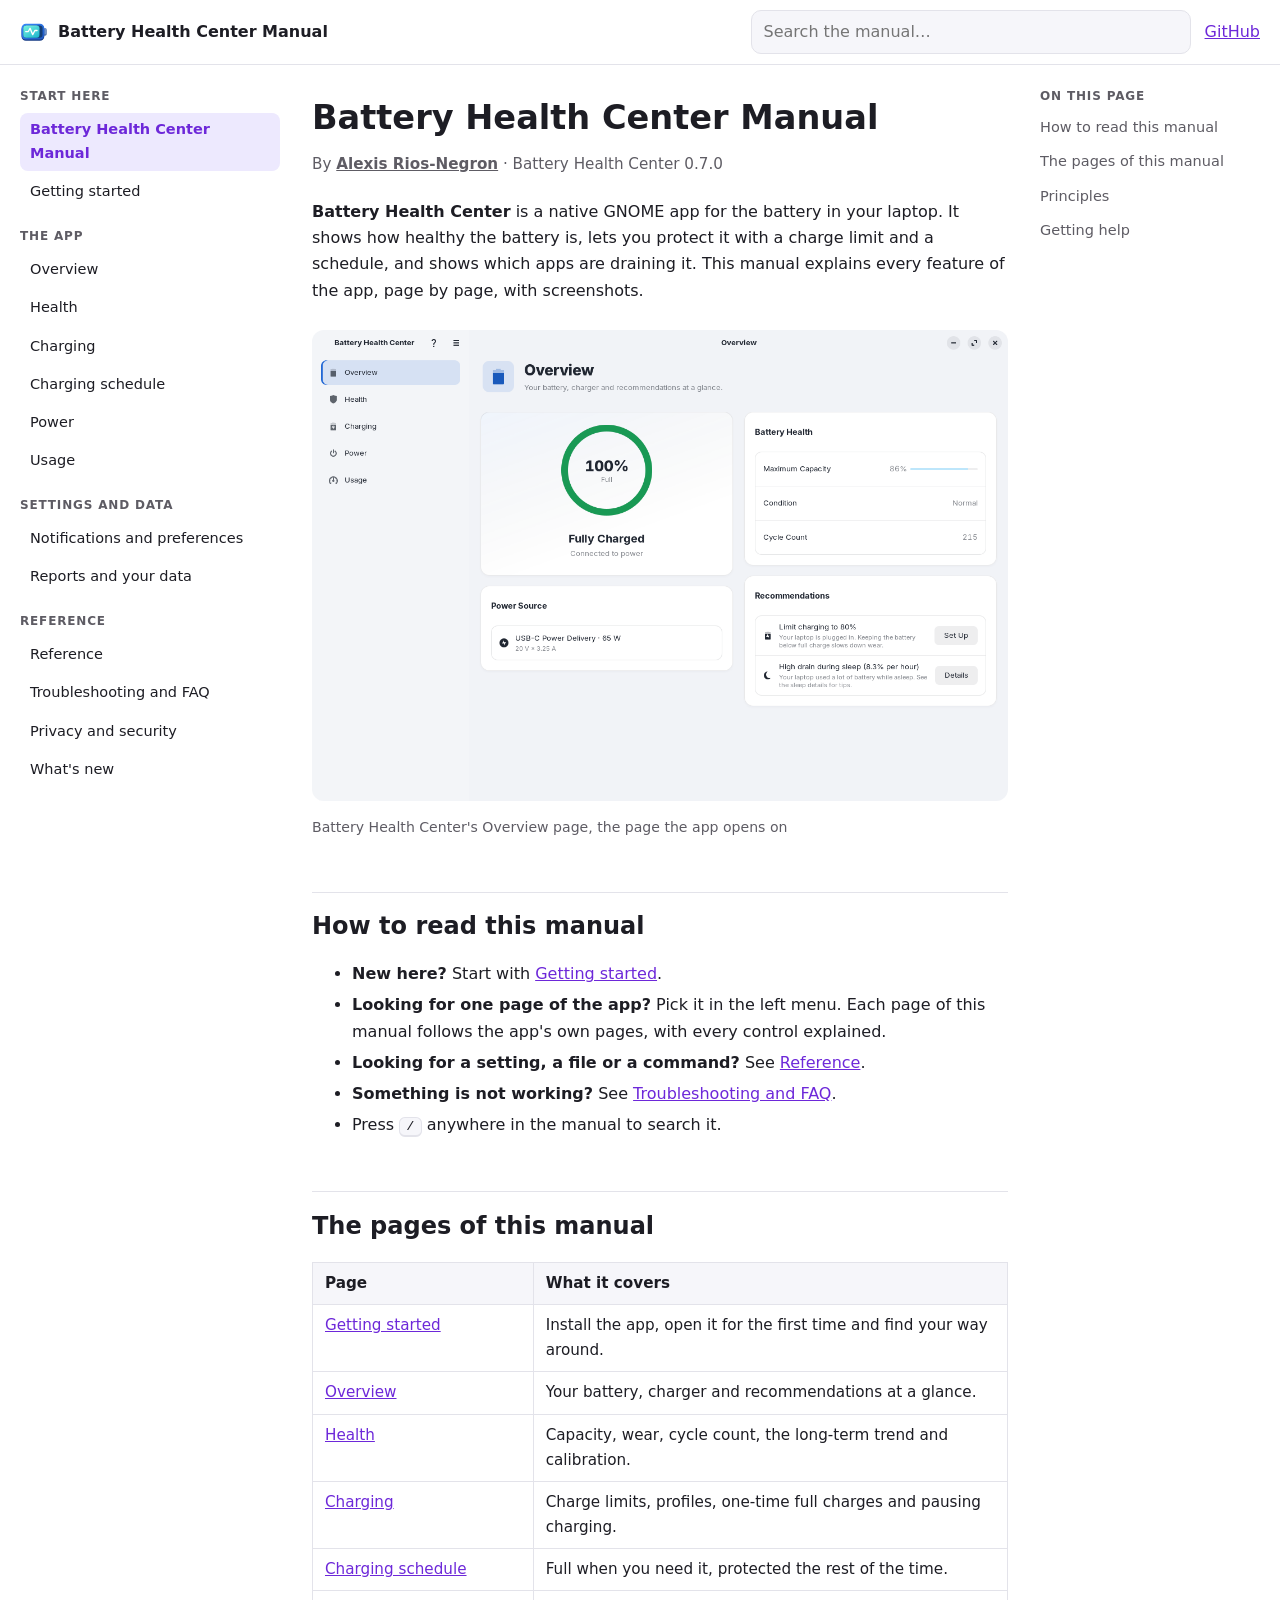
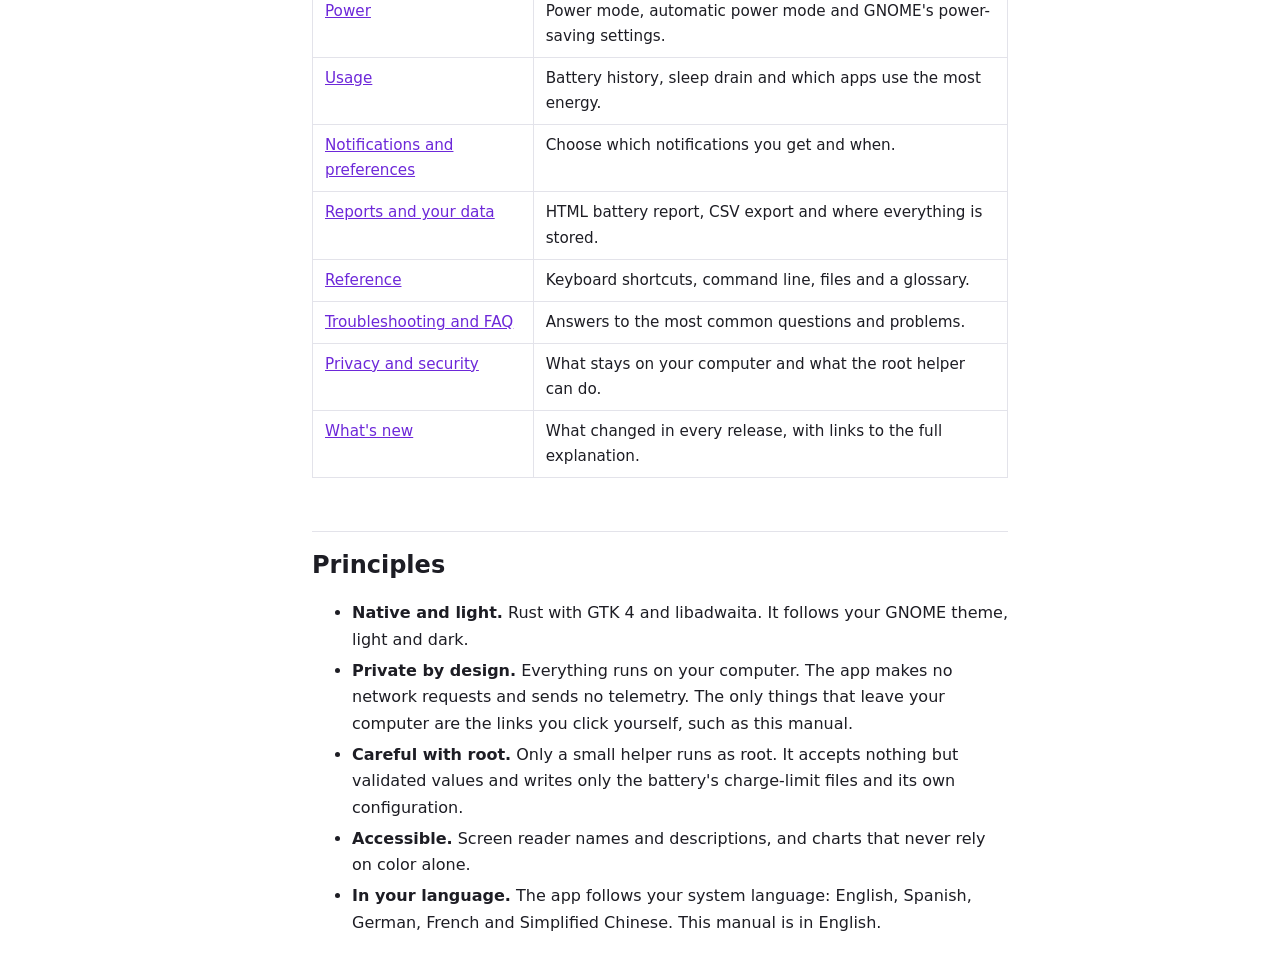
<file: docs/index.html>
<!doctype html>
<html lang="en"><head><meta charset="utf-8"><meta name="viewport" content="width=device-width, initial-scale=1">
<title>Battery Health Center Manual</title>
<meta http-equiv="refresh" content="0; url=manual/">
<link rel="canonical" href="https://arios4k.github.io/battery-health-center/manual/"></head>
<body><p>The manual is at <a href="manual/">manual/</a>.</p></body></html>
</file>
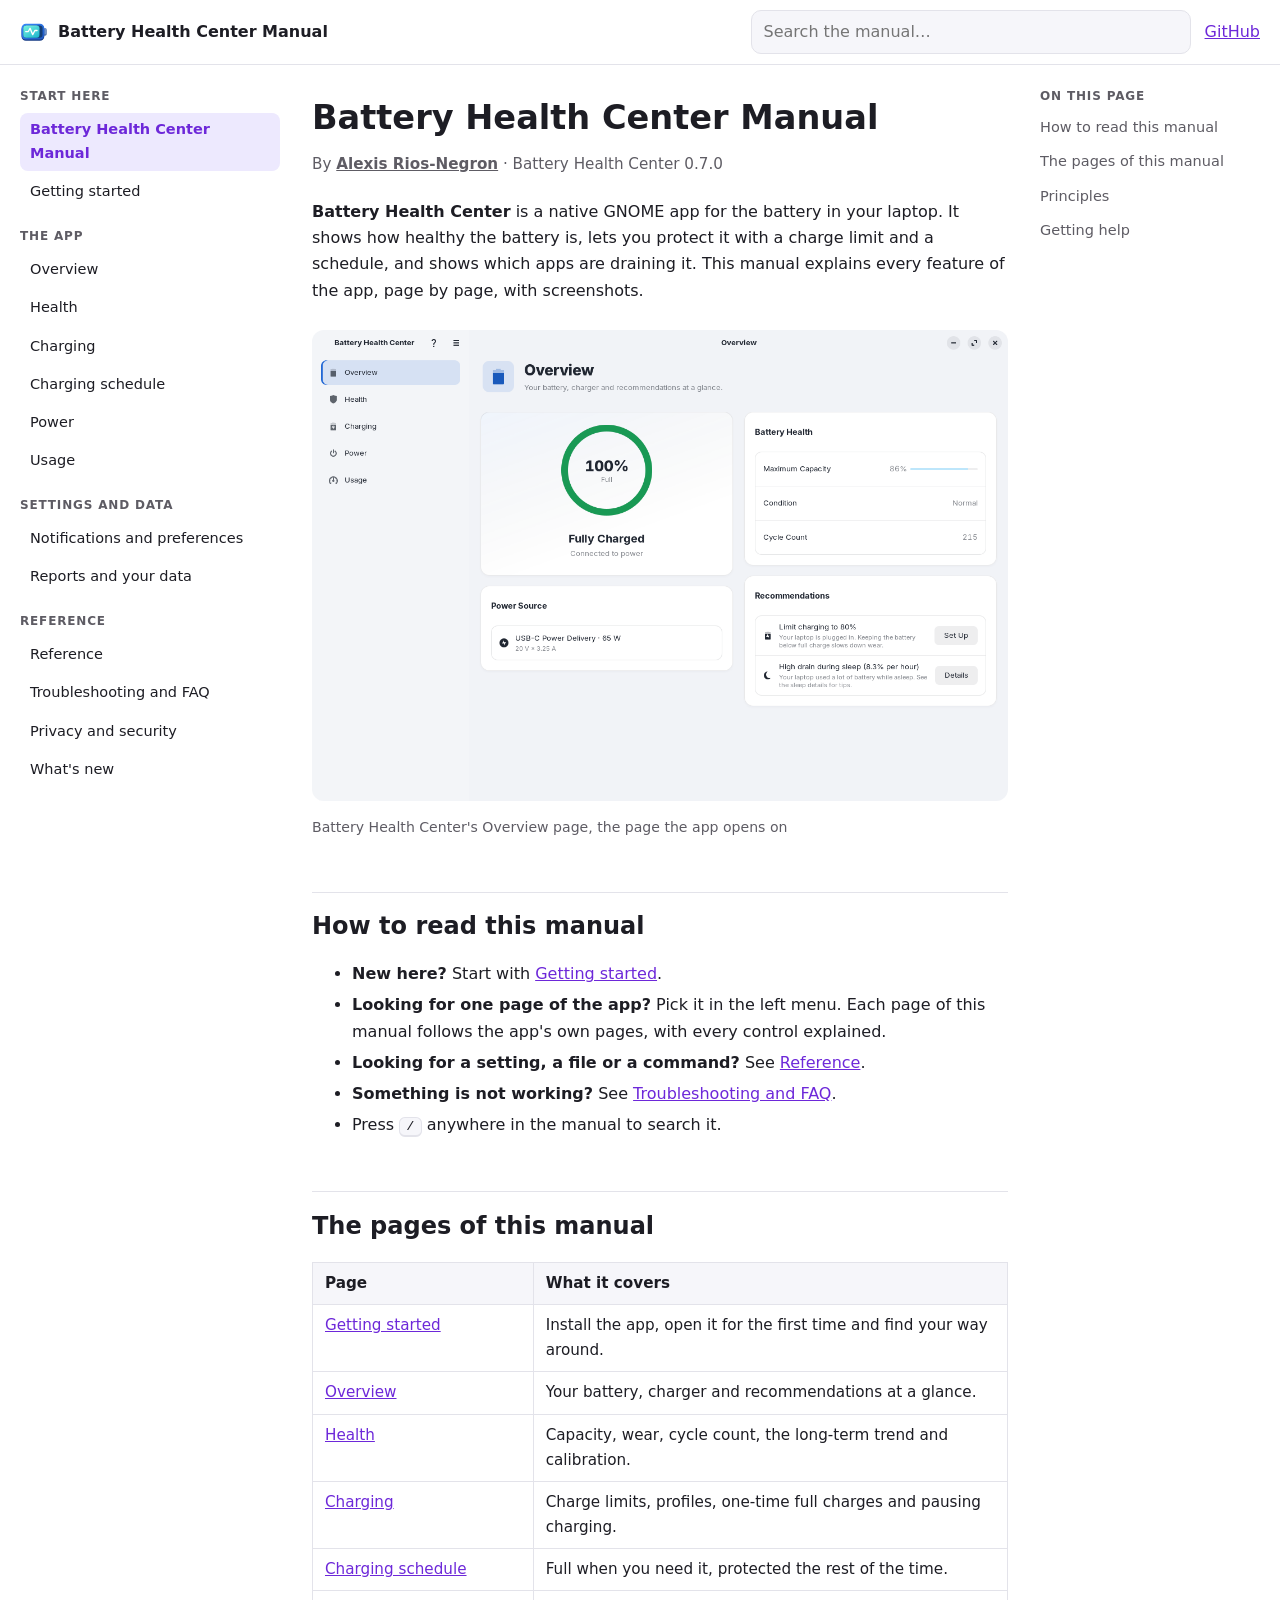
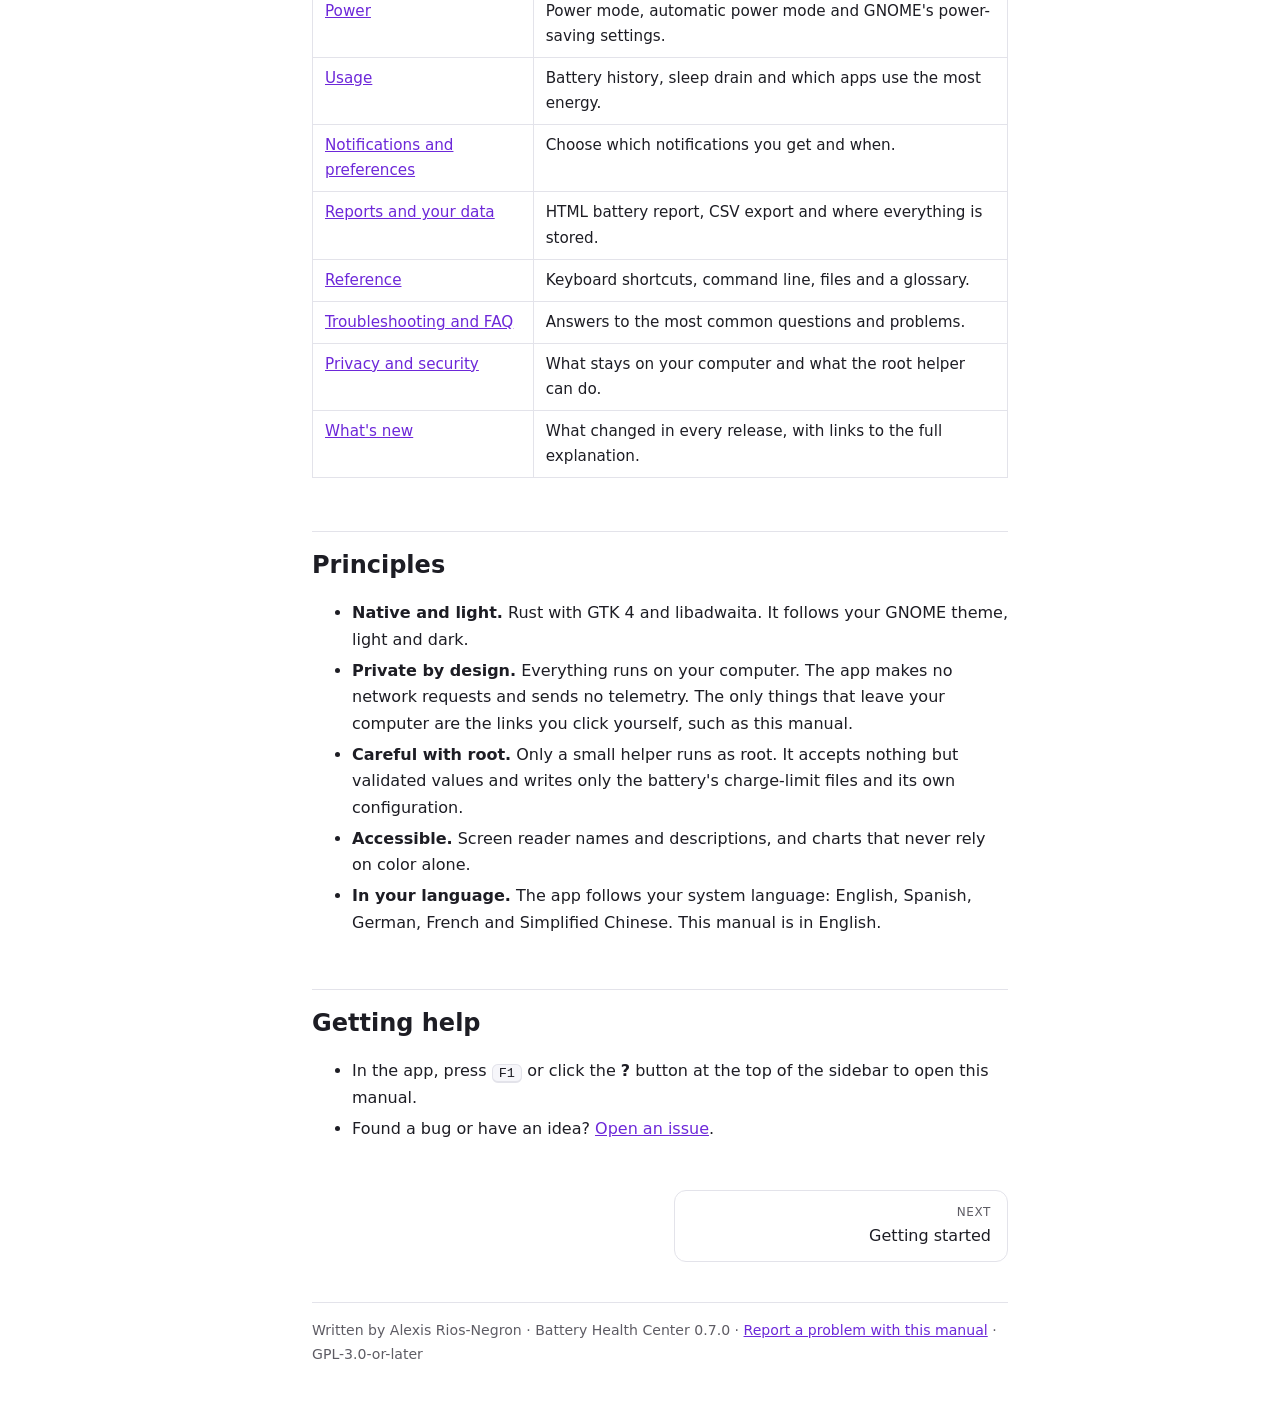
<file: docs/manual/index.html>
<!doctype html>
<html lang="en"><head><meta charset="utf-8"><meta name="viewport" content="width=device-width, initial-scale=1">
<title>Battery Health Center Manual · Battery Health Center Manual</title>
<meta name="description" content="Battery Health Center is a native GNOME app that shows battery health, protects it with charge limits and schedules, and shows which apps drain it.">
<link rel="icon" href="img/icon.svg"><link rel="stylesheet" href="style.css"></head>
<body>
<header class="top"><button class="menu" aria-label="Open the menu" aria-expanded="false" aria-controls="nav">☰</button>
<a class="brand" href="index.html"><img src="img/icon.svg" alt="" width="28" height="28"> <span>Battery Health Center Manual</span></a>
<button class="find" aria-label="Search the manual" aria-expanded="false">⌕</button>
<input id="q" type="search" placeholder="Search the manual…" aria-label="Search the manual" autocomplete="off">
<a class="ghost" href="https://github.com/arios4k/battery-health-center">GitHub</a></header>
<div id="results" class="results" hidden></div>
<div class="layout">
<aside class="side" id="nav" aria-label="Manual pages"><div class="drawer-head"><a class="brand" href="index.html"><img src="img/icon.svg" alt="" width="28" height="28"> <span>Battery Health Center Manual</span></a><button class="close" aria-label="Close the menu">✕ Close</button></div><div class="group"><div class="group-title">Start here</div><ul><li><a href="index.html" aria-current="page">Battery Health Center Manual</a></li><li><a href="getting-started.html">Getting started</a></li></ul></div><div class="group"><div class="group-title">The app</div><ul><li><a href="overview.html">Overview</a></li><li><a href="health.html">Health</a></li><li><a href="charging.html">Charging</a></li><li><a href="schedule.html">Charging schedule</a></li><li><a href="power.html">Power</a></li><li><a href="usage.html">Usage</a></li></ul></div><div class="group"><div class="group-title">Settings and data</div><ul><li><a href="preferences.html">Notifications and preferences</a></li><li><a href="data.html">Reports and your data</a></li></ul></div><div class="group"><div class="group-title">Reference</div><ul><li><a href="reference.html">Reference</a></li><li><a href="troubleshooting.html">Troubleshooting and FAQ</a></li><li><a href="privacy.html">Privacy and security</a></li><li><a href="whats-new.html">What&#x27;s new</a></li></ul></div></aside>
<main><details class="toc-m"><summary>On this page</summary><ul><li class="l2"><a href="#how-to-read-this-manual">How to read this manual</a></li><li class="l2"><a href="#the-pages">The pages of this manual</a></li><li class="l2"><a href="#principles">Principles</a></li><li class="l2"><a href="#getting-help">Getting help</a></li></ul></details><article><h1 id="battery-health-center-manual">Battery Health Center Manual</h1><p class="byline">By <a href="https://github.com/arios4k">Alexis Rios-Negron</a> · Battery Health Center 0.7.0</p>
<p><strong>Battery Health Center</strong> is a native GNOME app for the battery in your laptop. It shows how healthy the battery is, lets you protect it with a charge limit and a schedule, and shows which apps are draining it. This manual explains every feature of the app, page by page, with screenshots.</p>
<figure><picture><source media="(prefers-color-scheme: dark)" srcset="img/overview-dark.png"><img src="img/overview-light.png" alt="Battery Health Center&#x27;s Overview page, the page the app opens on" loading="lazy"></picture><figcaption>Battery Health Center's Overview page, the page the app opens on</figcaption></figure>
<h2 id="how-to-read-this-manual">How to read this manual<a class="anchor" href="#how-to-read-this-manual" aria-label="Link to this section">#</a></h2>
<ul>
<li><strong>New here?</strong> Start with <a href="getting-started.html">Getting started</a>.</li>
<li><strong>Looking for one page of the app?</strong> Pick it in the left menu. Each page of this manual follows the app's own pages, with every control explained.</li>
<li><strong>Looking for a setting, a file or a command?</strong> See <a href="reference.html">Reference</a>.</li>
<li><strong>Something is not working?</strong> See <a href="troubleshooting.html">Troubleshooting and FAQ</a>.</li>
<li>Press <kbd>/</kbd> anywhere in the manual to search it.</li>
</ul>
<h2 id="the-pages">The pages of this manual<a class="anchor" href="#the-pages" aria-label="Link to this section">#</a></h2>
<div class="table"><table><thead><tr><th>Page</th><th>What it covers</th></tr></thead><tbody><tr><td><a href="getting-started.html">Getting started</a></td><td>Install the app, open it for the first time and find your way around.</td></tr><tr><td><a href="overview.html">Overview</a></td><td>Your battery, charger and recommendations at a glance.</td></tr><tr><td><a href="health.html">Health</a></td><td>Capacity, wear, cycle count, the long-term trend and calibration.</td></tr><tr><td><a href="charging.html">Charging</a></td><td>Charge limits, profiles, one-time full charges and pausing charging.</td></tr><tr><td><a href="schedule.html">Charging schedule</a></td><td>Full when you need it, protected the rest of the time.</td></tr><tr><td><a href="power.html">Power</a></td><td>Power mode, automatic power mode and GNOME&#x27;s power-saving settings.</td></tr><tr><td><a href="usage.html">Usage</a></td><td>Battery history, sleep drain and which apps use the most energy.</td></tr><tr><td><a href="preferences.html">Notifications and preferences</a></td><td>Choose which notifications you get and when.</td></tr><tr><td><a href="data.html">Reports and your data</a></td><td>HTML battery report, CSV export and where everything is stored.</td></tr><tr><td><a href="reference.html">Reference</a></td><td>Keyboard shortcuts, command line, files and a glossary.</td></tr><tr><td><a href="troubleshooting.html">Troubleshooting and FAQ</a></td><td>Answers to the most common questions and problems.</td></tr><tr><td><a href="privacy.html">Privacy and security</a></td><td>What stays on your computer and what the root helper can do.</td></tr><tr><td><a href="whats-new.html">What&#x27;s new</a></td><td>What changed in every release, with links to the full explanation.</td></tr></tbody></table></div>
<h2 id="principles">Principles<a class="anchor" href="#principles" aria-label="Link to this section">#</a></h2>
<ul>
<li><strong>Native and light.</strong> Rust with GTK 4 and libadwaita. It follows your GNOME theme, light and dark.</li>
<li><strong>Private by design.</strong> Everything runs on your computer. The app makes no network requests and sends no telemetry. The only things that leave your computer are the links you click yourself, such as this manual.</li>
<li><strong>Careful with root.</strong> Only a small helper runs as root. It accepts nothing but validated values and writes only the battery's charge-limit files and its own configuration.</li>
<li><strong>Accessible.</strong> Screen reader names and descriptions, and charts that never rely on color alone.</li>
<li><strong>In your language.</strong> The app follows your system language: English, Spanish, German, French and Simplified Chinese. This manual is in English.</li>
</ul>
<h2 id="getting-help">Getting help<a class="anchor" href="#getting-help" aria-label="Link to this section">#</a></h2>
<ul>
<li>In the app, press <kbd>F1</kbd> or click the <strong>?</strong> button at the top of the sidebar to open this manual.</li>
<li>Found a bug or have an idea? <a href="https://github.com/arios4k/battery-health-center/issues">Open an issue</a>.</li>
</ul>
</article><nav class="pager" aria-label="Previous and next page"><span></span><a class="next" href="getting-started.html"><span>Next</span>Getting started</a></nav>
<footer>Written by Alexis Rios-Negron · Battery Health Center 0.7.0 · <a href="https://github.com/arios4k/battery-health-center/issues">Report a problem with this manual</a> · GPL-3.0-or-later</footer></main>
<aside class="toc" aria-label="On this page"><div class="group-title">On this page</div><ul><li class="l2"><a href="#how-to-read-this-manual">How to read this manual</a></li><li class="l2"><a href="#the-pages">The pages of this manual</a></li><li class="l2"><a href="#principles">Principles</a></li><li class="l2"><a href="#getting-help">Getting help</a></li></ul></aside>
</div><script src="manual.js"></script></body></html>
</file>
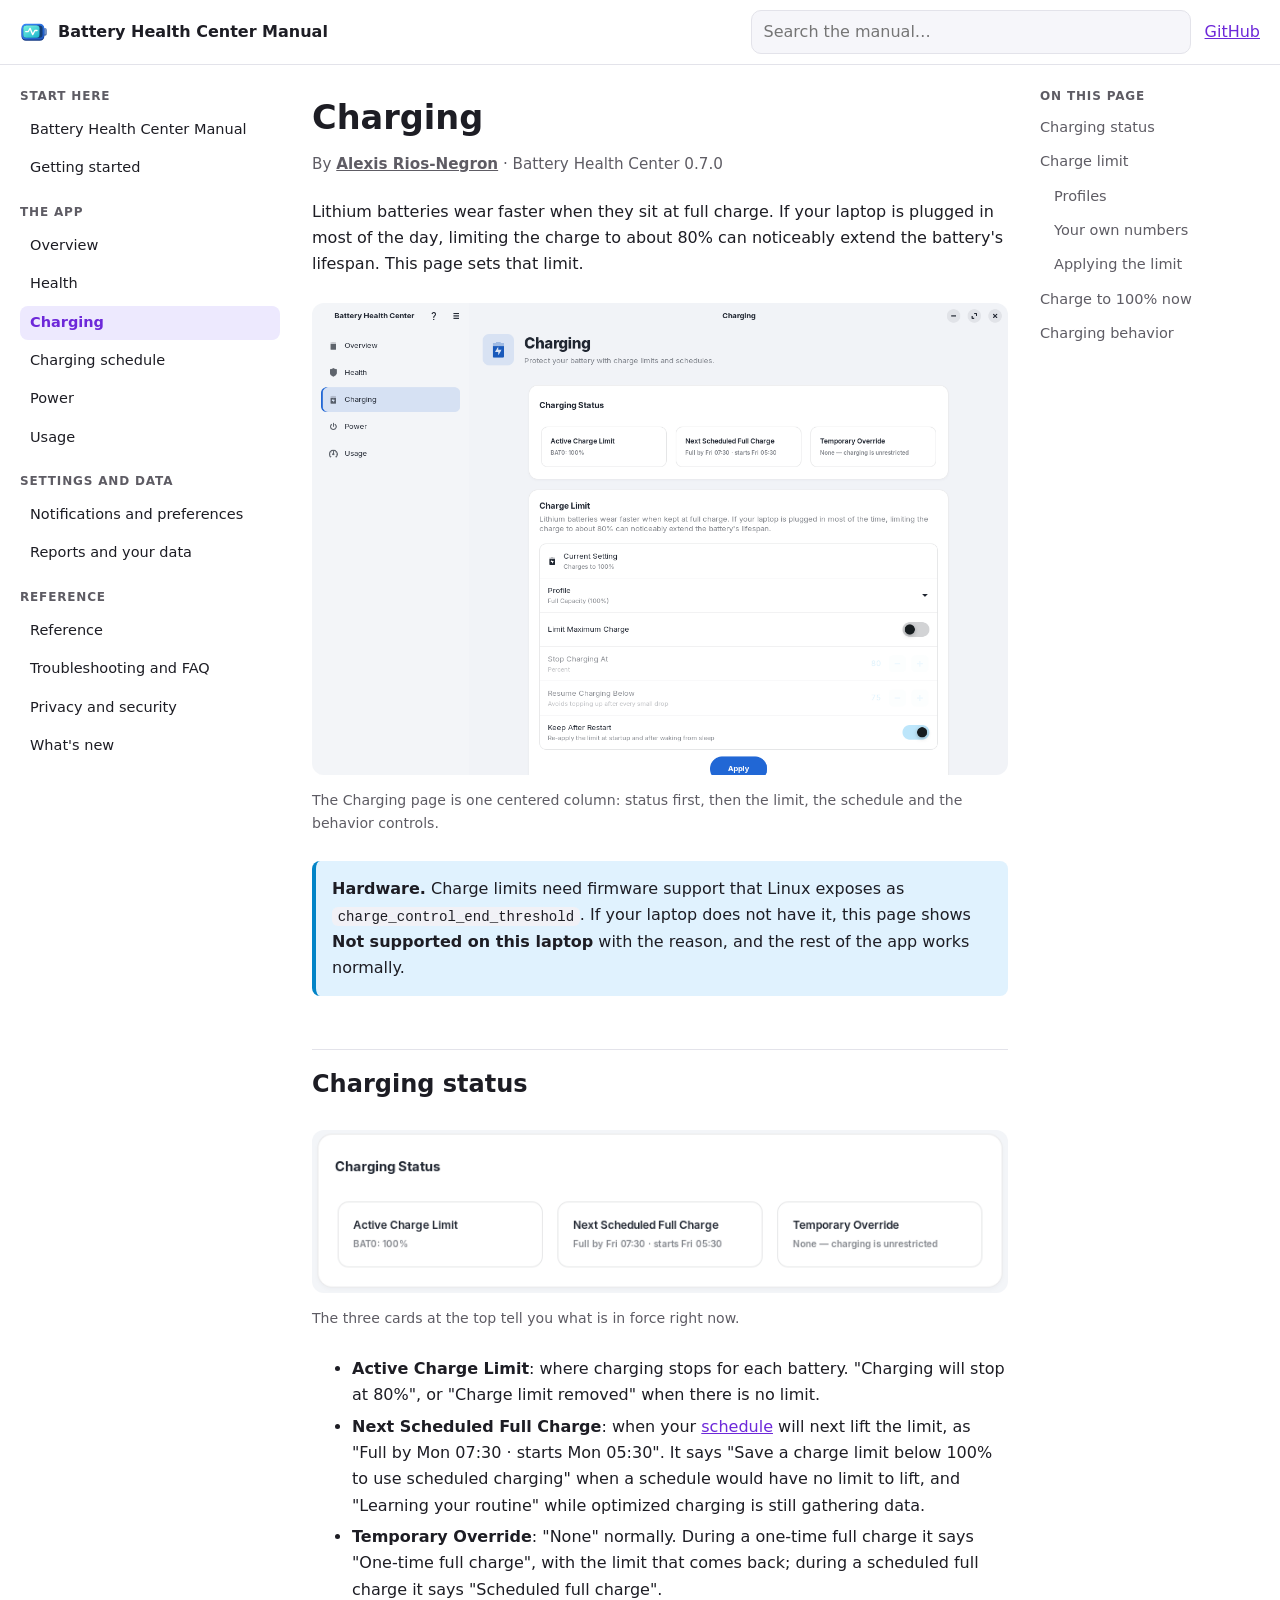
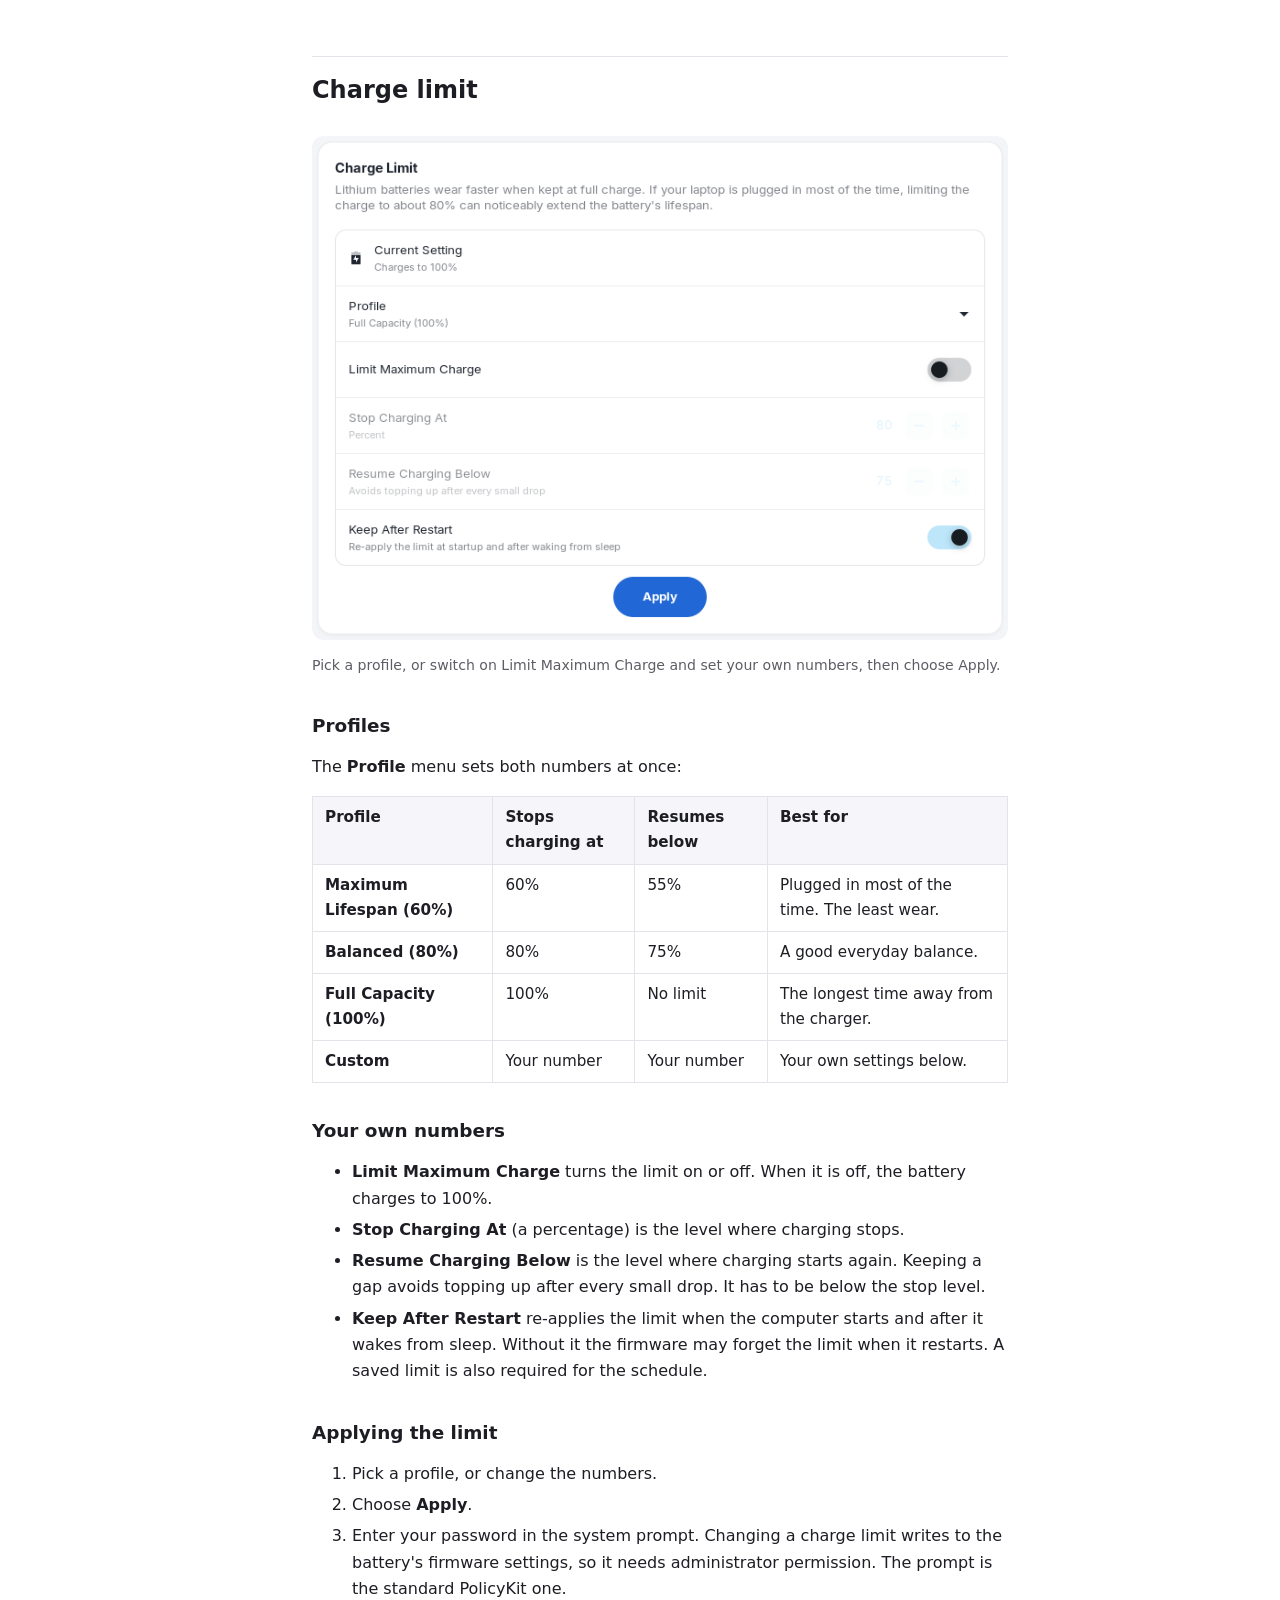
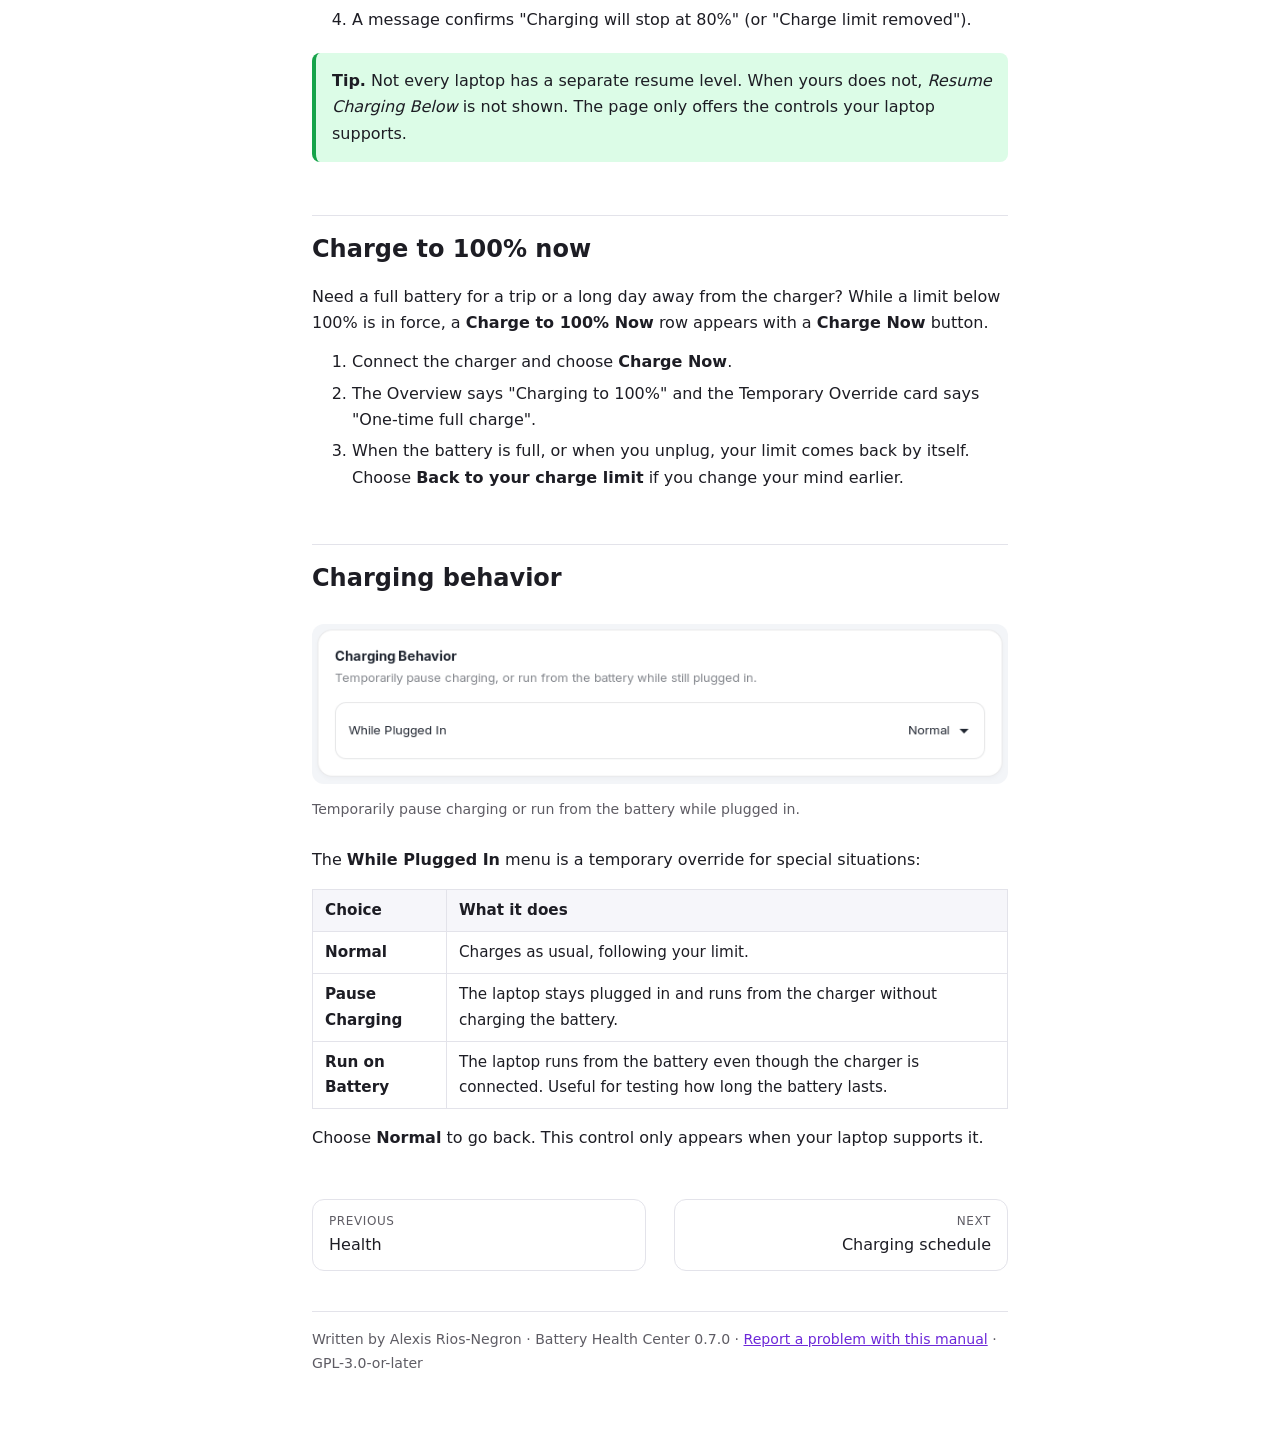
<file: docs/manual/charging.html>
<!doctype html>
<html lang="en"><head><meta charset="utf-8"><meta name="viewport" content="width=device-width, initial-scale=1">
<title>Charging · Battery Health Center Manual</title>
<meta name="description" content="Charge limits, profiles, one-time full charges and pausing charging.">
<link rel="icon" href="img/icon.svg"><link rel="stylesheet" href="style.css"></head>
<body>
<header class="top"><button class="menu" aria-label="Open the menu" aria-expanded="false" aria-controls="nav">☰</button>
<a class="brand" href="index.html"><img src="img/icon.svg" alt="" width="28" height="28"> <span>Battery Health Center Manual</span></a>
<button class="find" aria-label="Search the manual" aria-expanded="false">⌕</button>
<input id="q" type="search" placeholder="Search the manual…" aria-label="Search the manual" autocomplete="off">
<a class="ghost" href="https://github.com/arios4k/battery-health-center">GitHub</a></header>
<div id="results" class="results" hidden></div>
<div class="layout">
<aside class="side" id="nav" aria-label="Manual pages"><div class="drawer-head"><a class="brand" href="index.html"><img src="img/icon.svg" alt="" width="28" height="28"> <span>Battery Health Center Manual</span></a><button class="close" aria-label="Close the menu">✕ Close</button></div><div class="group"><div class="group-title">Start here</div><ul><li><a href="index.html">Battery Health Center Manual</a></li><li><a href="getting-started.html">Getting started</a></li></ul></div><div class="group"><div class="group-title">The app</div><ul><li><a href="overview.html">Overview</a></li><li><a href="health.html">Health</a></li><li><a href="charging.html" aria-current="page">Charging</a></li><li><a href="schedule.html">Charging schedule</a></li><li><a href="power.html">Power</a></li><li><a href="usage.html">Usage</a></li></ul></div><div class="group"><div class="group-title">Settings and data</div><ul><li><a href="preferences.html">Notifications and preferences</a></li><li><a href="data.html">Reports and your data</a></li></ul></div><div class="group"><div class="group-title">Reference</div><ul><li><a href="reference.html">Reference</a></li><li><a href="troubleshooting.html">Troubleshooting and FAQ</a></li><li><a href="privacy.html">Privacy and security</a></li><li><a href="whats-new.html">What&#x27;s new</a></li></ul></div></aside>
<main><details class="toc-m"><summary>On this page</summary><ul><li class="l2"><a href="#status">Charging status</a></li><li class="l2"><a href="#limit">Charge limit</a></li><li class="l3"><a href="#profiles">Profiles</a></li><li class="l3"><a href="#your-own-numbers">Your own numbers</a></li><li class="l3"><a href="#applying-the-limit">Applying the limit</a></li><li class="l2"><a href="#now">Charge to 100% now</a></li><li class="l2"><a href="#behavior">Charging behavior</a></li></ul></details><article><h1 id="charging">Charging</h1><p class="byline">By <a href="https://github.com/arios4k">Alexis Rios-Negron</a> · Battery Health Center 0.7.0</p>
<p>Lithium batteries wear faster when they sit at full charge. If your laptop is plugged in most of the day, limiting
the charge to about 80% can noticeably extend the battery's lifespan. This page sets that limit.</p>
<figure><picture><source media="(prefers-color-scheme: dark)" srcset="img/charging-dark.png"><img src="img/charging-light.png" alt="The Charging page showing the Charging Status cards, then the Charge Limit settings." loading="lazy"></picture><figcaption>The Charging page is one centered column: status first, then the limit, the schedule and the behavior controls.</figcaption></figure>
<div class="callout note"><p><strong>Hardware.</strong> Charge limits need firmware support that Linux exposes as <code>charge_control_end_threshold</code>. If your laptop does not have it, this page shows <strong>Not supported on this laptop</strong> with the reason, and the rest of the app works normally.</p></div>

<h2 id="status">Charging status<a class="anchor" href="#status" aria-label="Link to this section">#</a></h2>
<figure><picture><source media="(prefers-color-scheme: dark)" srcset="img/charging-status-dark.png"><img src="img/charging-status-light.png" alt="Three small cards: Active Charge Limit BAT0 100 percent, Next Scheduled Full Charge Full by Sun 10:00 starting Sun 08:00, and Temporary Override None, charging is unrestricted." loading="lazy"></picture><figcaption>The three cards at the top tell you what is in force right now.</figcaption></figure>
<ul>
<li><strong>Active Charge Limit</strong>: where charging stops for each battery. "Charging will stop at 80%", or "Charge limit removed" when there is no limit.</li>
<li><strong>Next Scheduled Full Charge</strong>: when your <a href="schedule.html">schedule</a> will next lift the limit, as "Full by Mon 07:30 · starts Mon 05:30". It says "Save a charge limit below 100% to use scheduled charging" when a schedule would have no limit to lift, and "Learning your routine" while optimized charging is still gathering data.</li>
<li><strong>Temporary Override</strong>: "None" normally. During a one-time full charge it says "One-time full charge", with the limit that comes back; during a scheduled full charge it says "Scheduled full charge".</li>
</ul>

<h2 id="limit">Charge limit<a class="anchor" href="#limit" aria-label="Link to this section">#</a></h2>
<figure><picture><source media="(prefers-color-scheme: dark)" srcset="img/charging-limit-dark.png"><img src="img/charging-limit-light.png" alt="The Charge Limit card with Current Setting Charges to 100 percent, a Profile menu, the Limit Maximum Charge switch, Stop Charging At and Resume Charging Below spin buttons, Keep After Restart, and an Apply button." loading="lazy"></picture><figcaption>Pick a profile, or switch on Limit Maximum Charge and set your own numbers, then choose Apply.</figcaption></figure>
<h3 id="profiles">Profiles<a class="anchor" href="#profiles" aria-label="Link to this section">#</a></h3>
<p>The <strong>Profile</strong> menu sets both numbers at once:</p>
<div class="table"><table><thead><tr><th scope="col">Profile</th><th scope="col">Stops charging at</th><th scope="col">Resumes below</th><th scope="col">Best for</th></tr></thead><tbody><tr><td><strong>Maximum Lifespan (60%)</strong></td><td>60%</td><td>55%</td><td>Plugged in most of the time. The least wear.</td></tr><tr><td><strong>Balanced (80%)</strong></td><td>80%</td><td>75%</td><td>A good everyday balance.</td></tr><tr><td><strong>Full Capacity (100%)</strong></td><td>100%</td><td>No limit</td><td>The longest time away from the charger.</td></tr><tr><td><strong>Custom</strong></td><td>Your number</td><td>Your number</td><td>Your own settings below.</td></tr></tbody></table></div>
<h3 id="your-own-numbers">Your own numbers<a class="anchor" href="#your-own-numbers" aria-label="Link to this section">#</a></h3>
<ul>
<li><strong>Limit Maximum Charge</strong> turns the limit on or off. When it is off, the battery charges to 100%.</li>
<li><strong>Stop Charging At</strong> (a percentage) is the level where charging stops.</li>
<li><strong>Resume Charging Below</strong> is the level where charging starts again. Keeping a gap avoids topping up after every small drop. It has to be below the stop level.</li>
<li><strong>Keep After Restart</strong> re-applies the limit when the computer starts and after it wakes from sleep. Without it the firmware may forget the limit when it restarts. A saved limit is also required for the schedule.</li>
</ul>
<h3 id="applying-the-limit">Applying the limit<a class="anchor" href="#applying-the-limit" aria-label="Link to this section">#</a></h3>
<ol><li>Pick a profile, or change the numbers.</li><li>Choose <strong>Apply</strong>.</li><li>Enter your password in the system prompt. Changing a charge limit writes to the battery's firmware settings, so it needs administrator permission. The prompt is the standard PolicyKit one.</li><li>A message confirms "Charging will stop at 80%" (or "Charge limit removed").</li></ol>
<div class="callout tip"><p><strong>Tip.</strong> Not every laptop has a separate resume level. When yours does not, <em>Resume Charging Below</em> is not shown. The page only offers the controls your laptop supports.</p></div>

<h2 id="now">Charge to 100% now<a class="anchor" href="#now" aria-label="Link to this section">#</a></h2>
<p>Need a full battery for a trip or a long day away from the charger? While a limit below 100% is in force, a <strong>Charge to 100% Now</strong> row
appears with a <strong>Charge Now</strong> button.</p>
<ol><li>Connect the charger and choose <strong>Charge Now</strong>.</li><li>The Overview says "Charging to 100%" and the Temporary Override card says "One-time full charge".</li><li>When the battery is full, or when you unplug, your limit comes back by itself. Choose <strong>Back to your charge limit</strong> if you change your mind earlier.</li></ol>

<h2 id="behavior">Charging behavior<a class="anchor" href="#behavior" aria-label="Link to this section">#</a></h2>
<figure><picture><source media="(prefers-color-scheme: dark)" srcset="img/charging-behavior-dark.png"><img src="img/charging-behavior-light.png" alt="The Charging Behavior card with a While Plugged In menu set to Normal." loading="lazy"></picture><figcaption>Temporarily pause charging or run from the battery while plugged in.</figcaption></figure>
<p>The <strong>While Plugged In</strong> menu is a temporary override for special situations:</p>
<div class="table"><table><thead><tr><th scope="col">Choice</th><th scope="col">What it does</th></tr></thead><tbody><tr><td><strong>Normal</strong></td><td>Charges as usual, following your limit.</td></tr><tr><td><strong>Pause Charging</strong></td><td>The laptop stays plugged in and runs from the charger without charging the battery.</td></tr><tr><td><strong>Run on Battery</strong></td><td>The laptop runs from the battery even though the charger is connected. Useful for testing how long the battery lasts.</td></tr></tbody></table></div>
<p>Choose <strong>Normal</strong> to go back. This control only appears when your laptop supports it.</p>
</article><nav class="pager" aria-label="Previous and next page"><a class="prev" href="health.html"><span>Previous</span>Health</a><a class="next" href="schedule.html"><span>Next</span>Charging schedule</a></nav>
<footer>Written by Alexis Rios-Negron · Battery Health Center 0.7.0 · <a href="https://github.com/arios4k/battery-health-center/issues">Report a problem with this manual</a> · GPL-3.0-or-later</footer></main>
<aside class="toc" aria-label="On this page"><div class="group-title">On this page</div><ul><li class="l2"><a href="#status">Charging status</a></li><li class="l2"><a href="#limit">Charge limit</a></li><li class="l3"><a href="#profiles">Profiles</a></li><li class="l3"><a href="#your-own-numbers">Your own numbers</a></li><li class="l3"><a href="#applying-the-limit">Applying the limit</a></li><li class="l2"><a href="#now">Charge to 100% now</a></li><li class="l2"><a href="#behavior">Charging behavior</a></li></ul></aside>
</div><script src="manual.js"></script></body></html>
</file>
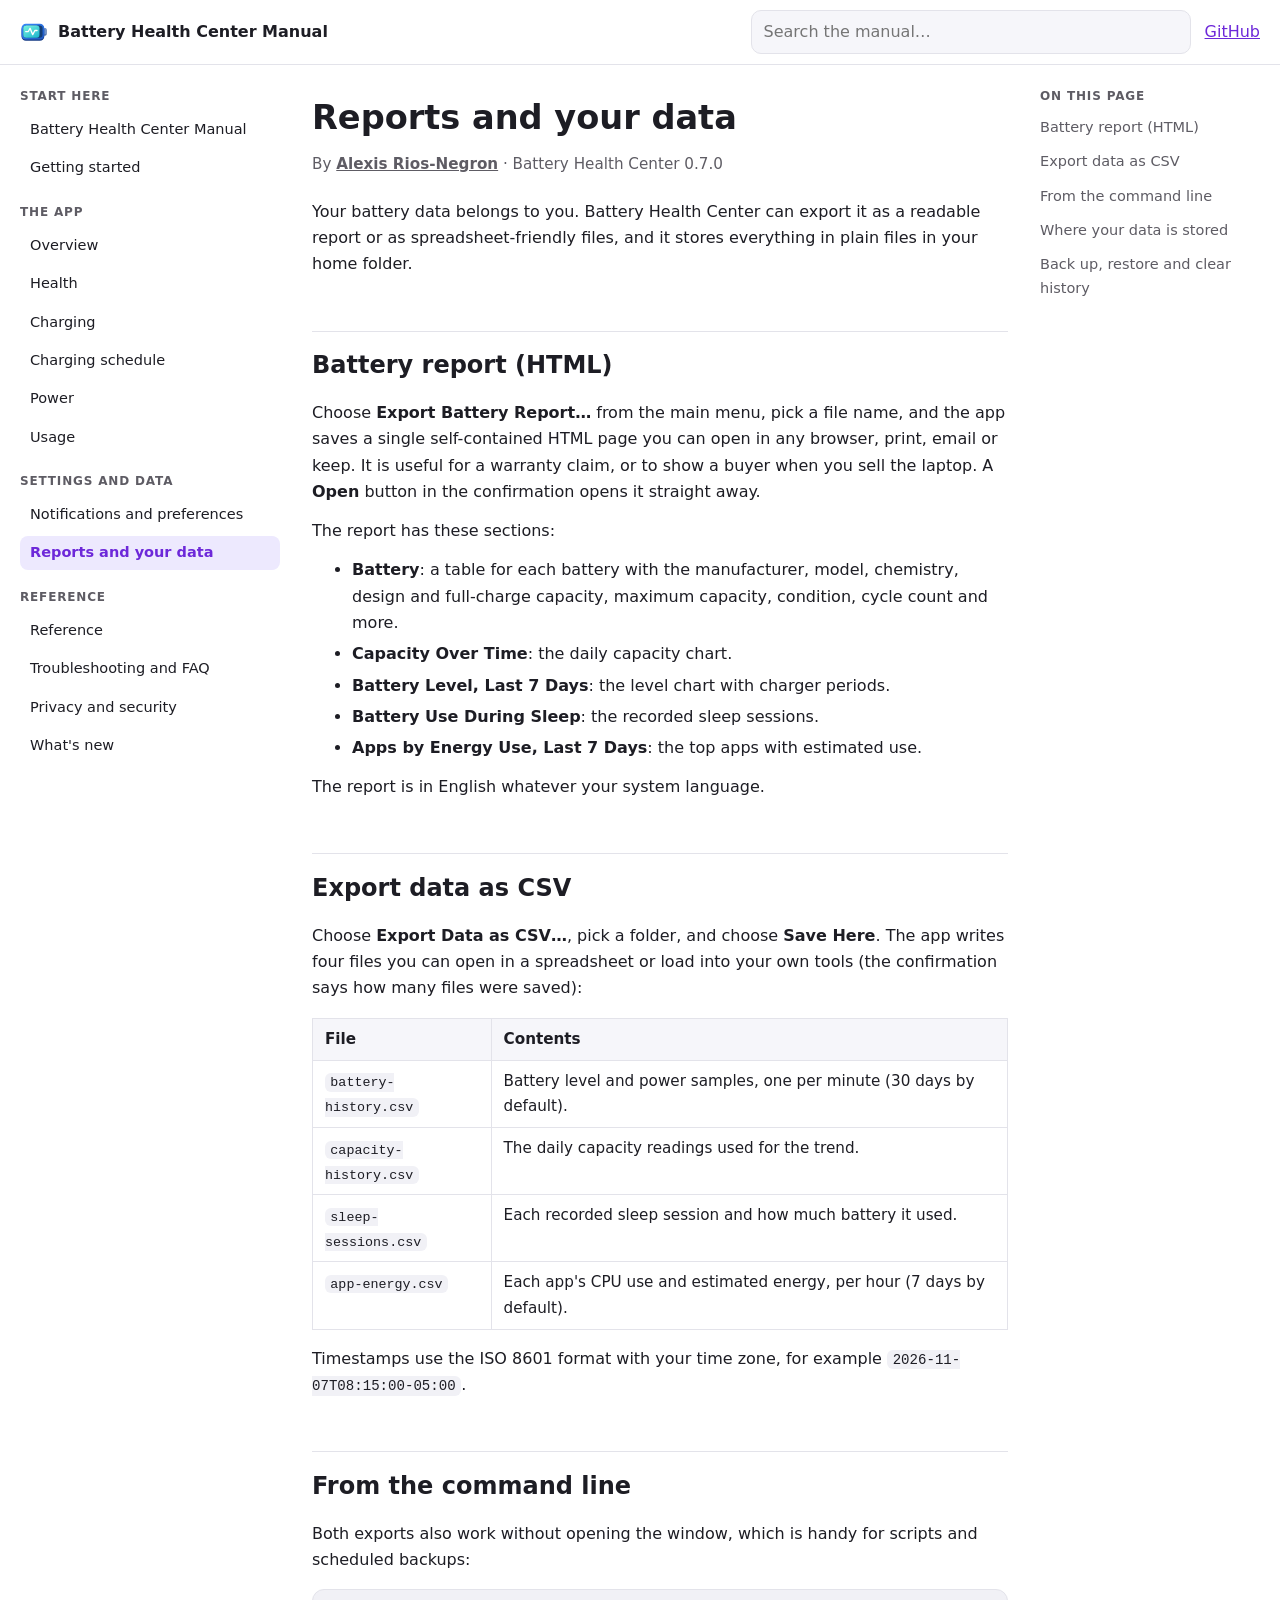
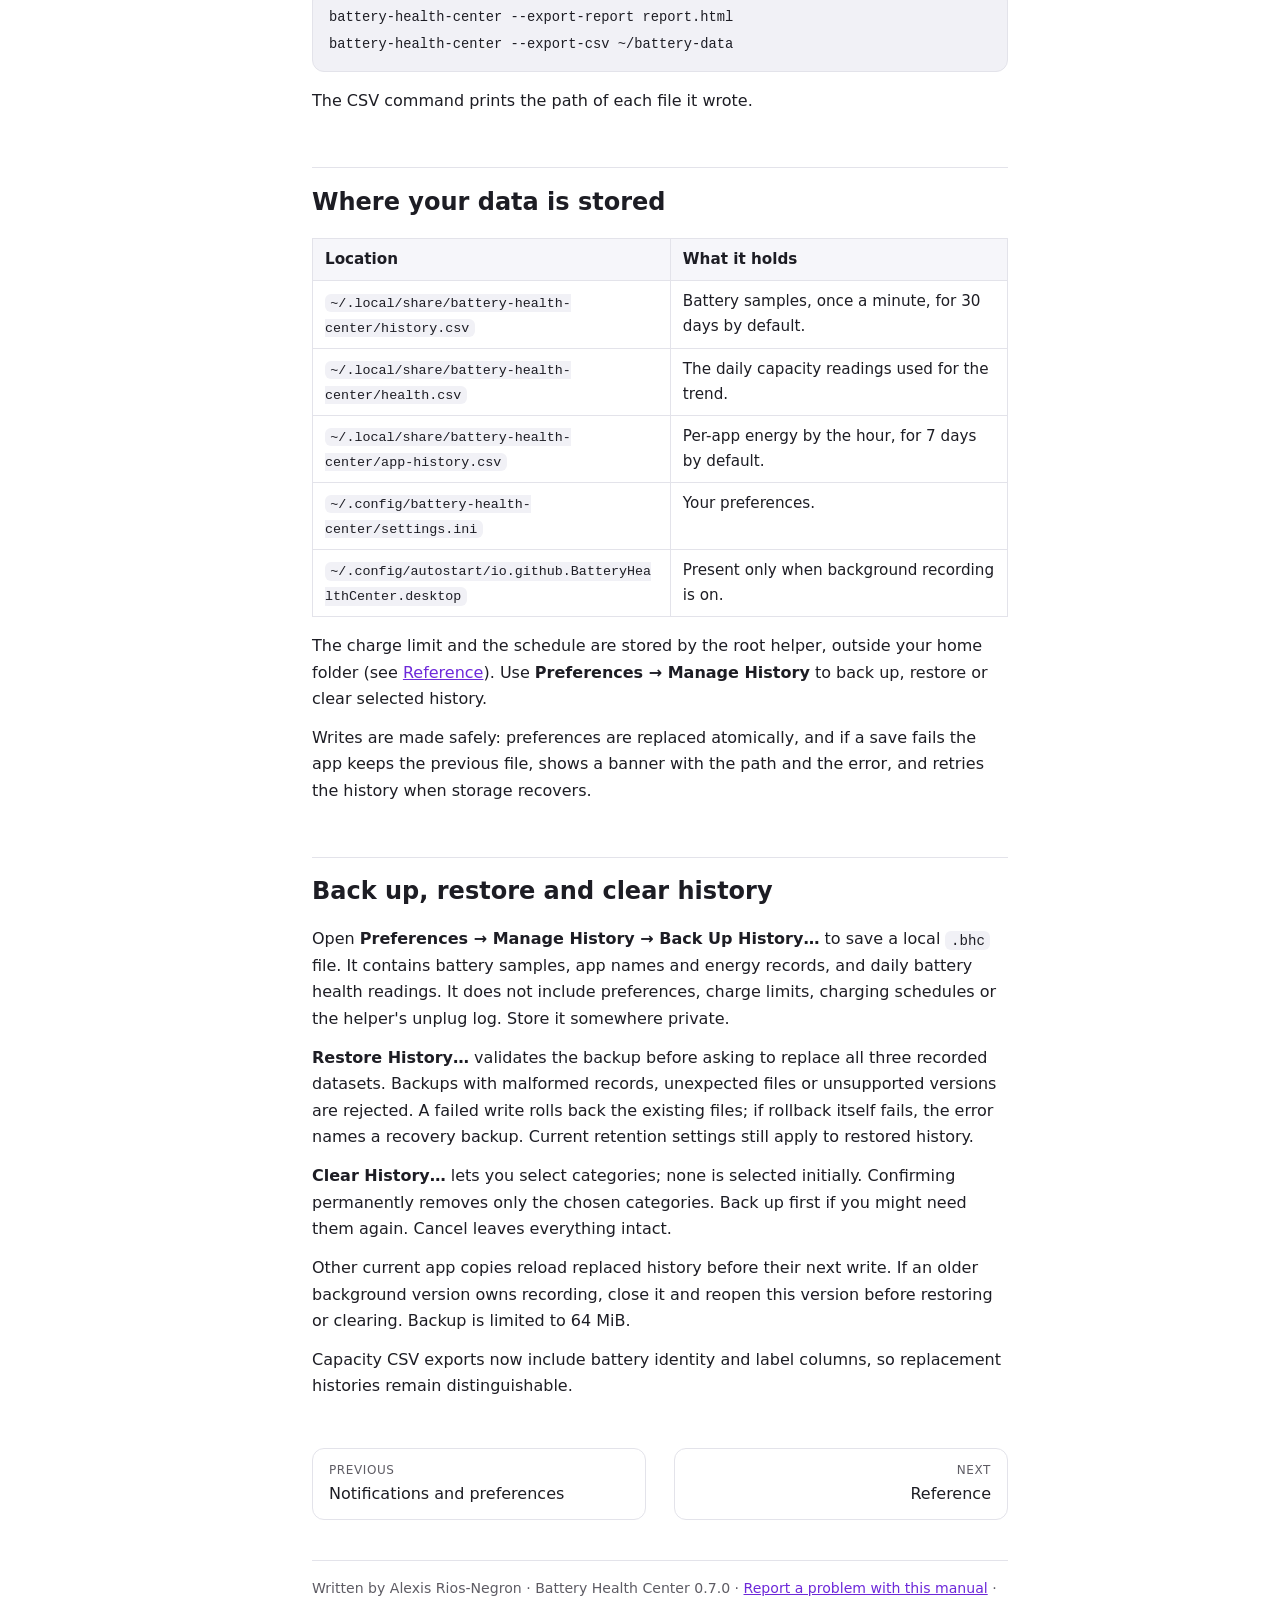
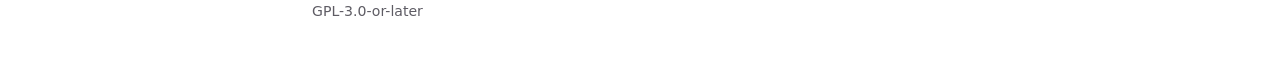
<file: docs/manual/data.html>
<!doctype html>
<html lang="en"><head><meta charset="utf-8"><meta name="viewport" content="width=device-width, initial-scale=1">
<title>Reports and your data · Battery Health Center Manual</title>
<meta name="description" content="HTML battery report, CSV export and where everything is stored.">
<link rel="icon" href="img/icon.svg"><link rel="stylesheet" href="style.css"></head>
<body>
<header class="top"><button class="menu" aria-label="Open the menu" aria-expanded="false" aria-controls="nav">☰</button>
<a class="brand" href="index.html"><img src="img/icon.svg" alt="" width="28" height="28"> <span>Battery Health Center Manual</span></a>
<button class="find" aria-label="Search the manual" aria-expanded="false">⌕</button>
<input id="q" type="search" placeholder="Search the manual…" aria-label="Search the manual" autocomplete="off">
<a class="ghost" href="https://github.com/arios4k/battery-health-center">GitHub</a></header>
<div id="results" class="results" hidden></div>
<div class="layout">
<aside class="side" id="nav" aria-label="Manual pages"><div class="drawer-head"><a class="brand" href="index.html"><img src="img/icon.svg" alt="" width="28" height="28"> <span>Battery Health Center Manual</span></a><button class="close" aria-label="Close the menu">✕ Close</button></div><div class="group"><div class="group-title">Start here</div><ul><li><a href="index.html">Battery Health Center Manual</a></li><li><a href="getting-started.html">Getting started</a></li></ul></div><div class="group"><div class="group-title">The app</div><ul><li><a href="overview.html">Overview</a></li><li><a href="health.html">Health</a></li><li><a href="charging.html">Charging</a></li><li><a href="schedule.html">Charging schedule</a></li><li><a href="power.html">Power</a></li><li><a href="usage.html">Usage</a></li></ul></div><div class="group"><div class="group-title">Settings and data</div><ul><li><a href="preferences.html">Notifications and preferences</a></li><li><a href="data.html" aria-current="page">Reports and your data</a></li></ul></div><div class="group"><div class="group-title">Reference</div><ul><li><a href="reference.html">Reference</a></li><li><a href="troubleshooting.html">Troubleshooting and FAQ</a></li><li><a href="privacy.html">Privacy and security</a></li><li><a href="whats-new.html">What&#x27;s new</a></li></ul></div></aside>
<main><details class="toc-m"><summary>On this page</summary><ul><li class="l2"><a href="#report">Battery report (HTML)</a></li><li class="l2"><a href="#csv">Export data as CSV</a></li><li class="l2"><a href="#cli">From the command line</a></li><li class="l2"><a href="#stored">Where your data is stored</a></li><li class="l2"><a href="#manage">Back up, restore and clear history</a></li></ul></details><article><h1 id="reports-and-your-data">Reports and your data</h1><p class="byline">By <a href="https://github.com/arios4k">Alexis Rios-Negron</a> · Battery Health Center 0.7.0</p>
<p>Your battery data belongs to you. Battery Health Center can export it as a readable report or as spreadsheet-friendly files, and
it stores everything in plain files in your home folder.</p>

<h2 id="report">Battery report (HTML)<a class="anchor" href="#report" aria-label="Link to this section">#</a></h2>
<p>Choose <strong>Export Battery Report…</strong> from the main menu, pick a file name, and the app saves a single self-contained
HTML page you can open in any browser, print, email or keep. It is useful for a warranty claim, or to show a buyer when you sell the laptop. A <strong>Open</strong> button in the confirmation opens it straight away.</p>
<p>The report has these sections:</p>
<ul>
<li><strong>Battery</strong>: a table for each battery with the manufacturer, model, chemistry, design and full-charge capacity, maximum capacity, condition, cycle count and more.</li>
<li><strong>Capacity Over Time</strong>: the daily capacity chart.</li>
<li><strong>Battery Level, Last 7 Days</strong>: the level chart with charger periods.</li>
<li><strong>Battery Use During Sleep</strong>: the recorded sleep sessions.</li>
<li><strong>Apps by Energy Use, Last 7 Days</strong>: the top apps with estimated use.</li>
</ul>
<p>The report is in English whatever your system language.</p>

<h2 id="csv">Export data as CSV<a class="anchor" href="#csv" aria-label="Link to this section">#</a></h2>
<p>Choose <strong>Export Data as CSV…</strong>, pick a folder, and choose <strong>Save Here</strong>. The app writes four files you can open in a spreadsheet
or load into your own tools (the confirmation says how many files were saved):</p>
<div class="table"><table><thead><tr><th scope="col">File</th><th scope="col">Contents</th></tr></thead><tbody><tr><td><code>battery-history.csv</code></td><td>Battery level and power samples, one per minute (30 days by default).</td></tr><tr><td><code>capacity-history.csv</code></td><td>The daily capacity readings used for the trend.</td></tr><tr><td><code>sleep-sessions.csv</code></td><td>Each recorded sleep session and how much battery it used.</td></tr><tr><td><code>app-energy.csv</code></td><td>Each app's CPU use and estimated energy, per hour (7 days by default).</td></tr></tbody></table></div>
<p>Timestamps use the ISO 8601 format with your time zone, for example <code>2026-11-07T08:15:00-05:00</code>.</p>

<h2 id="cli">From the command line<a class="anchor" href="#cli" aria-label="Link to this section">#</a></h2>
<p>Both exports also work without opening the window, which is handy for scripts and scheduled backups:</p>
<pre><code>battery-health-center --export-report report.html
battery-health-center --export-csv ~/battery-data</code></pre>
<p>The CSV command prints the path of each file it wrote.</p>

<h2 id="stored">Where your data is stored<a class="anchor" href="#stored" aria-label="Link to this section">#</a></h2>
<div class="table"><table><thead><tr><th scope="col">Location</th><th scope="col">What it holds</th></tr></thead><tbody><tr><td><code>~/.local/share/battery-health-center/history.csv</code></td><td>Battery samples, once a minute, for 30 days by default.</td></tr><tr><td><code>~/.local/share/battery-health-center/health.csv</code></td><td>The daily capacity readings used for the trend.</td></tr><tr><td><code>~/.local/share/battery-health-center/app-history.csv</code></td><td>Per-app energy by the hour, for 7 days by default.</td></tr><tr><td><code>~/.config/battery-health-center/settings.ini</code></td><td>Your preferences.</td></tr><tr><td><code>~/.config/autostart/io.github.BatteryHealthCenter.desktop</code></td><td>Present only when background recording is on.</td></tr></tbody></table></div>
<p>The charge limit and the schedule are stored by the root helper, outside your home folder (see <a href="reference.html#files">Reference</a>).
Use <strong>Preferences → Manage History</strong> to back up, restore or clear selected history.</p>
<p>Writes are made safely: preferences are replaced atomically, and if a save fails the app keeps the previous file, shows a banner with the path and the error, and retries the history when storage recovers.</p>

<h2 id="manage">Back up, restore and clear history<a class="anchor" href="#manage" aria-label="Link to this section">#</a></h2>
<p>Open <strong>Preferences → Manage History → Back Up History…</strong> to save a local <code>.bhc</code> file.
It contains battery samples, app names and energy records, and daily battery health readings. It does not include preferences,
charge limits, charging schedules or the helper's unplug log. Store it somewhere private.</p>
<p><strong>Restore History…</strong> validates the backup before asking to replace all three recorded datasets.
Backups with malformed records, unexpected files or unsupported versions are rejected. A failed write rolls back the existing files;
if rollback itself fails, the error names a recovery backup. Current retention settings still apply to restored history.</p>
<p><strong>Clear History…</strong> lets you select categories; none is selected initially. Confirming permanently removes
only the chosen categories. Back up first if you might need them again. Cancel leaves everything intact.</p>
<p>Other current app copies reload replaced history before their next write. If an older background version owns recording,
close it and reopen this version before restoring or clearing. Backup is limited to 64 MiB.</p>
<p>Capacity CSV exports now include battery identity and label columns, so replacement histories remain distinguishable.</p>
</article><nav class="pager" aria-label="Previous and next page"><a class="prev" href="preferences.html"><span>Previous</span>Notifications and preferences</a><a class="next" href="reference.html"><span>Next</span>Reference</a></nav>
<footer>Written by Alexis Rios-Negron · Battery Health Center 0.7.0 · <a href="https://github.com/arios4k/battery-health-center/issues">Report a problem with this manual</a> · GPL-3.0-or-later</footer></main>
<aside class="toc" aria-label="On this page"><div class="group-title">On this page</div><ul><li class="l2"><a href="#report">Battery report (HTML)</a></li><li class="l2"><a href="#csv">Export data as CSV</a></li><li class="l2"><a href="#cli">From the command line</a></li><li class="l2"><a href="#stored">Where your data is stored</a></li><li class="l2"><a href="#manage">Back up, restore and clear history</a></li></ul></aside>
</div><script src="manual.js"></script></body></html>
</file>
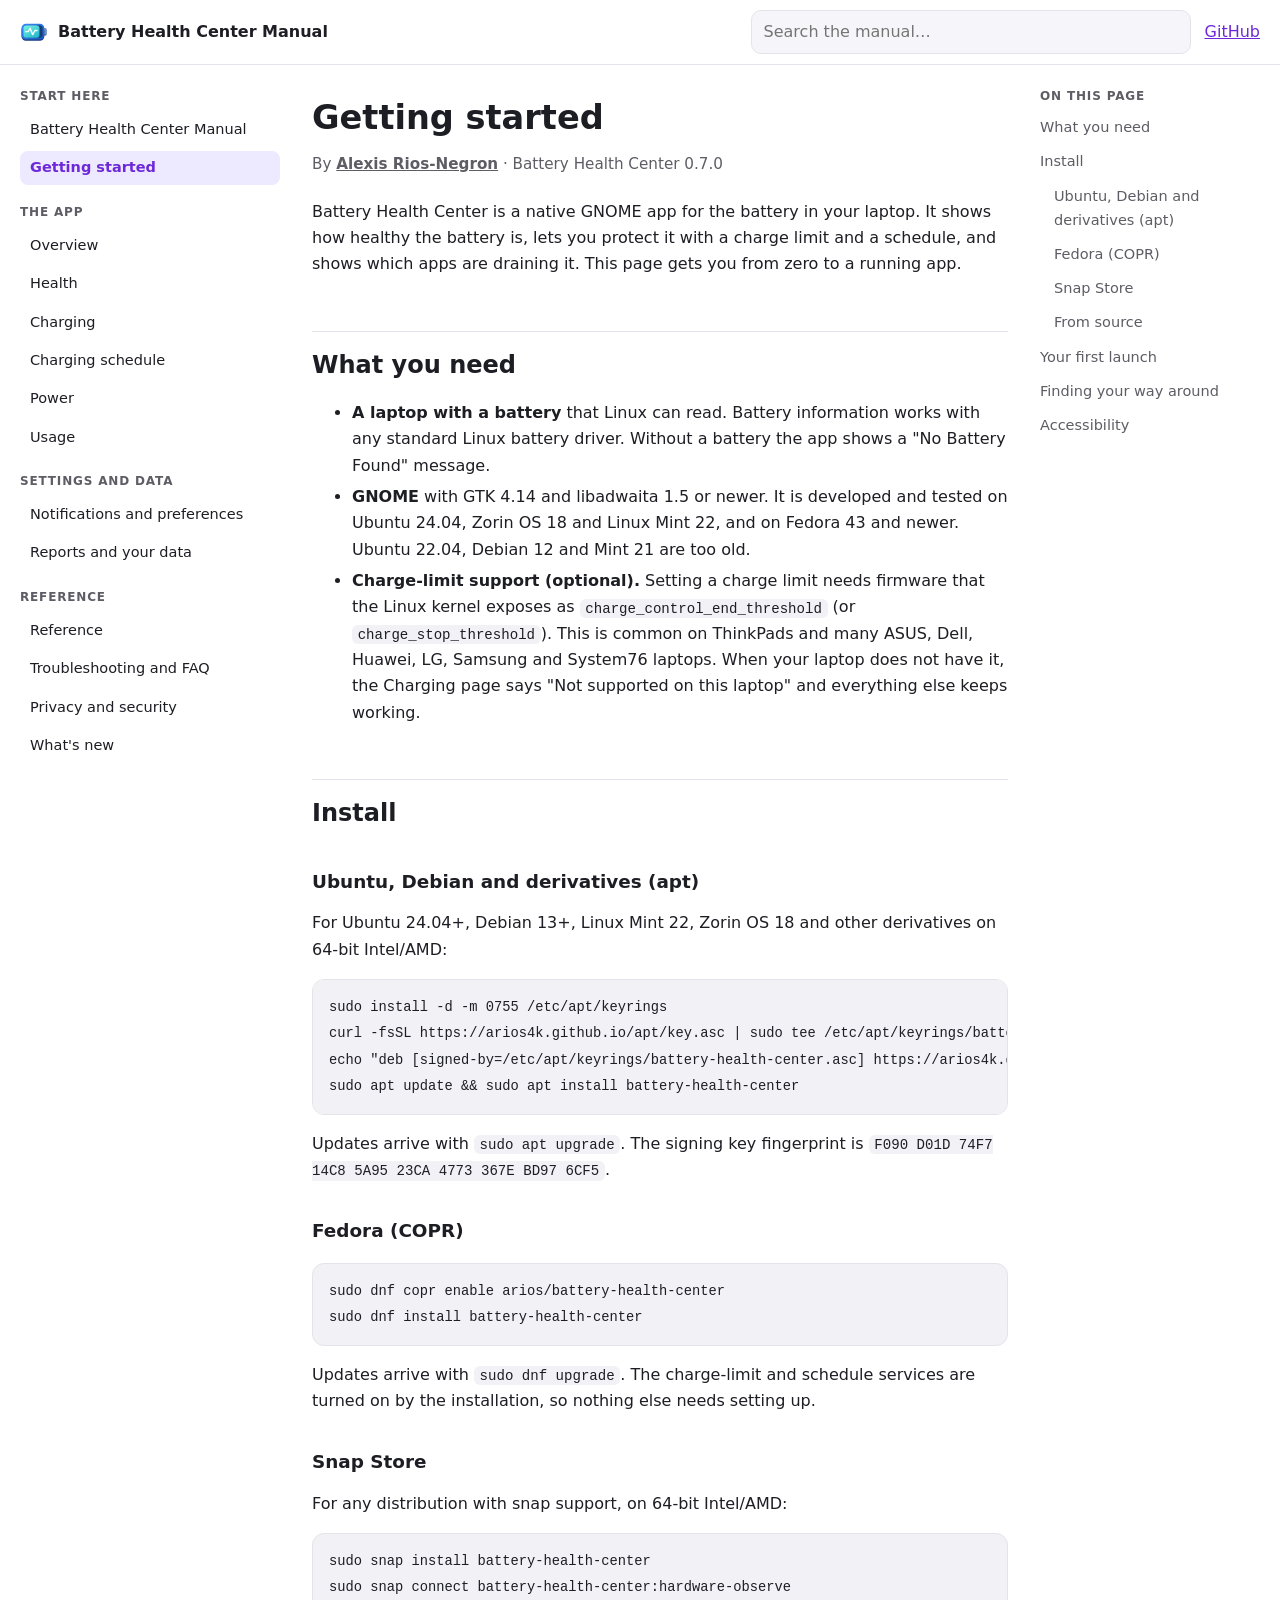
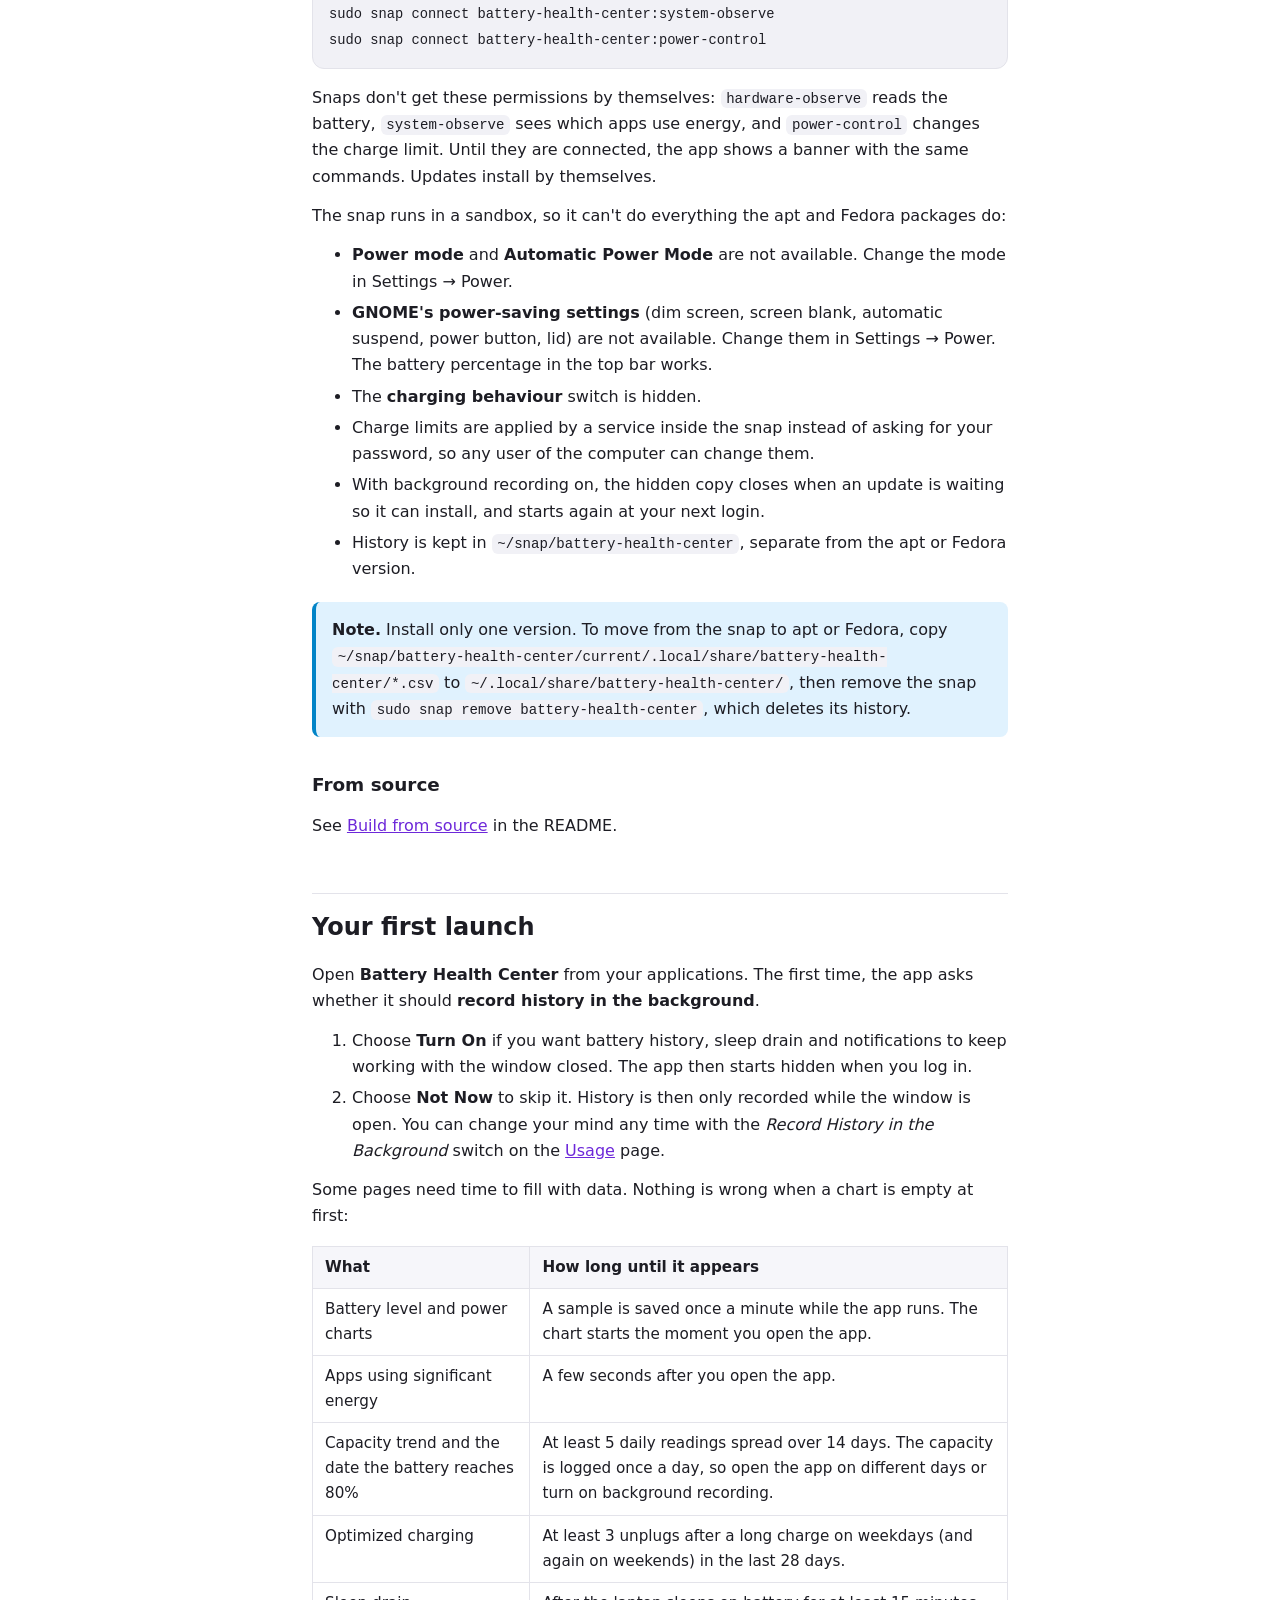
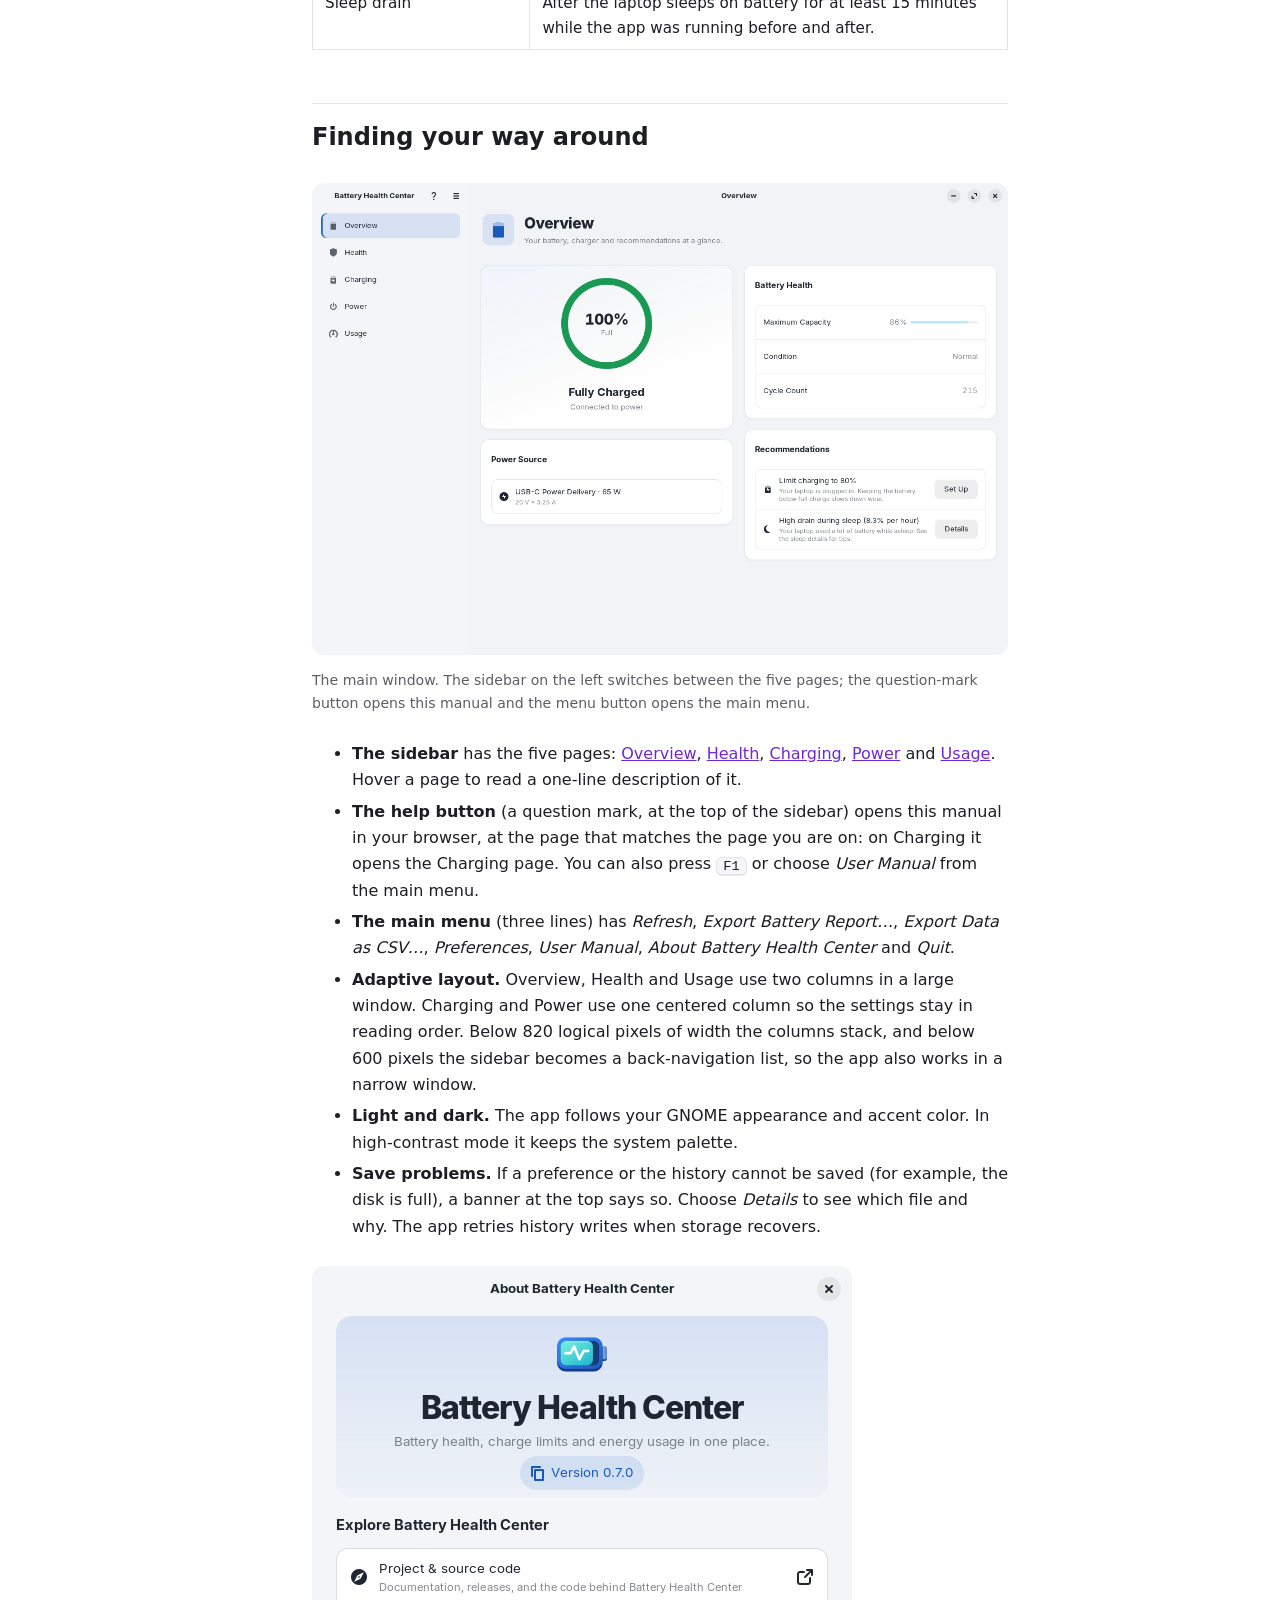
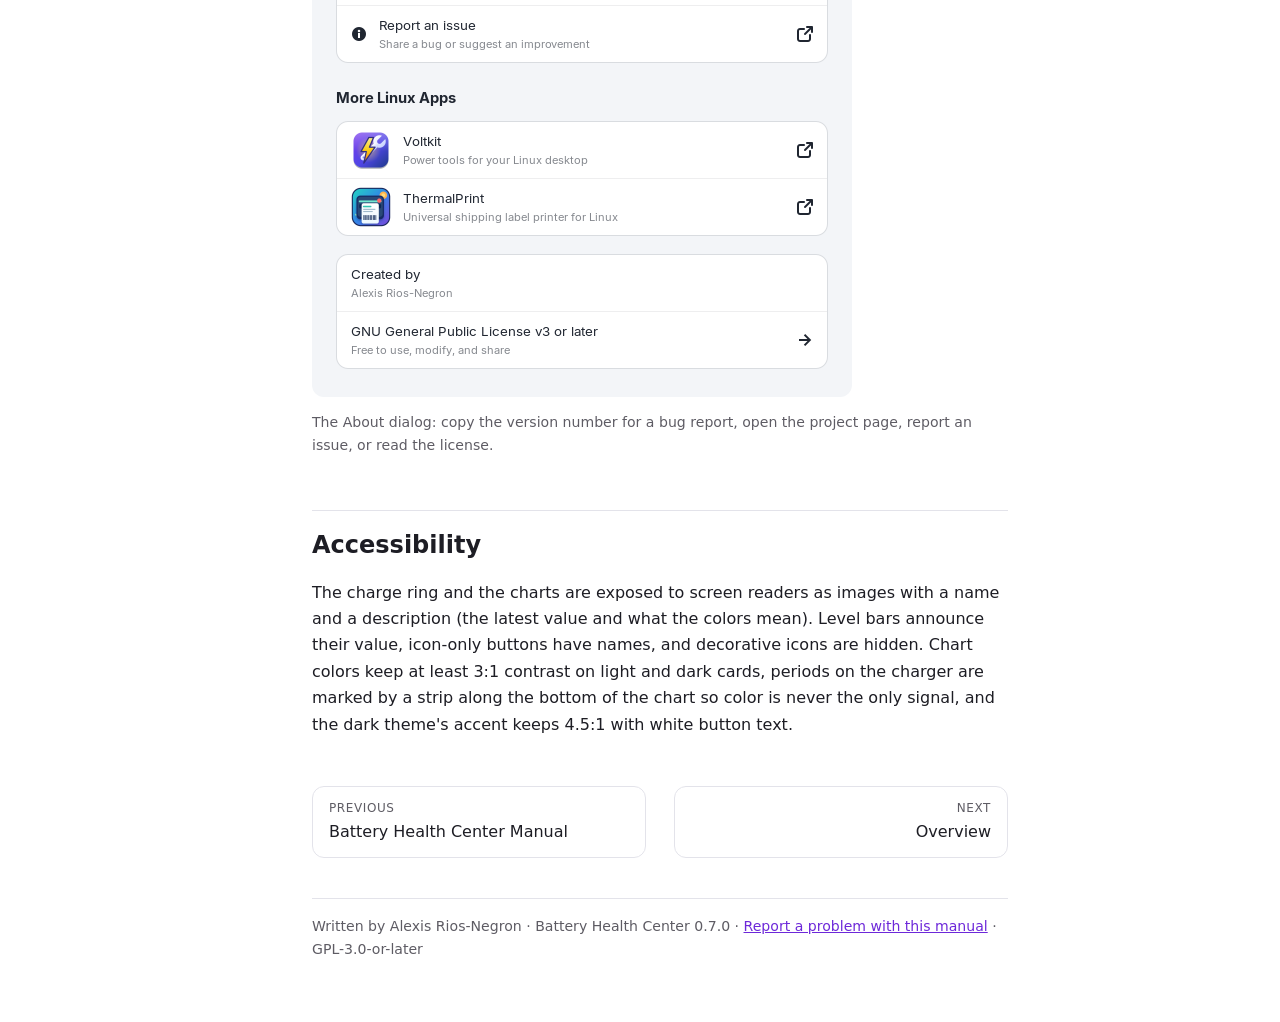
<file: docs/manual/getting-started.html>
<!doctype html>
<html lang="en"><head><meta charset="utf-8"><meta name="viewport" content="width=device-width, initial-scale=1">
<title>Getting started · Battery Health Center Manual</title>
<meta name="description" content="Install the app, open it for the first time and find your way around.">
<link rel="icon" href="img/icon.svg"><link rel="stylesheet" href="style.css"></head>
<body>
<header class="top"><button class="menu" aria-label="Open the menu" aria-expanded="false" aria-controls="nav">☰</button>
<a class="brand" href="index.html"><img src="img/icon.svg" alt="" width="28" height="28"> <span>Battery Health Center Manual</span></a>
<button class="find" aria-label="Search the manual" aria-expanded="false">⌕</button>
<input id="q" type="search" placeholder="Search the manual…" aria-label="Search the manual" autocomplete="off">
<a class="ghost" href="https://github.com/arios4k/battery-health-center">GitHub</a></header>
<div id="results" class="results" hidden></div>
<div class="layout">
<aside class="side" id="nav" aria-label="Manual pages"><div class="drawer-head"><a class="brand" href="index.html"><img src="img/icon.svg" alt="" width="28" height="28"> <span>Battery Health Center Manual</span></a><button class="close" aria-label="Close the menu">✕ Close</button></div><div class="group"><div class="group-title">Start here</div><ul><li><a href="index.html">Battery Health Center Manual</a></li><li><a href="getting-started.html" aria-current="page">Getting started</a></li></ul></div><div class="group"><div class="group-title">The app</div><ul><li><a href="overview.html">Overview</a></li><li><a href="health.html">Health</a></li><li><a href="charging.html">Charging</a></li><li><a href="schedule.html">Charging schedule</a></li><li><a href="power.html">Power</a></li><li><a href="usage.html">Usage</a></li></ul></div><div class="group"><div class="group-title">Settings and data</div><ul><li><a href="preferences.html">Notifications and preferences</a></li><li><a href="data.html">Reports and your data</a></li></ul></div><div class="group"><div class="group-title">Reference</div><ul><li><a href="reference.html">Reference</a></li><li><a href="troubleshooting.html">Troubleshooting and FAQ</a></li><li><a href="privacy.html">Privacy and security</a></li><li><a href="whats-new.html">What&#x27;s new</a></li></ul></div></aside>
<main><details class="toc-m"><summary>On this page</summary><ul><li class="l2"><a href="#requirements">What you need</a></li><li class="l2"><a href="#install">Install</a></li><li class="l3"><a href="#ubuntu-debian-and-derivatives-apt">Ubuntu, Debian and derivatives (apt)</a></li><li class="l3"><a href="#fedora-copr">Fedora (COPR)</a></li><li class="l3"><a href="#snap-store">Snap Store</a></li><li class="l3"><a href="#from-source">From source</a></li><li class="l2"><a href="#first-launch">Your first launch</a></li><li class="l2"><a href="#layout">Finding your way around</a></li><li class="l2"><a href="#screen-readers">Accessibility</a></li></ul></details><article><h1 id="getting-started">Getting started</h1><p class="byline">By <a href="https://github.com/arios4k">Alexis Rios-Negron</a> · Battery Health Center 0.7.0</p>
<p>Battery Health Center is a native GNOME app for the battery in your laptop. It shows how healthy the
battery is, lets you protect it with a charge limit and a schedule, and shows which apps are draining it.
This page gets you from zero to a running app.</p>

<h2 id="requirements">What you need<a class="anchor" href="#requirements" aria-label="Link to this section">#</a></h2>
<ul>
<li><strong>A laptop with a battery</strong> that Linux can read. Battery information works with any standard Linux
battery driver. Without a battery the app shows a "No Battery Found" message.</li>
<li><strong>GNOME</strong> with GTK 4.14 and libadwaita 1.5 or newer. It is developed and tested on Ubuntu 24.04,
Zorin OS 18 and Linux Mint 22, and on Fedora 43 and newer. Ubuntu 22.04, Debian 12 and Mint 21 are too old.</li>
<li><strong>Charge-limit support (optional).</strong> Setting a charge limit needs firmware that the Linux kernel exposes as
<code>charge_control_end_threshold</code> (or <code>charge_stop_threshold</code>). This is common on ThinkPads and
many ASUS, Dell, Huawei, LG, Samsung and System76 laptops. When your laptop does not have it, the Charging page says
"Not supported on this laptop" and everything else keeps working.</li>
</ul>

<h2 id="install">Install<a class="anchor" href="#install" aria-label="Link to this section">#</a></h2>
<h3 id="ubuntu-debian-and-derivatives-apt">Ubuntu, Debian and derivatives (apt)<a class="anchor" href="#ubuntu-debian-and-derivatives-apt" aria-label="Link to this section">#</a></h3>
<p>For Ubuntu 24.04+, Debian 13+, Linux Mint 22, Zorin OS 18 and other derivatives on 64-bit Intel/AMD:</p>
<pre><code>sudo install -d -m 0755 /etc/apt/keyrings
curl -fsSL https://arios4k.github.io/apt/key.asc | sudo tee /etc/apt/keyrings/battery-health-center.asc &gt; /dev/null
echo "deb [signed-by=/etc/apt/keyrings/battery-health-center.asc] https://arios4k.github.io/apt stable main" | sudo tee /etc/apt/sources.list.d/battery-health-center.list
sudo apt update &amp;&amp; sudo apt install battery-health-center</code></pre>
<p>Updates arrive with <code>sudo apt upgrade</code>. The signing key fingerprint is
<code>F090 D01D 74F7 14C8 5A95 23CA 4773 367E BD97 6CF5</code>.</p>
<h3 id="fedora-copr">Fedora (COPR)<a class="anchor" href="#fedora-copr" aria-label="Link to this section">#</a></h3>
<pre><code>sudo dnf copr enable arios/battery-health-center
sudo dnf install battery-health-center</code></pre>
<p>Updates arrive with <code>sudo dnf upgrade</code>. The charge-limit and schedule services are turned on by the
installation, so nothing else needs setting up.</p>
<h3 id="snap-store">Snap Store<a class="anchor" href="#snap-store" aria-label="Link to this section">#</a></h3>
<p>For any distribution with snap support, on 64-bit Intel/AMD:</p>
<pre><code>sudo snap install battery-health-center
sudo snap connect battery-health-center:hardware-observe
sudo snap connect battery-health-center:system-observe
sudo snap connect battery-health-center:power-control</code></pre>
<p>Snaps don't get these permissions by themselves: <code>hardware-observe</code> reads the battery,
<code>system-observe</code> sees which apps use energy, and <code>power-control</code> changes the charge limit.
Until they are connected, the app shows a banner with the same commands. Updates install by themselves.</p>
<p>The snap runs in a sandbox, so it can't do everything the apt and Fedora packages do:</p>
<ul>
<li><strong>Power mode</strong> and <strong>Automatic Power Mode</strong> are not available. Change the mode in Settings → Power.</li>
<li><strong>GNOME's power-saving settings</strong> (dim screen, screen blank, automatic suspend, power button, lid) are not available. Change them in Settings → Power. The battery percentage in the top bar works.</li>
<li>The <strong>charging behaviour</strong> switch is hidden.</li>
<li>Charge limits are applied by a service inside the snap instead of asking for your password, so any user of the computer can change them.</li>
<li>With background recording on, the hidden copy closes when an update is waiting so it can install, and starts again at your next login.</li>
<li>History is kept in <code>~/snap/battery-health-center</code>, separate from the apt or Fedora version.</li>
</ul>
<div class="callout note"><p><strong>Note.</strong> Install only one version. To move from the snap to apt or Fedora, copy <code>~/snap/battery-health-center/current/.local/share/battery-health-center/*.csv</code> to <code>~/.local/share/battery-health-center/</code>, then remove the snap with <code>sudo snap remove battery-health-center</code>, which deletes its history.</p></div>
<h3 id="from-source">From source<a class="anchor" href="#from-source" aria-label="Link to this section">#</a></h3>
<p>See <a href="https://github.com/arios4k/battery-health-center#build-from-source">Build from source</a> in the README.</p>

<h2 id="first-launch">Your first launch<a class="anchor" href="#first-launch" aria-label="Link to this section">#</a></h2>
<p>Open <strong>Battery Health Center</strong> from your applications. The first time, the app asks whether it should
<strong>record history in the background</strong>.</p>
<ol><li>Choose <strong>Turn On</strong> if you want battery history, sleep drain and notifications to keep working with the window closed. The app then starts hidden when you log in.</li><li>Choose <strong>Not Now</strong> to skip it. History is then only recorded while the window is open. You can change your mind any time with the <em>Record History in the Background</em> switch on the <a href="usage.html">Usage</a> page.</li></ol>
<p>Some pages need time to fill with data. Nothing is wrong when a chart is empty at first:</p>
<div class="table"><table><thead><tr><th scope="col">What</th><th scope="col">How long until it appears</th></tr></thead><tbody><tr><td>Battery level and power charts</td><td>A sample is saved once a minute while the app runs. The chart starts the moment you open the app.</td></tr><tr><td>Apps using significant energy</td><td>A few seconds after you open the app.</td></tr><tr><td>Capacity trend and the date the battery reaches 80%</td><td>At least 5 daily readings spread over 14 days. The capacity is logged once a day, so open the app on different days or turn on background recording.</td></tr><tr><td>Optimized charging</td><td>At least 3 unplugs after a long charge on weekdays (and again on weekends) in the last 28 days.</td></tr><tr><td>Sleep drain</td><td>After the laptop sleeps on battery for at least 15 minutes while the app was running before and after.</td></tr></tbody></table></div>

<h2 id="layout">Finding your way around<a class="anchor" href="#layout" aria-label="Link to this section">#</a></h2>
<figure><picture><source media="(prefers-color-scheme: dark)" srcset="img/overview-dark.png"><img src="img/overview-light.png" alt="The Overview page: a sidebar with Overview, Health, Charging, Power and Usage, the help and main menu buttons at the top of the sidebar, and a two-column dashboard." loading="lazy"></picture><figcaption>The main window. The sidebar on the left switches between the five pages; the question-mark button opens this manual and the menu button opens the main menu.</figcaption></figure>
<ul>
<li><strong>The sidebar</strong> has the five pages: <a href="overview.html">Overview</a>, <a href="health.html">Health</a>,
<a href="charging.html">Charging</a>, <a href="power.html">Power</a> and <a href="usage.html">Usage</a>. Hover a page to read
a one-line description of it.</li>
<li><strong>The help button</strong> (a question mark, at the top of the sidebar) opens this manual in your browser, at the page that matches the page you are on: on Charging it opens the Charging page. You can also
press <kbd>F1</kbd> or choose <em>User Manual</em> from the main menu.</li>
<li><strong>The main menu</strong> (three lines) has <em>Refresh</em>, <em>Export Battery Report…</em>, <em>Export Data as CSV…</em>,
<em>Preferences</em>, <em>User Manual</em>, <em>About Battery Health Center</em> and <em>Quit</em>.</li>
<li><strong>Adaptive layout.</strong> Overview, Health and Usage use two columns in a large window. Charging and Power use one
centered column so the settings stay in reading order. Below 820 logical pixels of width the columns stack, and below
600 pixels the sidebar becomes a back-navigation list, so the app also works in a narrow window.</li>
<li><strong>Light and dark.</strong> The app follows your GNOME appearance and accent color. In high-contrast mode it keeps the
system palette.</li>
<li><strong>Save problems.</strong> If a preference or the history cannot be saved (for example, the disk is full), a banner at
the top says so. Choose <em>Details</em> to see which file and why. The app retries history writes when storage recovers.</li>
</ul>
<figure><picture><source media="(prefers-color-scheme: dark)" srcset="img/about-dark.png"><img src="img/about-light.png" alt="The About dialog with the app icon, version, project links, links to Voltkit and ThermalPrint, and the author and license." loading="lazy"></picture><figcaption>The About dialog: copy the version number for a bug report, open the project page, report an issue, or read the license.</figcaption></figure>

<h2 id="screen-readers">Accessibility<a class="anchor" href="#screen-readers" aria-label="Link to this section">#</a></h2>
<p>The charge ring and the charts are exposed to screen readers as images with a name and a description (the latest value
and what the colors mean). Level bars announce their value, icon-only buttons have names, and decorative icons are hidden.
Chart colors keep at least 3:1 contrast on light and dark cards, periods on the charger are marked by a strip along the bottom of the
chart so color is never the only signal, and the dark theme's accent keeps 4.5:1 with white button text.</p>
</article><nav class="pager" aria-label="Previous and next page"><a class="prev" href="index.html"><span>Previous</span>Battery Health Center Manual</a><a class="next" href="overview.html"><span>Next</span>Overview</a></nav>
<footer>Written by Alexis Rios-Negron · Battery Health Center 0.7.0 · <a href="https://github.com/arios4k/battery-health-center/issues">Report a problem with this manual</a> · GPL-3.0-or-later</footer></main>
<aside class="toc" aria-label="On this page"><div class="group-title">On this page</div><ul><li class="l2"><a href="#requirements">What you need</a></li><li class="l2"><a href="#install">Install</a></li><li class="l3"><a href="#ubuntu-debian-and-derivatives-apt">Ubuntu, Debian and derivatives (apt)</a></li><li class="l3"><a href="#fedora-copr">Fedora (COPR)</a></li><li class="l3"><a href="#snap-store">Snap Store</a></li><li class="l3"><a href="#from-source">From source</a></li><li class="l2"><a href="#first-launch">Your first launch</a></li><li class="l2"><a href="#layout">Finding your way around</a></li><li class="l2"><a href="#screen-readers">Accessibility</a></li></ul></aside>
</div><script src="manual.js"></script></body></html>
</file>
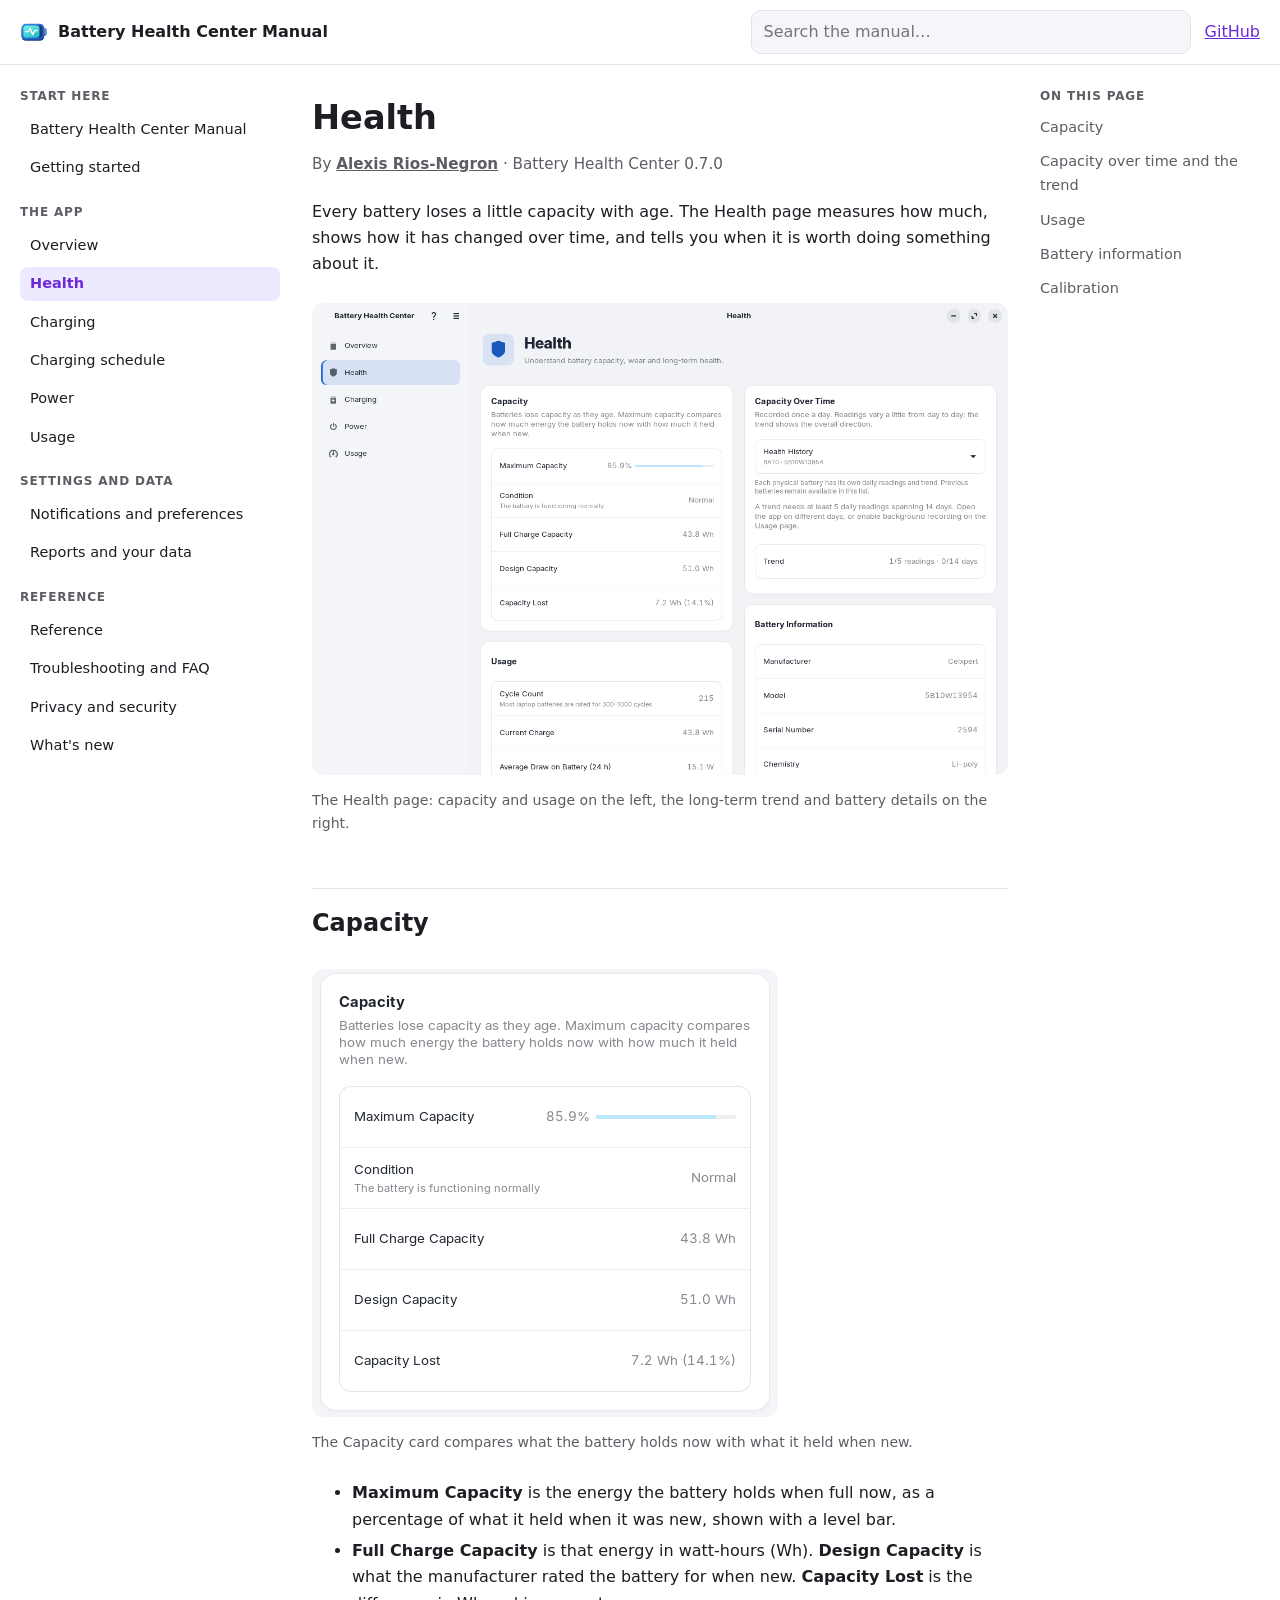
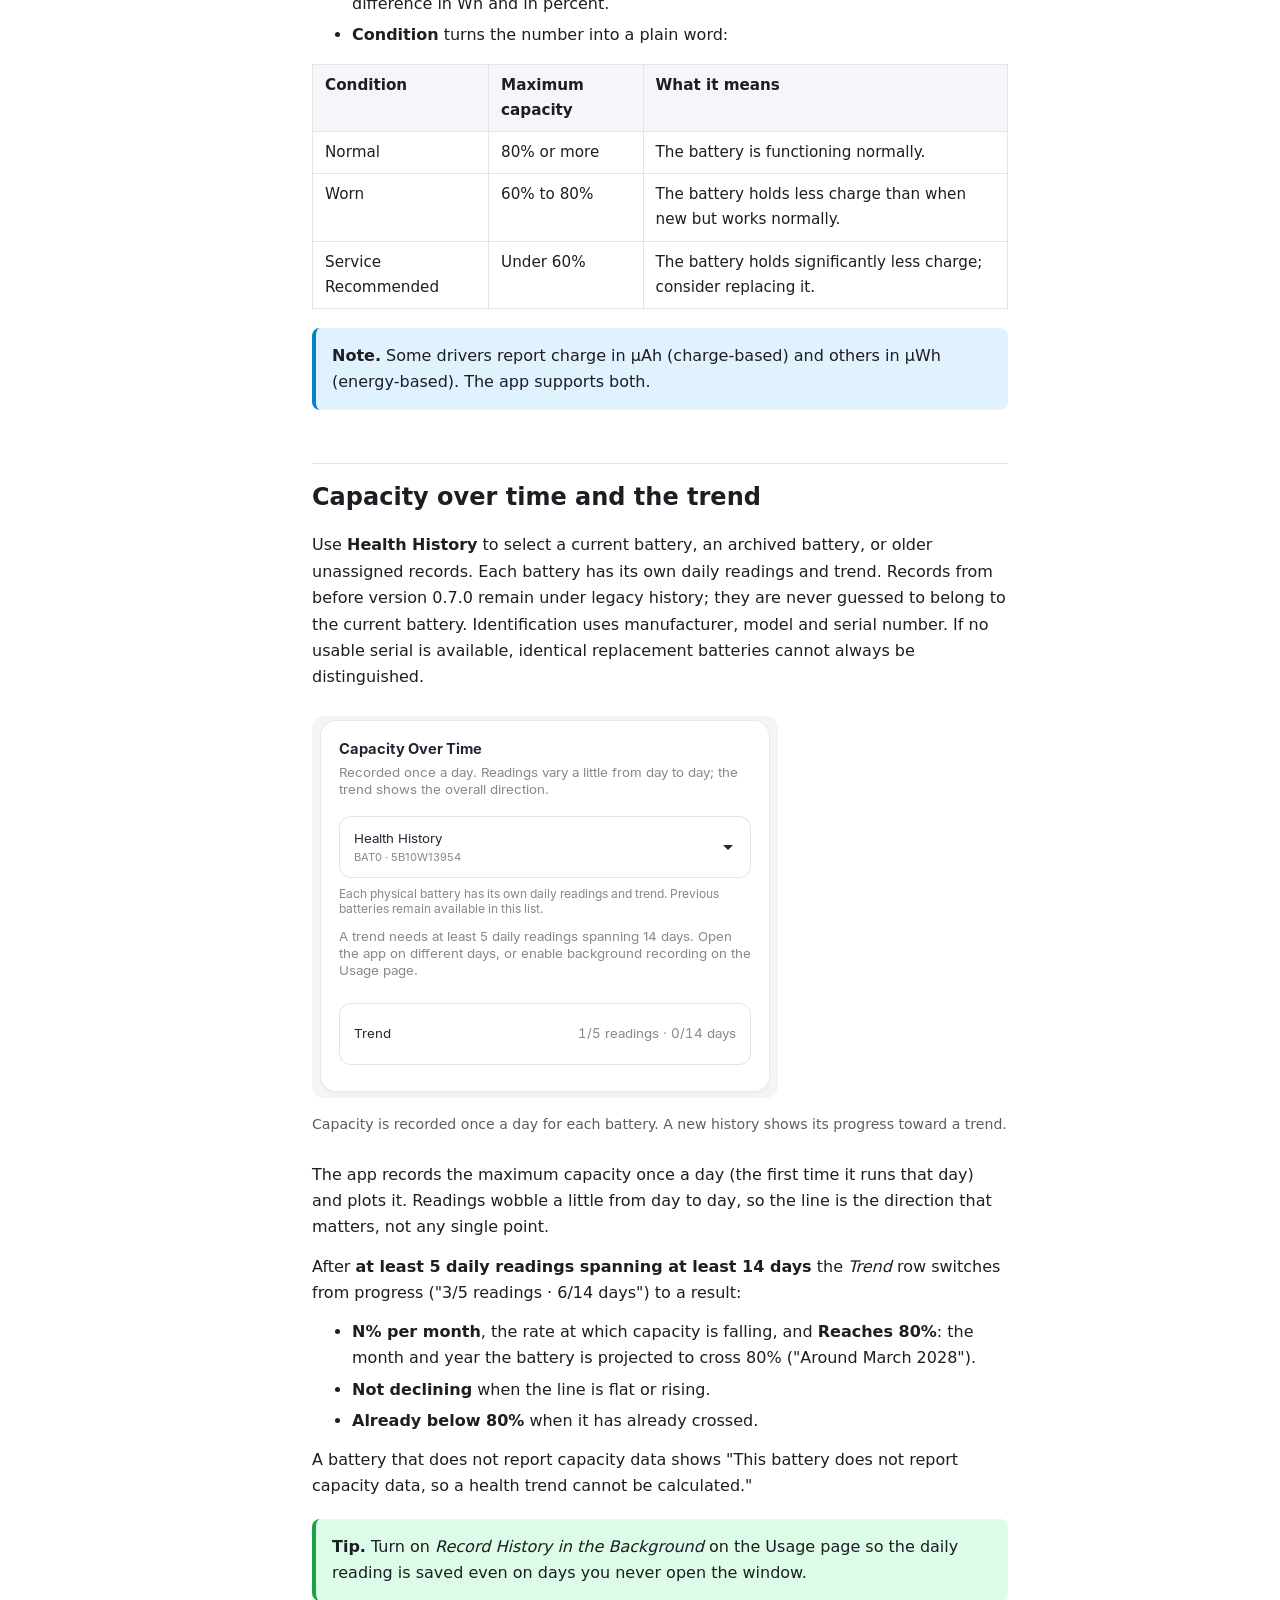
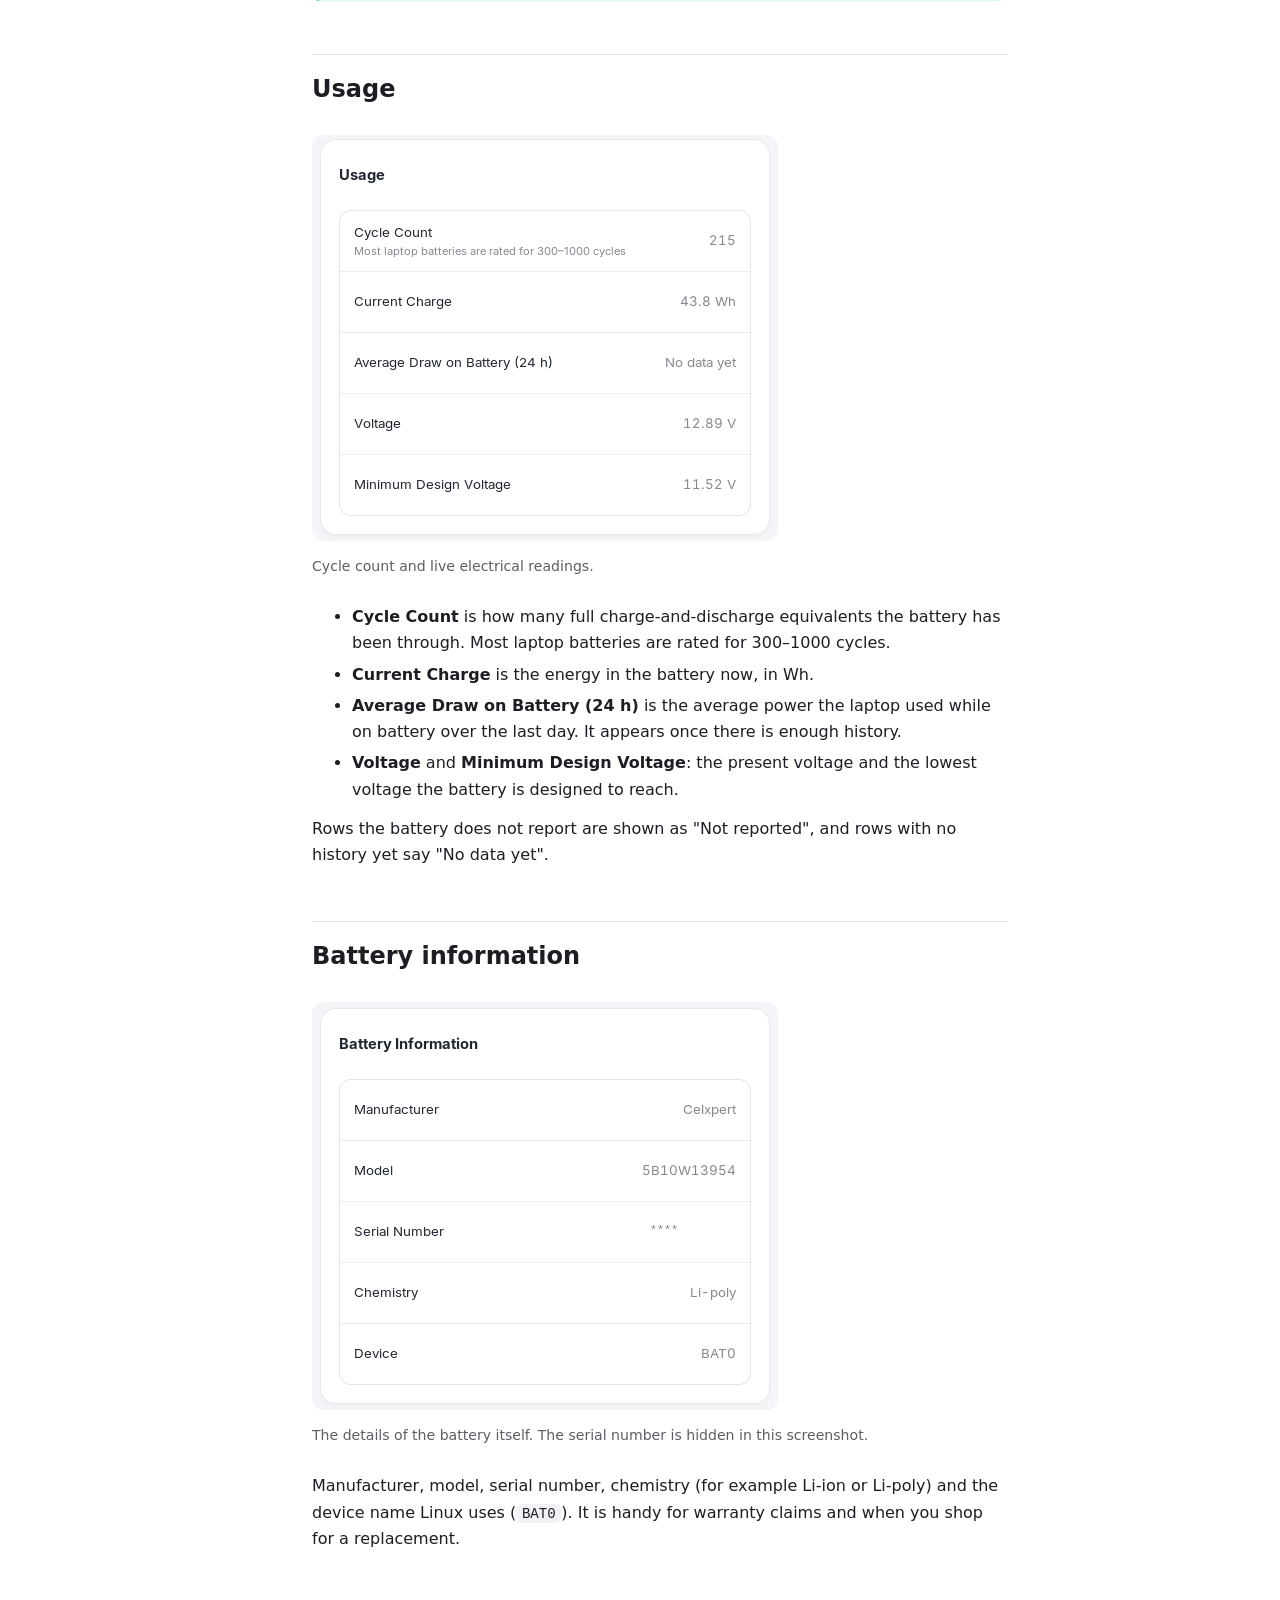
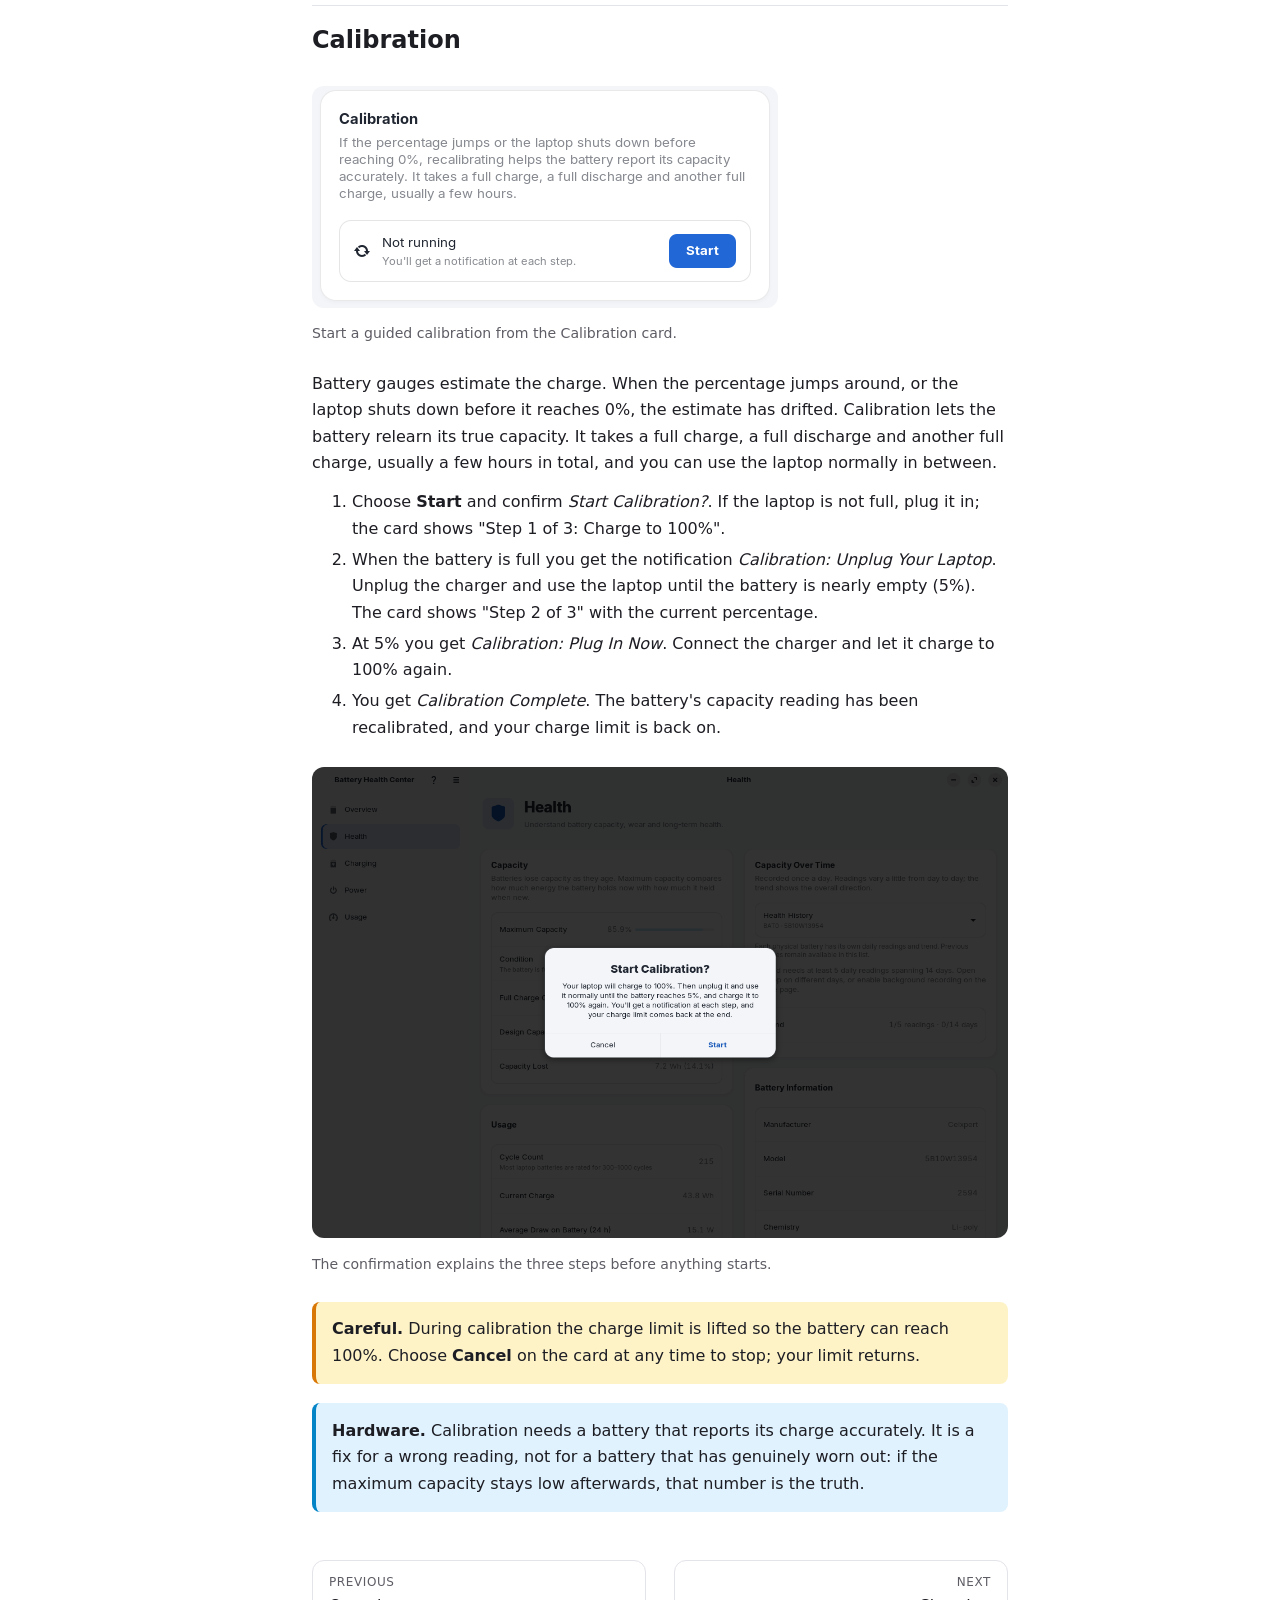
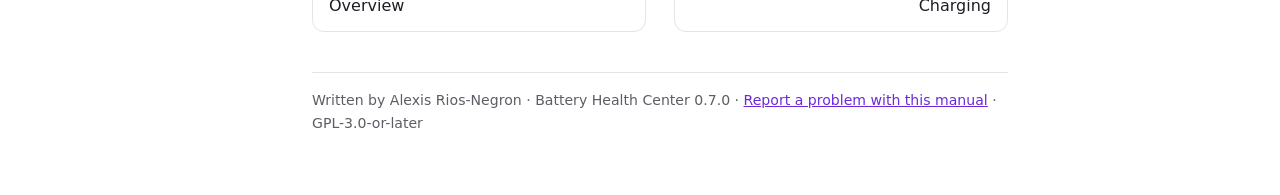
<file: docs/manual/health.html>
<!doctype html>
<html lang="en"><head><meta charset="utf-8"><meta name="viewport" content="width=device-width, initial-scale=1">
<title>Health · Battery Health Center Manual</title>
<meta name="description" content="Capacity, wear, cycle count, the long-term trend and calibration.">
<link rel="icon" href="img/icon.svg"><link rel="stylesheet" href="style.css"></head>
<body>
<header class="top"><button class="menu" aria-label="Open the menu" aria-expanded="false" aria-controls="nav">☰</button>
<a class="brand" href="index.html"><img src="img/icon.svg" alt="" width="28" height="28"> <span>Battery Health Center Manual</span></a>
<button class="find" aria-label="Search the manual" aria-expanded="false">⌕</button>
<input id="q" type="search" placeholder="Search the manual…" aria-label="Search the manual" autocomplete="off">
<a class="ghost" href="https://github.com/arios4k/battery-health-center">GitHub</a></header>
<div id="results" class="results" hidden></div>
<div class="layout">
<aside class="side" id="nav" aria-label="Manual pages"><div class="drawer-head"><a class="brand" href="index.html"><img src="img/icon.svg" alt="" width="28" height="28"> <span>Battery Health Center Manual</span></a><button class="close" aria-label="Close the menu">✕ Close</button></div><div class="group"><div class="group-title">Start here</div><ul><li><a href="index.html">Battery Health Center Manual</a></li><li><a href="getting-started.html">Getting started</a></li></ul></div><div class="group"><div class="group-title">The app</div><ul><li><a href="overview.html">Overview</a></li><li><a href="health.html" aria-current="page">Health</a></li><li><a href="charging.html">Charging</a></li><li><a href="schedule.html">Charging schedule</a></li><li><a href="power.html">Power</a></li><li><a href="usage.html">Usage</a></li></ul></div><div class="group"><div class="group-title">Settings and data</div><ul><li><a href="preferences.html">Notifications and preferences</a></li><li><a href="data.html">Reports and your data</a></li></ul></div><div class="group"><div class="group-title">Reference</div><ul><li><a href="reference.html">Reference</a></li><li><a href="troubleshooting.html">Troubleshooting and FAQ</a></li><li><a href="privacy.html">Privacy and security</a></li><li><a href="whats-new.html">What&#x27;s new</a></li></ul></div></aside>
<main><details class="toc-m"><summary>On this page</summary><ul><li class="l2"><a href="#capacity">Capacity</a></li><li class="l2"><a href="#trend">Capacity over time and the trend</a></li><li class="l2"><a href="#usage">Usage</a></li><li class="l2"><a href="#information">Battery information</a></li><li class="l2"><a href="#calibration">Calibration</a></li></ul></details><article><h1 id="health">Health</h1><p class="byline">By <a href="https://github.com/arios4k">Alexis Rios-Negron</a> · Battery Health Center 0.7.0</p>
<p>Every battery loses a little capacity with age. The Health page measures how much, shows how it has changed over time,
and tells you when it is worth doing something about it.</p>
<figure><picture><source media="(prefers-color-scheme: dark)" srcset="img/health-dark.png"><img src="img/health-light.png" alt="The Health page with the Capacity card on the left and the Capacity Over Time chart on the right." loading="lazy"></picture><figcaption>The Health page: capacity and usage on the left, the long-term trend and battery details on the right.</figcaption></figure>

<h2 id="capacity">Capacity<a class="anchor" href="#capacity" aria-label="Link to this section">#</a></h2>
<figure><picture><source media="(prefers-color-scheme: dark)" srcset="img/health-capacity-dark.png"><img src="img/health-capacity-light.png" alt="The Capacity card: Maximum Capacity 86.8 percent, Condition Normal, Full Charge Capacity 44.2 Wh, Design Capacity 51.0 Wh and Capacity Lost 6.8 Wh (13.2 percent)." loading="lazy"></picture><figcaption>The Capacity card compares what the battery holds now with what it held when new.</figcaption></figure>
<ul>
<li><strong>Maximum Capacity</strong> is the energy the battery holds when full now, as a percentage of what it held when it was new,
shown with a level bar.</li>
<li><strong>Full Charge Capacity</strong> is that energy in watt-hours (Wh). <strong>Design Capacity</strong> is what the manufacturer
rated the battery for when new. <strong>Capacity Lost</strong> is the difference in Wh and in percent.</li>
<li><strong>Condition</strong> turns the number into a plain word:</li>
</ul>
<div class="table"><table><thead><tr><th scope="col">Condition</th><th scope="col">Maximum capacity</th><th scope="col">What it means</th></tr></thead><tbody><tr><td>Normal</td><td>80% or more</td><td>The battery is functioning normally.</td></tr><tr><td>Worn</td><td>60% to 80%</td><td>The battery holds less charge than when new but works normally.</td></tr><tr><td>Service Recommended</td><td>Under 60%</td><td>The battery holds significantly less charge; consider replacing it.</td></tr></tbody></table></div>
<div class="callout note"><p><strong>Note.</strong> Some drivers report charge in µAh (charge-based) and others in µWh (energy-based). The app supports both.</p></div>

<h2 id="trend">Capacity over time and the trend<a class="anchor" href="#trend" aria-label="Link to this section">#</a></h2>
<p>Use <strong>Health History</strong> to select a current battery, an archived battery, or older unassigned records.
Each battery has its own daily readings and trend. Records from before version 0.7.0 remain under legacy history;
they are never guessed to belong to the current battery. Identification uses manufacturer, model and serial number.
If no usable serial is available, identical replacement batteries cannot always be distinguished.</p>
<figure><picture><source media="(prefers-color-scheme: dark)" srcset="img/health-trend-dark.png"><img src="img/health-trend-light.png" alt="The Health History selector and the progress toward enough daily readings for a trend." loading="lazy"></picture><figcaption>Capacity is recorded once a day for each battery. A new history shows its progress toward a trend.</figcaption></figure>
<p>The app records the maximum capacity once a day (the first time it runs that day) and plots it. Readings wobble a little from
day to day, so the line is the direction that matters, not any single point.</p>
<p>After <strong>at least 5 daily readings spanning at least 14 days</strong> the <em>Trend</em> row switches from progress
("3/5 readings · 6/14 days") to a result:</p>
<ul>
<li><strong>N% per month</strong>, the rate at which capacity is falling, and <strong>Reaches 80%</strong>: the month and year the
battery is projected to cross 80% ("Around March 2028").</li>
<li><strong>Not declining</strong> when the line is flat or rising.</li>
<li><strong>Already below 80%</strong> when it has already crossed.</li>
</ul>
<p>A battery that does not report capacity data shows "This battery does not report capacity data, so a health trend cannot be calculated."</p>
<div class="callout tip"><p><strong>Tip.</strong> Turn on <em>Record History in the Background</em> on the Usage page so the daily reading is saved even on days you never open the window.</p></div>

<h2 id="usage">Usage<a class="anchor" href="#usage" aria-label="Link to this section">#</a></h2>
<figure><picture><source media="(prefers-color-scheme: dark)" srcset="img/health-usage-dark.png"><img src="img/health-usage-light.png" alt="A Usage card with Cycle Count 214, Current Charge 44.2 Wh, Average Draw on Battery over 24 hours 13.8 W, Voltage 12.85 V and Minimum Design Voltage 11.52 V." loading="lazy"></picture><figcaption>Cycle count and live electrical readings.</figcaption></figure>
<ul>
<li><strong>Cycle Count</strong> is how many full charge-and-discharge equivalents the battery has been through. Most laptop
batteries are rated for 300–1000 cycles.</li>
<li><strong>Current Charge</strong> is the energy in the battery now, in Wh.</li>
<li><strong>Average Draw on Battery (24 h)</strong> is the average power the laptop used while on battery over the last day. It
appears once there is enough history.</li>
<li><strong>Voltage</strong> and <strong>Minimum Design Voltage</strong>: the present voltage and the lowest voltage the battery is designed to reach.</li>
</ul>
<p>Rows the battery does not report are shown as "Not reported", and rows with no history yet say "No data yet".</p>

<h2 id="information">Battery information<a class="anchor" href="#information" aria-label="Link to this section">#</a></h2>
<figure><picture><source media="(prefers-color-scheme: dark)" srcset="img/health-information-dark.png"><img src="img/health-information-light.png" alt="A Battery Information card listing the manufacturer, model, serial number, chemistry and device name." loading="lazy"></picture><figcaption>The details of the battery itself. The serial number is hidden in this screenshot.</figcaption></figure>
<p>Manufacturer, model, serial number, chemistry (for example Li-ion or Li-poly) and the device name Linux uses
(<code>BAT0</code>). It is handy for warranty claims and when you shop for a replacement.</p>

<h2 id="calibration">Calibration<a class="anchor" href="#calibration" aria-label="Link to this section">#</a></h2>
<figure><picture><source media="(prefers-color-scheme: dark)" srcset="img/health-calibration-dark.png"><img src="img/health-calibration-light.png" alt="A Calibration card with the text Not running, You&#x27;ll get a notification at each step, and a Start button." loading="lazy"></picture><figcaption>Start a guided calibration from the Calibration card.</figcaption></figure>
<p>Battery gauges estimate the charge. When the percentage jumps around, or the laptop shuts down before it reaches 0%, the
estimate has drifted. Calibration lets the battery relearn its true capacity. It takes a full charge, a full discharge and another full
charge, usually a few hours in total, and you can use the laptop normally in between.</p>
<ol><li>Choose <strong>Start</strong> and confirm <em>Start Calibration?</em>. If the laptop is not full, plug it in; the card shows "Step 1 of 3: Charge to 100%".</li><li>When the battery is full you get the notification <em>Calibration: Unplug Your Laptop</em>. Unplug the charger and use the laptop until the battery is nearly empty (5%). The card shows "Step 2 of 3" with the current percentage.</li><li>At 5% you get <em>Calibration: Plug In Now</em>. Connect the charger and let it charge to 100% again.</li><li>You get <em>Calibration Complete</em>. The battery's capacity reading has been recalibrated, and your charge limit is back on.</li></ol>
<figure><picture><source media="(prefers-color-scheme: dark)" srcset="img/calibration-dark.png"><img src="img/calibration-light.png" alt="The Start Calibration confirmation dialog on top of the Health page." loading="lazy"></picture><figcaption>The confirmation explains the three steps before anything starts.</figcaption></figure>
<div class="callout warning"><p><strong>Careful.</strong> During calibration the charge limit is lifted so the battery can reach 100%. Choose <strong>Cancel</strong> on the card at any time to stop; your limit returns.</p></div>
<div class="callout note"><p><strong>Hardware.</strong> Calibration needs a battery that reports its charge accurately. It is a fix for a wrong reading, not for a battery that has genuinely worn out: if the maximum capacity stays low afterwards, that number is the truth.</p></div>
</article><nav class="pager" aria-label="Previous and next page"><a class="prev" href="overview.html"><span>Previous</span>Overview</a><a class="next" href="charging.html"><span>Next</span>Charging</a></nav>
<footer>Written by Alexis Rios-Negron · Battery Health Center 0.7.0 · <a href="https://github.com/arios4k/battery-health-center/issues">Report a problem with this manual</a> · GPL-3.0-or-later</footer></main>
<aside class="toc" aria-label="On this page"><div class="group-title">On this page</div><ul><li class="l2"><a href="#capacity">Capacity</a></li><li class="l2"><a href="#trend">Capacity over time and the trend</a></li><li class="l2"><a href="#usage">Usage</a></li><li class="l2"><a href="#information">Battery information</a></li><li class="l2"><a href="#calibration">Calibration</a></li></ul></aside>
</div><script src="manual.js"></script></body></html>
</file>
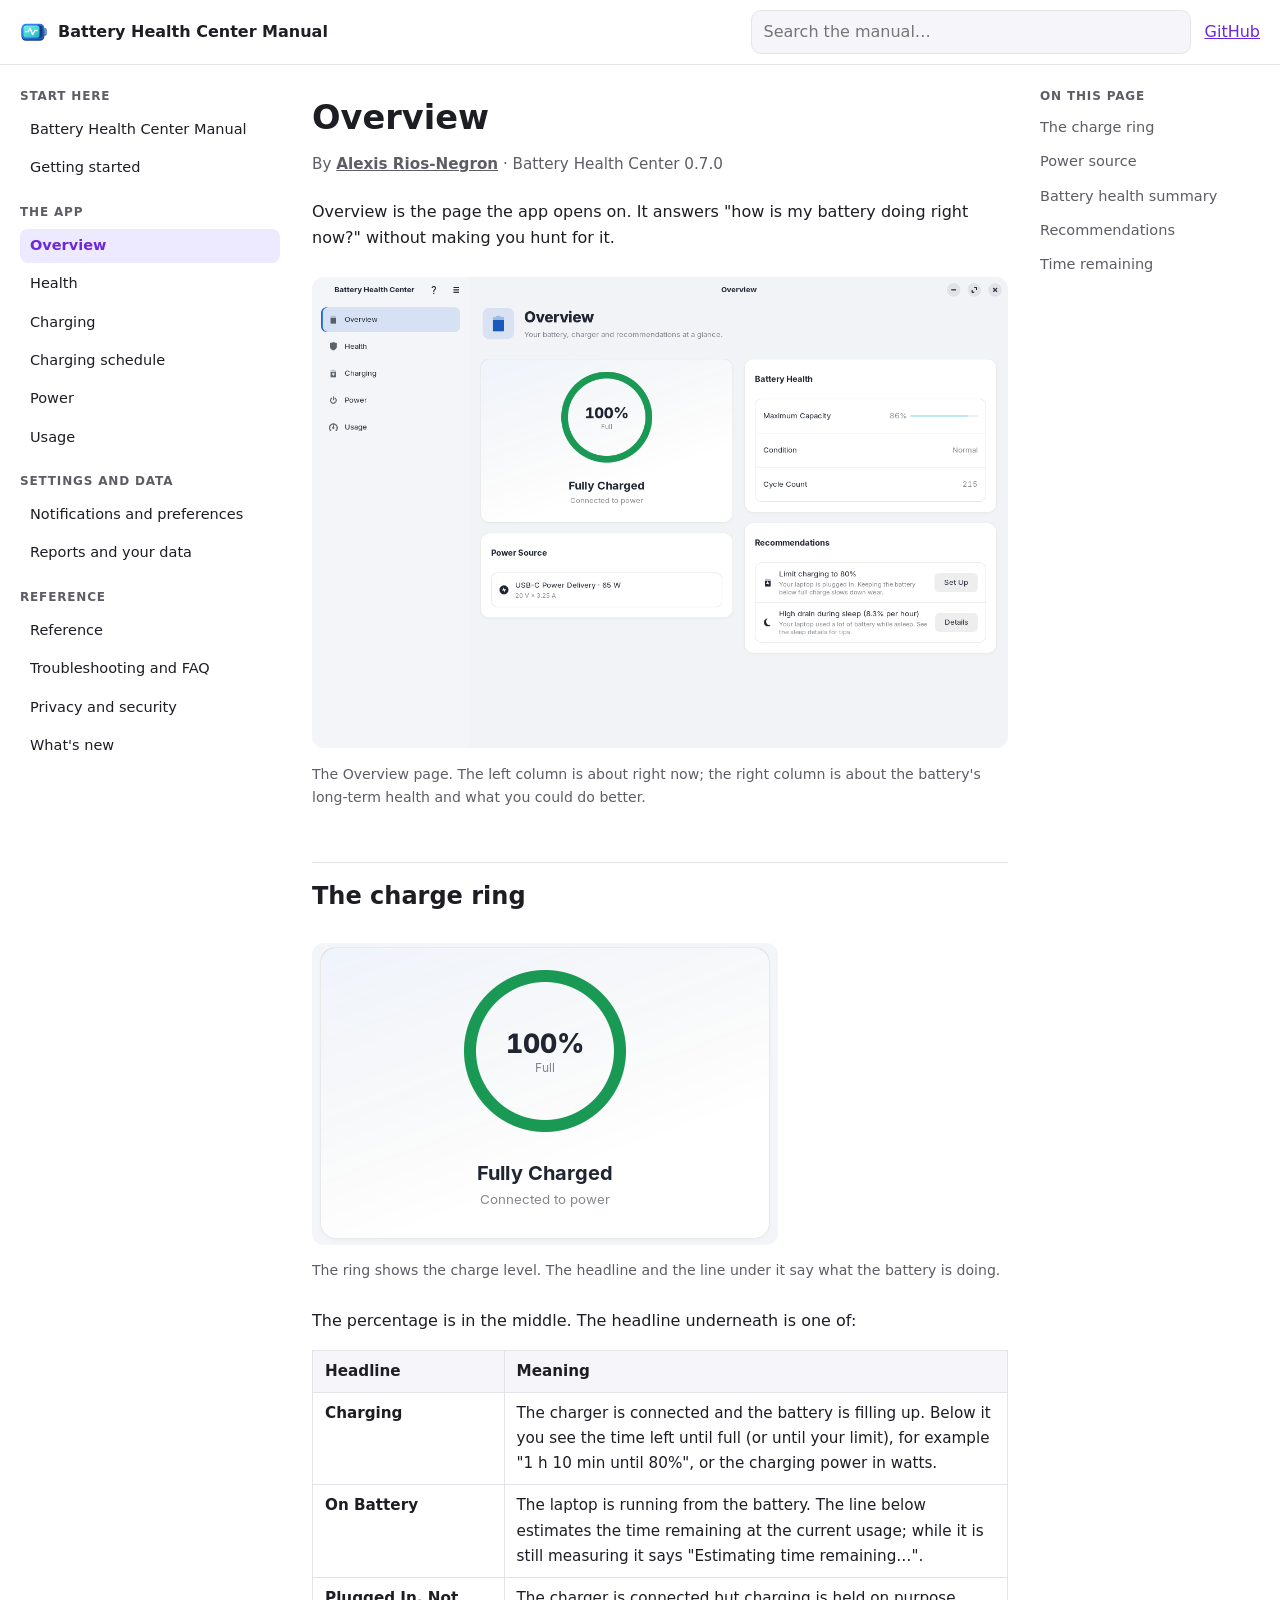
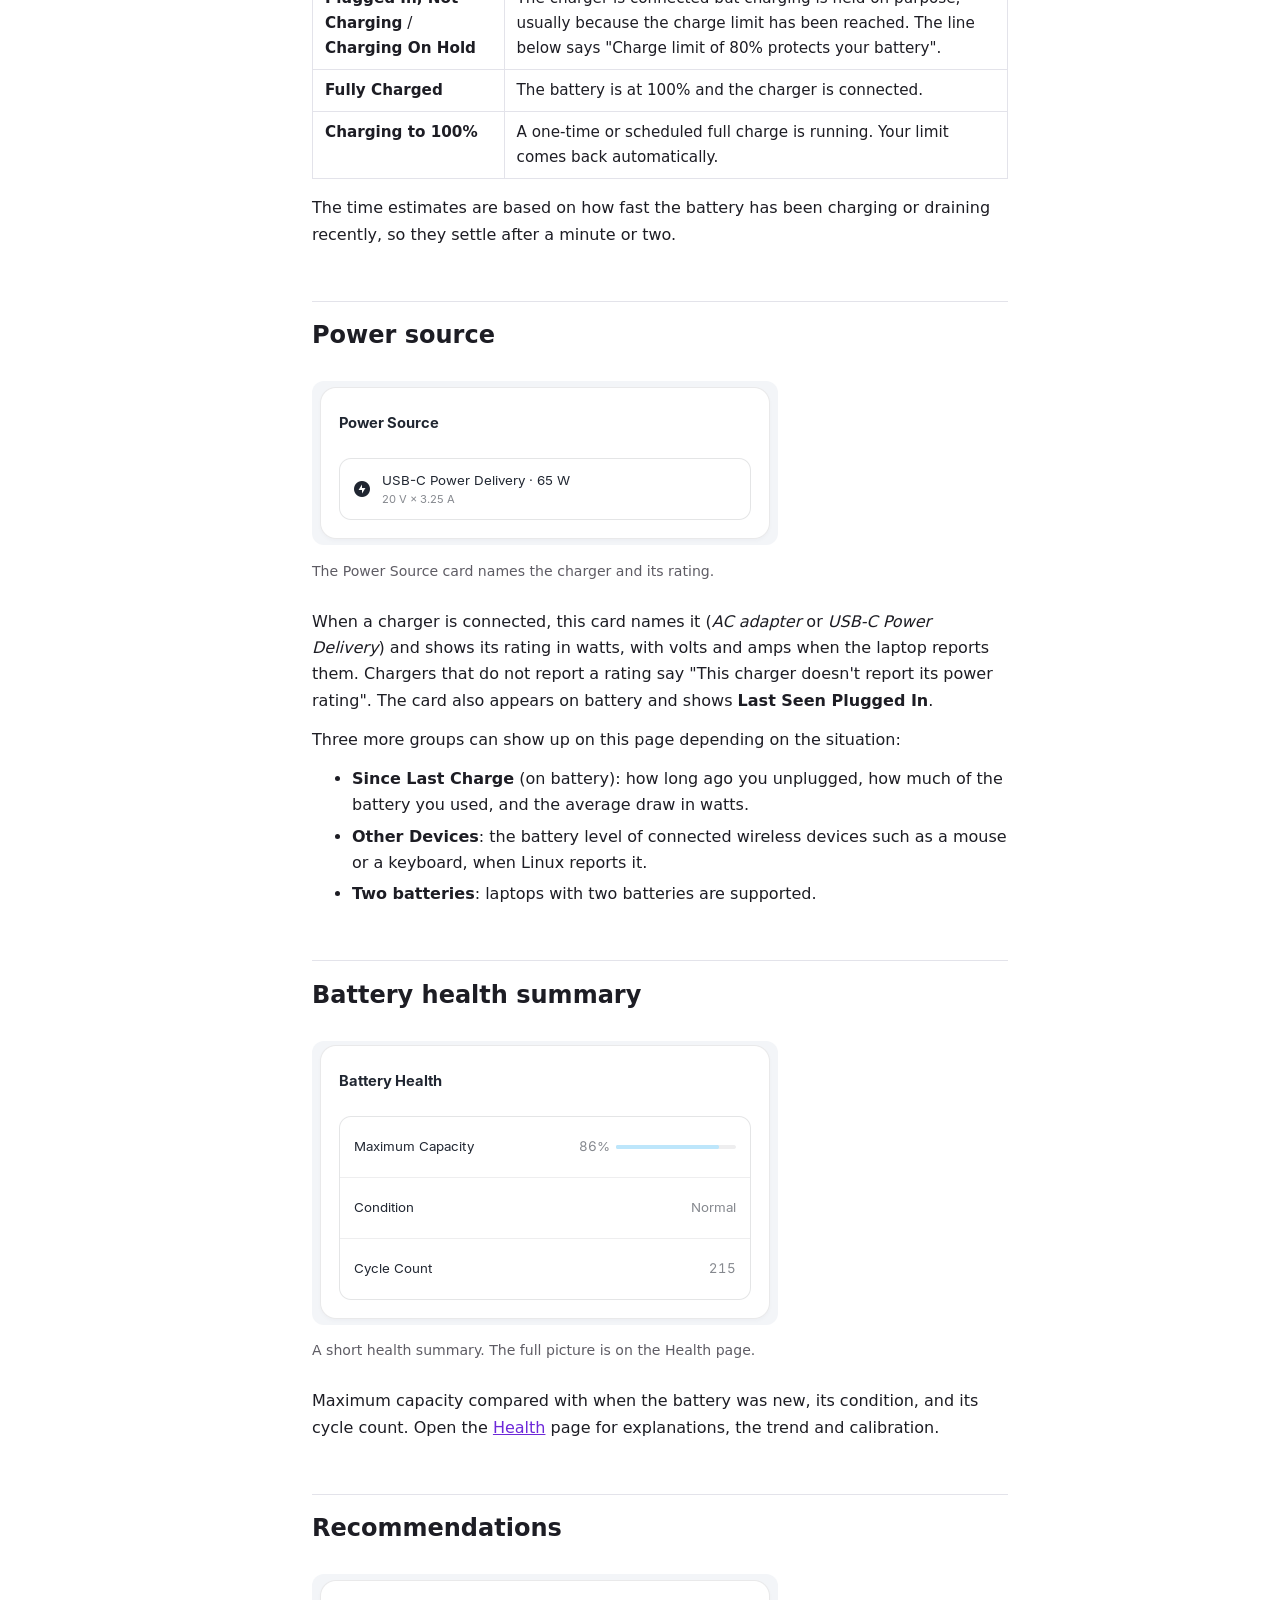
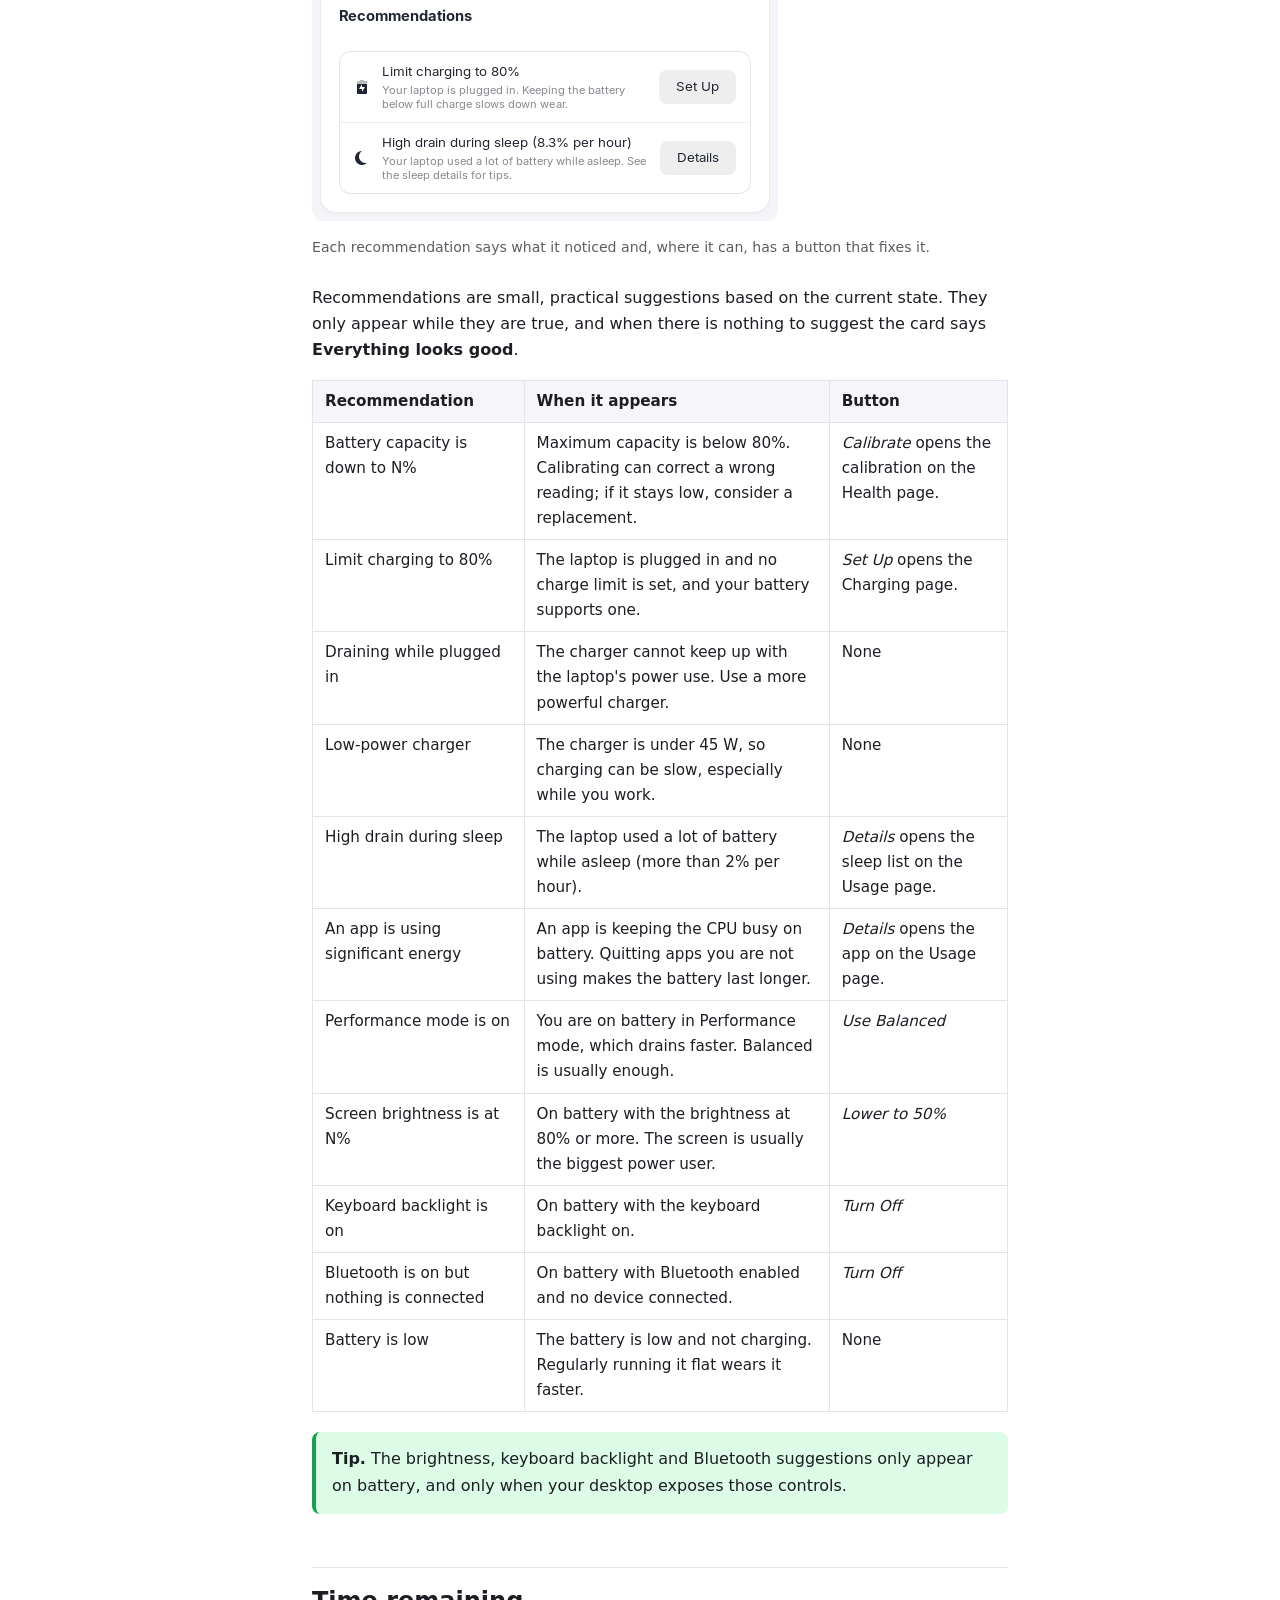
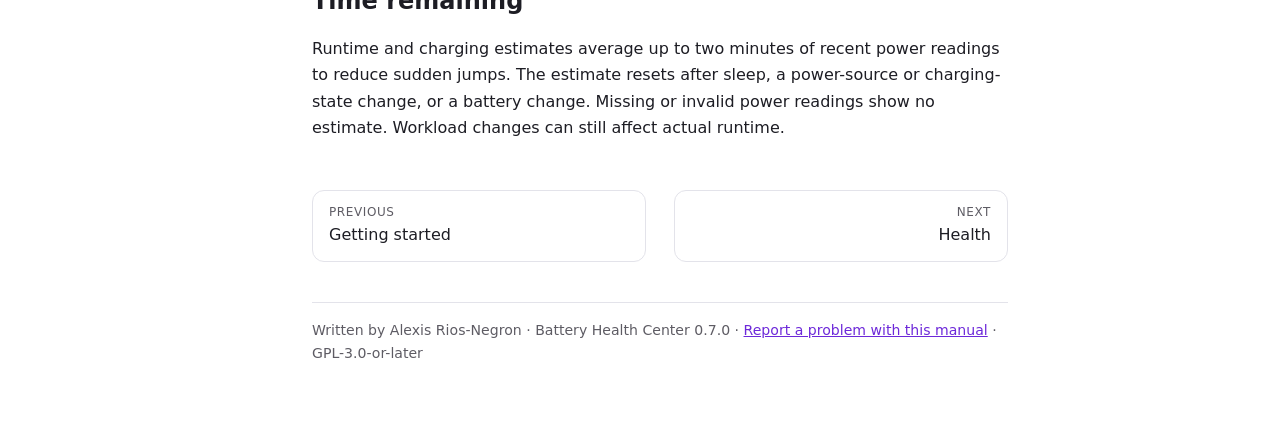
<file: docs/manual/overview.html>
<!doctype html>
<html lang="en"><head><meta charset="utf-8"><meta name="viewport" content="width=device-width, initial-scale=1">
<title>Overview · Battery Health Center Manual</title>
<meta name="description" content="Your battery, charger and recommendations at a glance.">
<link rel="icon" href="img/icon.svg"><link rel="stylesheet" href="style.css"></head>
<body>
<header class="top"><button class="menu" aria-label="Open the menu" aria-expanded="false" aria-controls="nav">☰</button>
<a class="brand" href="index.html"><img src="img/icon.svg" alt="" width="28" height="28"> <span>Battery Health Center Manual</span></a>
<button class="find" aria-label="Search the manual" aria-expanded="false">⌕</button>
<input id="q" type="search" placeholder="Search the manual…" aria-label="Search the manual" autocomplete="off">
<a class="ghost" href="https://github.com/arios4k/battery-health-center">GitHub</a></header>
<div id="results" class="results" hidden></div>
<div class="layout">
<aside class="side" id="nav" aria-label="Manual pages"><div class="drawer-head"><a class="brand" href="index.html"><img src="img/icon.svg" alt="" width="28" height="28"> <span>Battery Health Center Manual</span></a><button class="close" aria-label="Close the menu">✕ Close</button></div><div class="group"><div class="group-title">Start here</div><ul><li><a href="index.html">Battery Health Center Manual</a></li><li><a href="getting-started.html">Getting started</a></li></ul></div><div class="group"><div class="group-title">The app</div><ul><li><a href="overview.html" aria-current="page">Overview</a></li><li><a href="health.html">Health</a></li><li><a href="charging.html">Charging</a></li><li><a href="schedule.html">Charging schedule</a></li><li><a href="power.html">Power</a></li><li><a href="usage.html">Usage</a></li></ul></div><div class="group"><div class="group-title">Settings and data</div><ul><li><a href="preferences.html">Notifications and preferences</a></li><li><a href="data.html">Reports and your data</a></li></ul></div><div class="group"><div class="group-title">Reference</div><ul><li><a href="reference.html">Reference</a></li><li><a href="troubleshooting.html">Troubleshooting and FAQ</a></li><li><a href="privacy.html">Privacy and security</a></li><li><a href="whats-new.html">What&#x27;s new</a></li></ul></div></aside>
<main><details class="toc-m"><summary>On this page</summary><ul><li class="l2"><a href="#ring">The charge ring</a></li><li class="l2"><a href="#power-source">Power source</a></li><li class="l2"><a href="#health">Battery health summary</a></li><li class="l2"><a href="#recommendations">Recommendations</a></li><li class="l2"><a href="#runtime">Time remaining</a></li></ul></details><article><h1 id="overview">Overview</h1><p class="byline">By <a href="https://github.com/arios4k">Alexis Rios-Negron</a> · Battery Health Center 0.7.0</p>
<p>Overview is the page the app opens on. It answers "how is my battery doing right now?" without making you hunt for it.</p>
<figure><picture><source media="(prefers-color-scheme: dark)" srcset="img/overview-dark.png"><img src="img/overview-light.png" alt="The Overview page showing 100 percent fully charged on the left, and on the right the battery health and two recommendations." loading="lazy"></picture><figcaption>The Overview page. The left column is about right now; the right column is about the battery's long-term health and what you could do better.</figcaption></figure>

<h2 id="ring">The charge ring<a class="anchor" href="#ring" aria-label="Link to this section">#</a></h2>
<figure><picture><source media="(prefers-color-scheme: dark)" srcset="img/overview-ring-dark.png"><img src="img/overview-ring-light.png" alt="A green ring showing 100 percent and Full, with the headline Fully Charged and the line Connected to power." loading="lazy"></picture><figcaption>The ring shows the charge level. The headline and the line under it say what the battery is doing.</figcaption></figure>
<p>The percentage is in the middle. The headline underneath is one of:</p>
<div class="table"><table><thead><tr><th scope="col">Headline</th><th scope="col">Meaning</th></tr></thead><tbody><tr><td><strong>Charging</strong></td><td>The charger is connected and the battery is filling up. Below it you see the time left until full (or until your limit), for example "1 h 10 min until 80%", or the charging power in watts.</td></tr><tr><td><strong>On Battery</strong></td><td>The laptop is running from the battery. The line below estimates the time remaining at the current usage; while it is still measuring it says "Estimating time remaining…".</td></tr><tr><td><strong>Plugged In, Not Charging</strong> / <strong>Charging On Hold</strong></td><td>The charger is connected but charging is held on purpose, usually because the charge limit has been reached. The line below says "Charge limit of 80% protects your battery".</td></tr><tr><td><strong>Fully Charged</strong></td><td>The battery is at 100% and the charger is connected.</td></tr><tr><td><strong>Charging to 100%</strong></td><td>A one-time or scheduled full charge is running. Your limit comes back automatically.</td></tr></tbody></table></div>
<p>The time estimates are based on how fast the battery has been charging or draining recently, so they settle after a minute or two.</p>

<h2 id="power-source">Power source<a class="anchor" href="#power-source" aria-label="Link to this section">#</a></h2>
<figure><picture><source media="(prefers-color-scheme: dark)" srcset="img/overview-power-source-dark.png"><img src="img/overview-power-source-light.png" alt="A card named Power Source showing USB-C Power Delivery at 65 W with 20 V times 3.25 A." loading="lazy"></picture><figcaption>The Power Source card names the charger and its rating.</figcaption></figure>
<p>When a charger is connected, this card names it (<em>AC adapter</em> or <em>USB-C Power Delivery</em>) and shows its
rating in watts, with volts and amps when the laptop reports them. Chargers that do not report a rating say "This charger
doesn't report its power rating". The card also appears on battery and shows <strong>Last Seen Plugged In</strong>.</p>
<p>Three more groups can show up on this page depending on the situation:</p>
<ul>
<li><strong>Since Last Charge</strong> (on battery): how long ago you unplugged, how much of the battery you used, and the average draw in watts.</li>
<li><strong>Other Devices</strong>: the battery level of connected wireless devices such as a mouse or a keyboard, when Linux reports it.</li>
<li><strong>Two batteries</strong>: laptops with two batteries are supported.</li>
</ul>

<h2 id="health">Battery health summary<a class="anchor" href="#health" aria-label="Link to this section">#</a></h2>
<figure><picture><source media="(prefers-color-scheme: dark)" srcset="img/overview-health-dark.png"><img src="img/overview-health-light.png" alt="A card named Battery Health with Maximum Capacity 87 percent with a bar, Condition Normal, and Cycle Count 214." loading="lazy"></picture><figcaption>A short health summary. The full picture is on the Health page.</figcaption></figure>
<p>Maximum capacity compared with when the battery was new, its condition, and its cycle count. Open the
<a href="health.html">Health</a> page for explanations, the trend and calibration.</p>

<h2 id="recommendations">Recommendations<a class="anchor" href="#recommendations" aria-label="Link to this section">#</a></h2>
<figure><picture><source media="(prefers-color-scheme: dark)" srcset="img/overview-recommendations-dark.png"><img src="img/overview-recommendations-light.png" alt="Two recommendations: Limit charging to 80 percent with a Set Up button, and High drain during sleep with a Details button." loading="lazy"></picture><figcaption>Each recommendation says what it noticed and, where it can, has a button that fixes it.</figcaption></figure>
<p>Recommendations are small, practical suggestions based on the current state. They only appear while they are true, and
when there is nothing to suggest the card says <strong>Everything looks good</strong>.</p>
<div class="table"><table><thead><tr><th scope="col">Recommendation</th><th scope="col">When it appears</th><th scope="col">Button</th></tr></thead><tbody><tr><td>Battery capacity is down to N%</td><td>Maximum capacity is below 80%. Calibrating can correct a wrong reading; if it stays low, consider a replacement.</td><td><em>Calibrate</em> opens the calibration on the Health page.</td></tr><tr><td>Limit charging to 80%</td><td>The laptop is plugged in and no charge limit is set, and your battery supports one.</td><td><em>Set Up</em> opens the Charging page.</td></tr><tr><td>Draining while plugged in</td><td>The charger cannot keep up with the laptop's power use. Use a more powerful charger.</td><td>None</td></tr><tr><td>Low-power charger</td><td>The charger is under 45 W, so charging can be slow, especially while you work.</td><td>None</td></tr><tr><td>High drain during sleep</td><td>The laptop used a lot of battery while asleep (more than 2% per hour).</td><td><em>Details</em> opens the sleep list on the Usage page.</td></tr><tr><td>An app is using significant energy</td><td>An app is keeping the CPU busy on battery. Quitting apps you are not using makes the battery last longer.</td><td><em>Details</em> opens the app on the Usage page.</td></tr><tr><td>Performance mode is on</td><td>You are on battery in Performance mode, which drains faster. Balanced is usually enough.</td><td><em>Use Balanced</em></td></tr><tr><td>Screen brightness is at N%</td><td>On battery with the brightness at 80% or more. The screen is usually the biggest power user.</td><td><em>Lower to 50%</em></td></tr><tr><td>Keyboard backlight is on</td><td>On battery with the keyboard backlight on.</td><td><em>Turn Off</em></td></tr><tr><td>Bluetooth is on but nothing is connected</td><td>On battery with Bluetooth enabled and no device connected.</td><td><em>Turn Off</em></td></tr><tr><td>Battery is low</td><td>The battery is low and not charging. Regularly running it flat wears it faster.</td><td>None</td></tr></tbody></table></div>
<div class="callout tip"><p><strong>Tip.</strong> The brightness, keyboard backlight and Bluetooth suggestions only appear on battery, and only when your desktop exposes those controls.</p></div>

<h2 id="runtime">Time remaining<a class="anchor" href="#runtime" aria-label="Link to this section">#</a></h2>
<p>Runtime and charging estimates average up to two minutes of recent power readings to reduce sudden jumps.
The estimate resets after sleep, a power-source or charging-state change, or a battery change.
Missing or invalid power readings show no estimate. Workload changes can still affect actual runtime.</p>
</article><nav class="pager" aria-label="Previous and next page"><a class="prev" href="getting-started.html"><span>Previous</span>Getting started</a><a class="next" href="health.html"><span>Next</span>Health</a></nav>
<footer>Written by Alexis Rios-Negron · Battery Health Center 0.7.0 · <a href="https://github.com/arios4k/battery-health-center/issues">Report a problem with this manual</a> · GPL-3.0-or-later</footer></main>
<aside class="toc" aria-label="On this page"><div class="group-title">On this page</div><ul><li class="l2"><a href="#ring">The charge ring</a></li><li class="l2"><a href="#power-source">Power source</a></li><li class="l2"><a href="#health">Battery health summary</a></li><li class="l2"><a href="#recommendations">Recommendations</a></li><li class="l2"><a href="#runtime">Time remaining</a></li></ul></aside>
</div><script src="manual.js"></script></body></html>
</file>
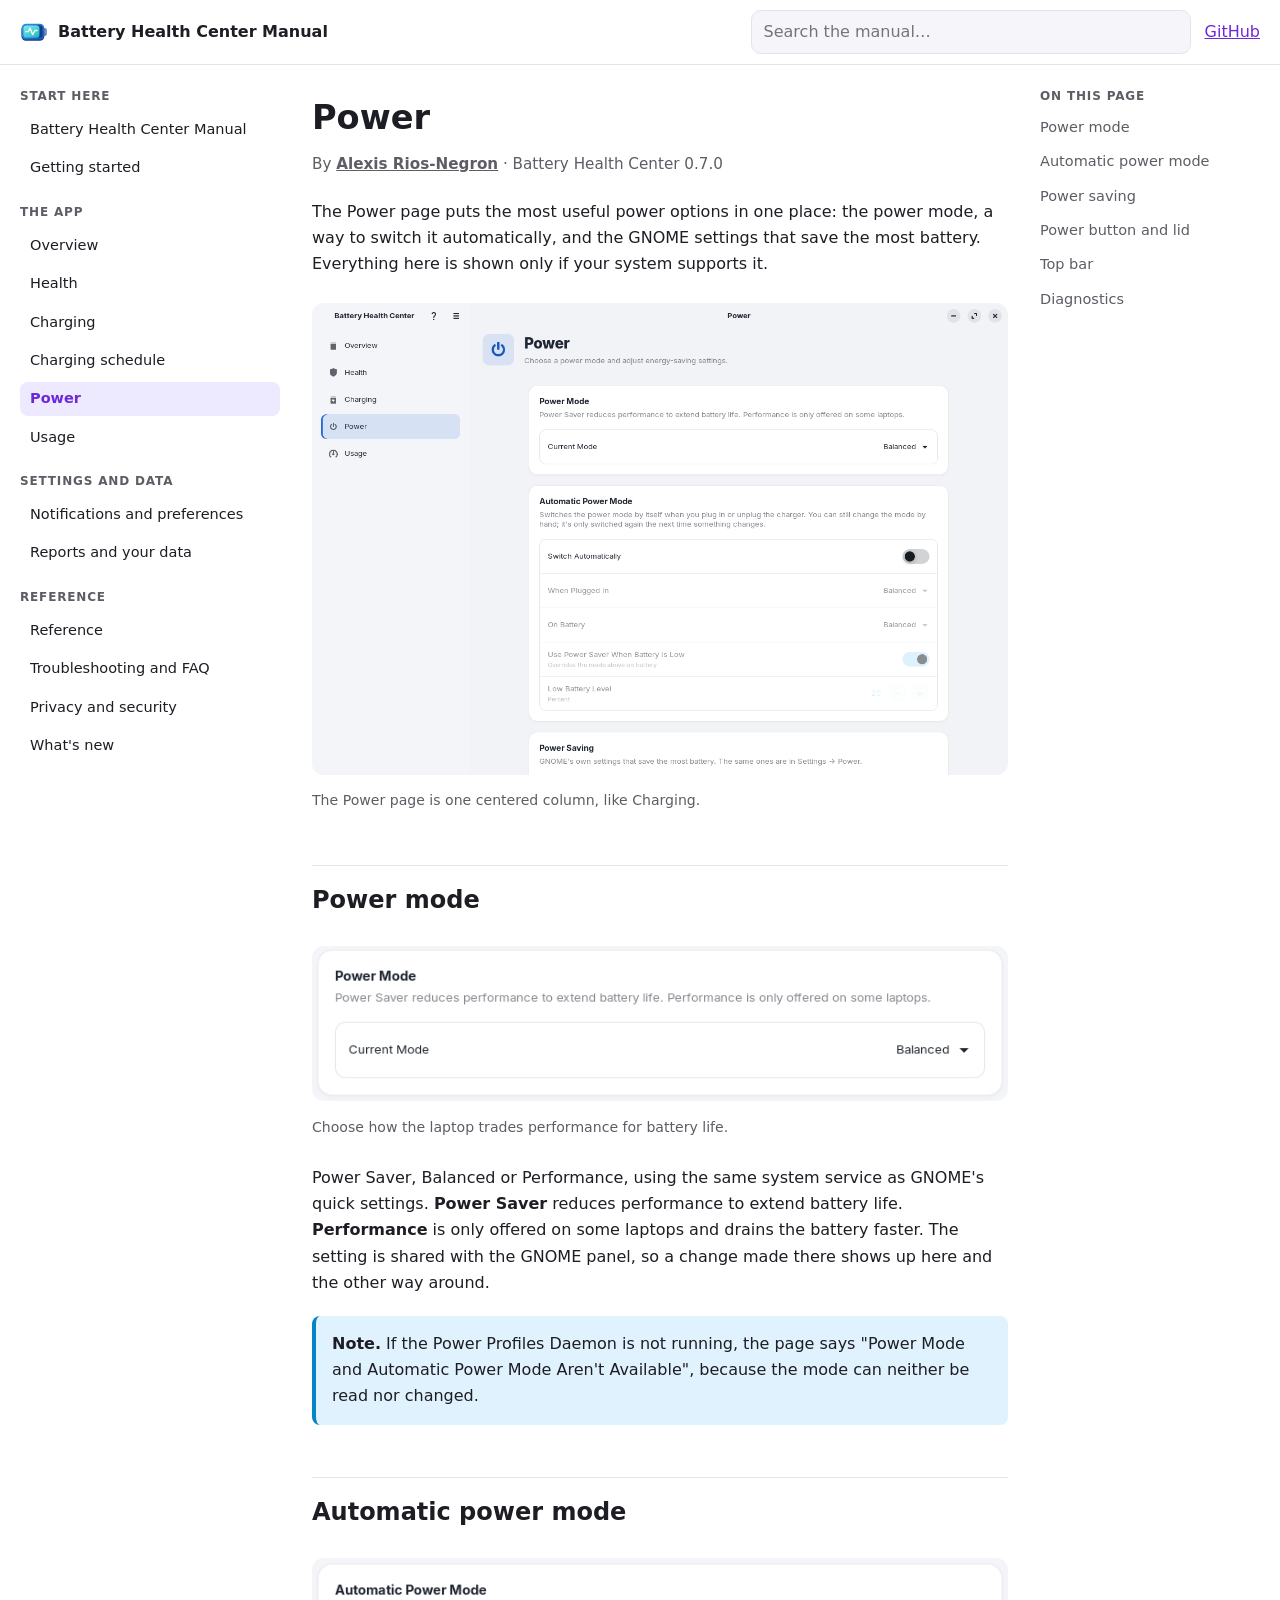
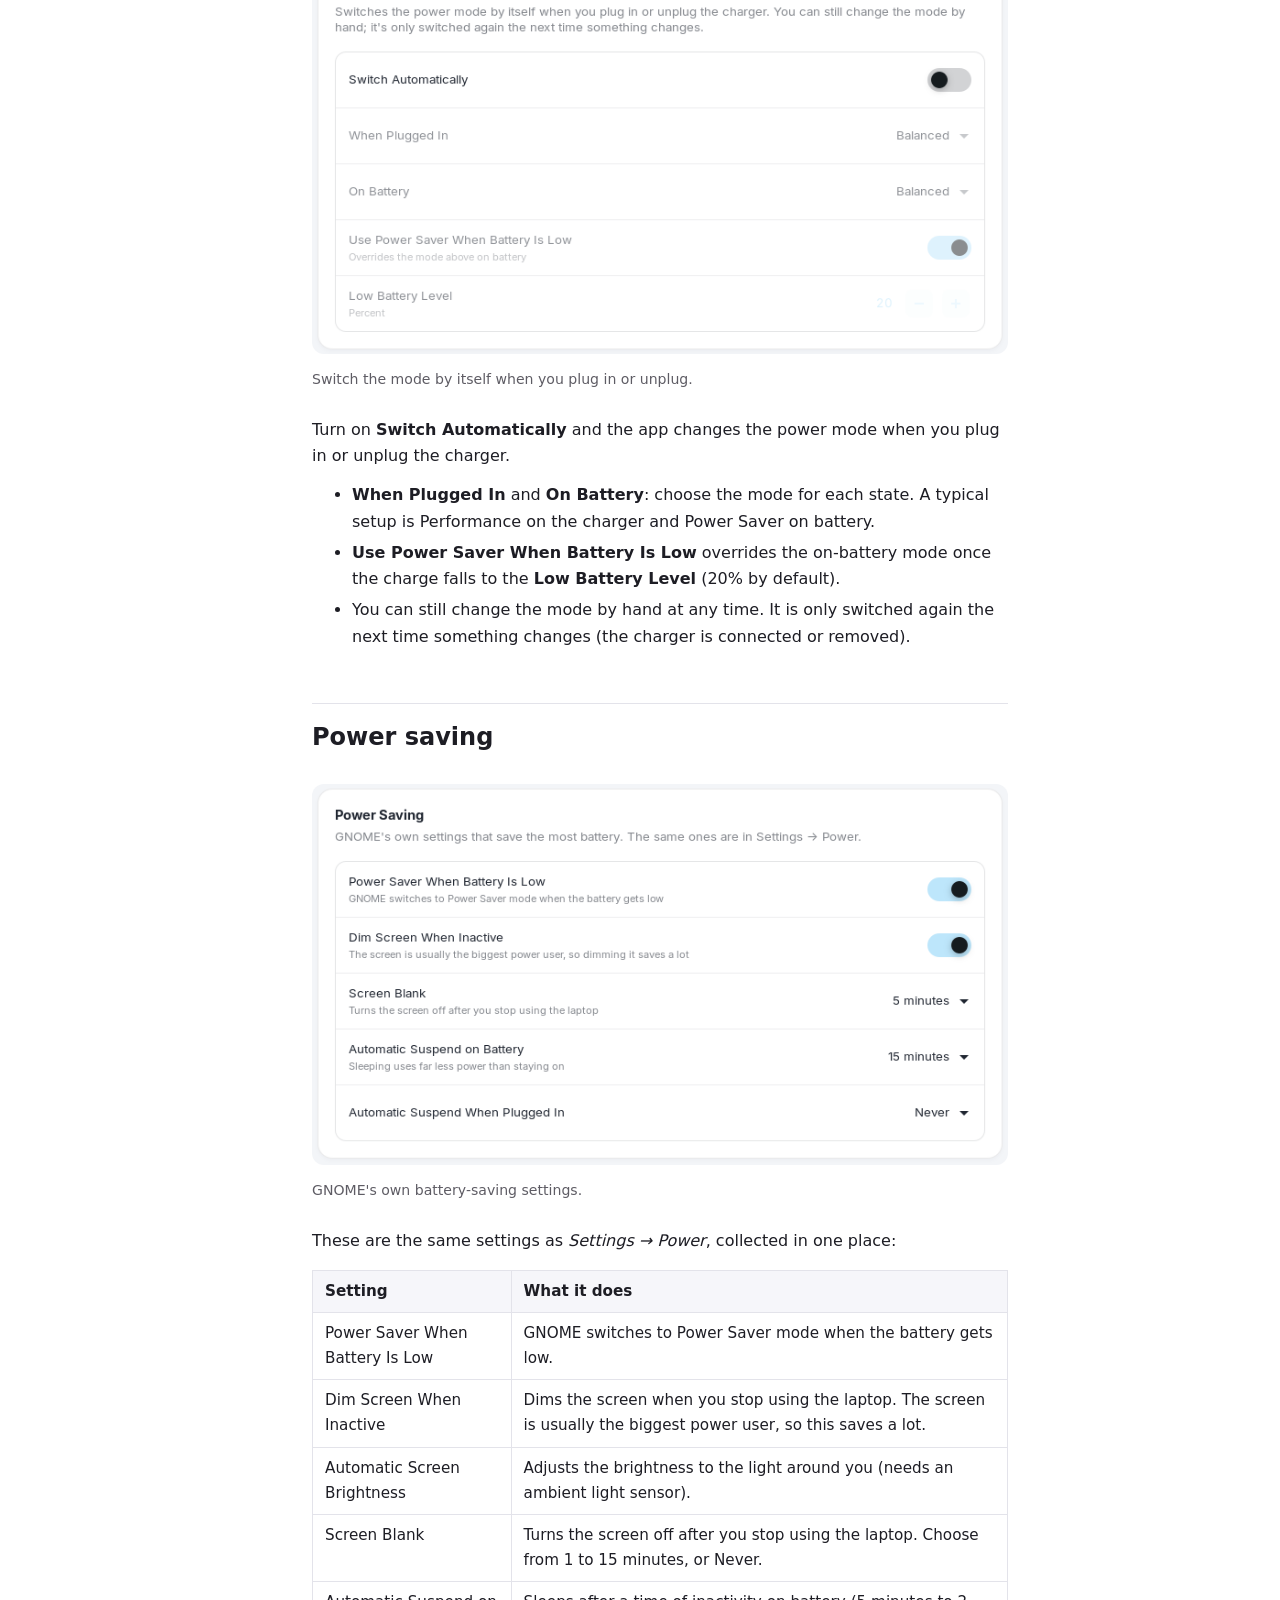
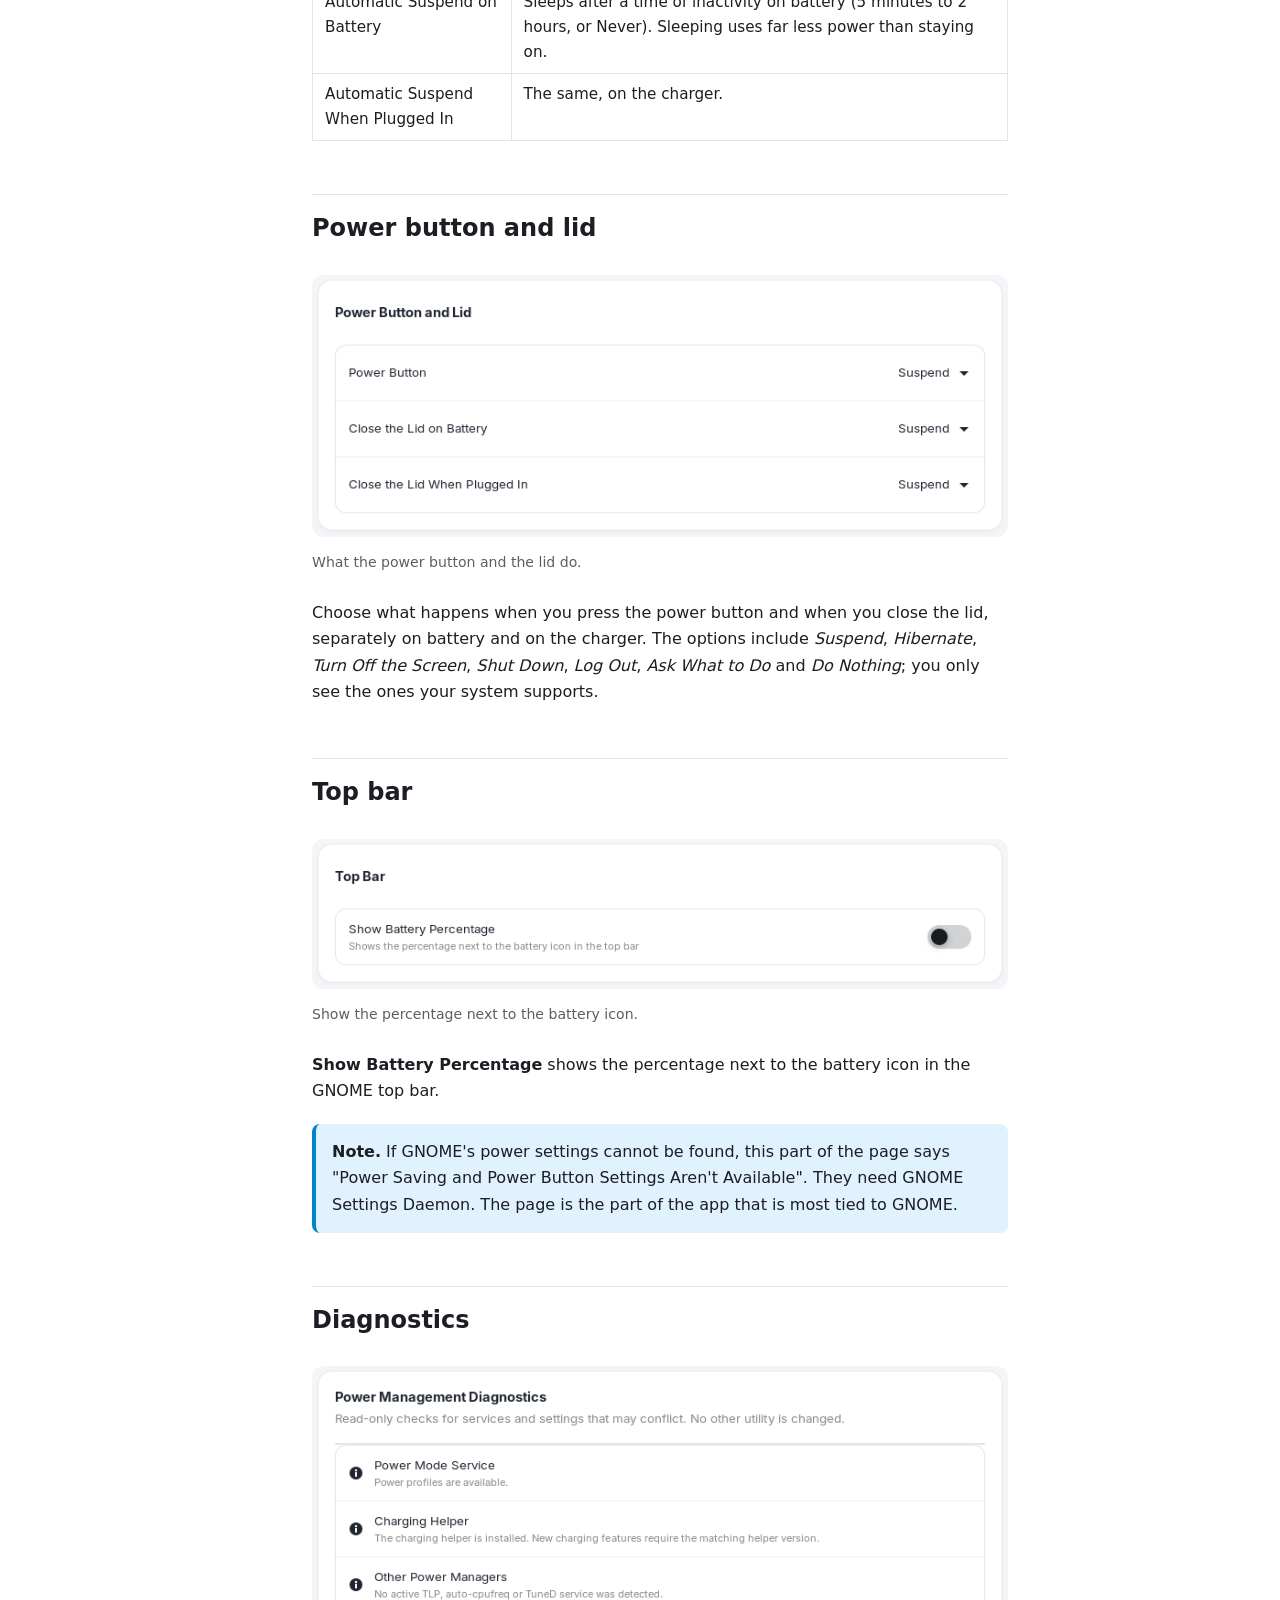
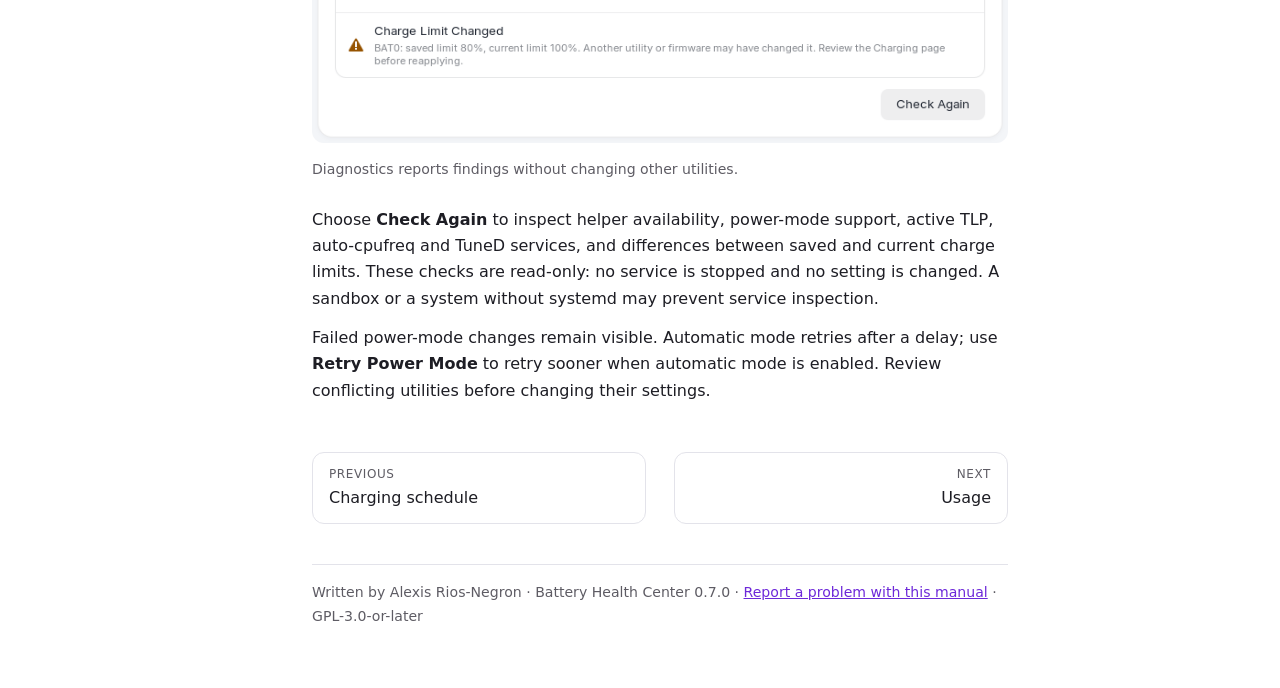
<file: docs/manual/power.html>
<!doctype html>
<html lang="en"><head><meta charset="utf-8"><meta name="viewport" content="width=device-width, initial-scale=1">
<title>Power · Battery Health Center Manual</title>
<meta name="description" content="Power mode, automatic power mode and GNOME&#x27;s power-saving settings.">
<link rel="icon" href="img/icon.svg"><link rel="stylesheet" href="style.css"></head>
<body>
<header class="top"><button class="menu" aria-label="Open the menu" aria-expanded="false" aria-controls="nav">☰</button>
<a class="brand" href="index.html"><img src="img/icon.svg" alt="" width="28" height="28"> <span>Battery Health Center Manual</span></a>
<button class="find" aria-label="Search the manual" aria-expanded="false">⌕</button>
<input id="q" type="search" placeholder="Search the manual…" aria-label="Search the manual" autocomplete="off">
<a class="ghost" href="https://github.com/arios4k/battery-health-center">GitHub</a></header>
<div id="results" class="results" hidden></div>
<div class="layout">
<aside class="side" id="nav" aria-label="Manual pages"><div class="drawer-head"><a class="brand" href="index.html"><img src="img/icon.svg" alt="" width="28" height="28"> <span>Battery Health Center Manual</span></a><button class="close" aria-label="Close the menu">✕ Close</button></div><div class="group"><div class="group-title">Start here</div><ul><li><a href="index.html">Battery Health Center Manual</a></li><li><a href="getting-started.html">Getting started</a></li></ul></div><div class="group"><div class="group-title">The app</div><ul><li><a href="overview.html">Overview</a></li><li><a href="health.html">Health</a></li><li><a href="charging.html">Charging</a></li><li><a href="schedule.html">Charging schedule</a></li><li><a href="power.html" aria-current="page">Power</a></li><li><a href="usage.html">Usage</a></li></ul></div><div class="group"><div class="group-title">Settings and data</div><ul><li><a href="preferences.html">Notifications and preferences</a></li><li><a href="data.html">Reports and your data</a></li></ul></div><div class="group"><div class="group-title">Reference</div><ul><li><a href="reference.html">Reference</a></li><li><a href="troubleshooting.html">Troubleshooting and FAQ</a></li><li><a href="privacy.html">Privacy and security</a></li><li><a href="whats-new.html">What&#x27;s new</a></li></ul></div></aside>
<main><details class="toc-m"><summary>On this page</summary><ul><li class="l2"><a href="#mode">Power mode</a></li><li class="l2"><a href="#automatic">Automatic power mode</a></li><li class="l2"><a href="#saving">Power saving</a></li><li class="l2"><a href="#buttons">Power button and lid</a></li><li class="l2"><a href="#top-bar">Top bar</a></li><li class="l2"><a href="#diagnostics">Diagnostics</a></li></ul></details><article><h1 id="power">Power</h1><p class="byline">By <a href="https://github.com/arios4k">Alexis Rios-Negron</a> · Battery Health Center 0.7.0</p>
<p>The Power page puts the most useful power options in one place: the power mode, a way to switch it
automatically, and the GNOME settings that save the most battery. Everything here is shown only if your system supports it.</p>
<figure><picture><source media="(prefers-color-scheme: dark)" srcset="img/power-dark.png"><img src="img/power-light.png" alt="The Power page with Power Mode, Automatic Power Mode and Power Saving sections." loading="lazy"></picture><figcaption>The Power page is one centered column, like Charging.</figcaption></figure>

<h2 id="mode">Power mode<a class="anchor" href="#mode" aria-label="Link to this section">#</a></h2>
<figure><picture><source media="(prefers-color-scheme: dark)" srcset="img/power-mode-dark.png"><img src="img/power-mode-light.png" alt="A Power Mode card with Current Mode set to Balanced." loading="lazy"></picture><figcaption>Choose how the laptop trades performance for battery life.</figcaption></figure>
<p>Power Saver, Balanced or Performance, using the same system service as GNOME's quick settings. <strong>Power Saver</strong> reduces
performance to extend battery life. <strong>Performance</strong> is only offered on some laptops and drains the battery faster.
The setting is shared with the GNOME panel, so a change made there shows up here and the other way around.</p>
<div class="callout note"><p><strong>Note.</strong> If the Power Profiles Daemon is not running, the page says "Power Mode and Automatic Power Mode Aren't Available", because the mode can neither be read nor changed.</p></div>

<h2 id="automatic">Automatic power mode<a class="anchor" href="#automatic" aria-label="Link to this section">#</a></h2>
<figure><picture><source media="(prefers-color-scheme: dark)" srcset="img/power-automatic-dark.png"><img src="img/power-automatic-light.png" alt="The Automatic Power Mode card with Switch Automatically off, plugged-in and on-battery modes, and a low battery override." loading="lazy"></picture><figcaption>Switch the mode by itself when you plug in or unplug.</figcaption></figure>
<p>Turn on <strong>Switch Automatically</strong> and the app changes the power mode when you plug in or unplug the charger.</p>
<ul>
<li><strong>When Plugged In</strong> and <strong>On Battery</strong>: choose the mode for each state. A typical setup is Performance on the charger and Power Saver on battery.</li>
<li><strong>Use Power Saver When Battery Is Low</strong> overrides the on-battery mode once the charge falls to the <strong>Low Battery Level</strong> (20% by default).</li>
<li>You can still change the mode by hand at any time. It is only switched again the next time something changes (the charger is connected or removed).</li>
</ul>

<h2 id="saving">Power saving<a class="anchor" href="#saving" aria-label="Link to this section">#</a></h2>
<figure><picture><source media="(prefers-color-scheme: dark)" srcset="img/power-saving-dark.png"><img src="img/power-saving-light.png" alt="The Power Saving card with switches for Power Saver When Battery Is Low and Dim Screen When Inactive, and menus for Screen Blank, Automatic Suspend on Battery and Automatic Suspend When Plugged In." loading="lazy"></picture><figcaption>GNOME's own battery-saving settings.</figcaption></figure>
<p>These are the same settings as <em>Settings → Power</em>, collected in one place:</p>
<div class="table"><table><thead><tr><th scope="col">Setting</th><th scope="col">What it does</th></tr></thead><tbody><tr><td>Power Saver When Battery Is Low</td><td>GNOME switches to Power Saver mode when the battery gets low.</td></tr><tr><td>Dim Screen When Inactive</td><td>Dims the screen when you stop using the laptop. The screen is usually the biggest power user, so this saves a lot.</td></tr><tr><td>Automatic Screen Brightness</td><td>Adjusts the brightness to the light around you (needs an ambient light sensor).</td></tr><tr><td>Screen Blank</td><td>Turns the screen off after you stop using the laptop. Choose from 1 to 15 minutes, or Never.</td></tr><tr><td>Automatic Suspend on Battery</td><td>Sleeps after a time of inactivity on battery (5 minutes to 2 hours, or Never). Sleeping uses far less power than staying on.</td></tr><tr><td>Automatic Suspend When Plugged In</td><td>The same, on the charger.</td></tr></tbody></table></div>

<h2 id="buttons">Power button and lid<a class="anchor" href="#buttons" aria-label="Link to this section">#</a></h2>
<figure><picture><source media="(prefers-color-scheme: dark)" srcset="img/power-buttons-dark.png"><img src="img/power-buttons-light.png" alt="The Power Button and Lid card with menus for Power Button, Close the Lid on Battery and Close the Lid When Plugged In, each set to Suspend." loading="lazy"></picture><figcaption>What the power button and the lid do.</figcaption></figure>
<p>Choose what happens when you press the power button and when you close the lid, separately on battery and on the charger. The options
include <em>Suspend</em>, <em>Hibernate</em>, <em>Turn Off the Screen</em>, <em>Shut Down</em>, <em>Log Out</em>, <em>Ask What to Do</em> and <em>Do Nothing</em>;
you only see the ones your system supports.</p>

<h2 id="top-bar">Top bar<a class="anchor" href="#top-bar" aria-label="Link to this section">#</a></h2>
<figure><picture><source media="(prefers-color-scheme: dark)" srcset="img/power-top-bar-dark.png"><img src="img/power-top-bar-light.png" alt="A Top Bar card with the switch Show Battery Percentage." loading="lazy"></picture><figcaption>Show the percentage next to the battery icon.</figcaption></figure>
<p><strong>Show Battery Percentage</strong> shows the percentage next to the battery icon in the GNOME top bar.</p>
<div class="callout note"><p><strong>Note.</strong> If GNOME's power settings cannot be found, this part of the page says "Power Saving and Power Button Settings Aren't Available". They need GNOME Settings Daemon. The page is the part of the app that is most tied to GNOME.</p></div>

<h2 id="diagnostics">Diagnostics<a class="anchor" href="#diagnostics" aria-label="Link to this section">#</a></h2>
<figure><picture><source media="(prefers-color-scheme: dark)" srcset="img/power-diagnostics-dark.png"><img src="img/power-diagnostics-light.png" alt="Read-only diagnostics for power services, the charging helper and saved charge limits." loading="lazy"></picture><figcaption>Diagnostics reports findings without changing other utilities.</figcaption></figure>
<p>Choose <strong>Check Again</strong> to inspect helper availability, power-mode support, active TLP, auto-cpufreq and
TuneD services, and differences between saved and current charge limits. These checks are read-only: no service is stopped
and no setting is changed. A sandbox or a system without systemd may prevent service inspection.</p>
<p>Failed power-mode changes remain visible. Automatic mode retries after a delay; use <strong>Retry Power Mode</strong>
to retry sooner when automatic mode is enabled. Review conflicting utilities before changing their settings.</p>
</article><nav class="pager" aria-label="Previous and next page"><a class="prev" href="schedule.html"><span>Previous</span>Charging schedule</a><a class="next" href="usage.html"><span>Next</span>Usage</a></nav>
<footer>Written by Alexis Rios-Negron · Battery Health Center 0.7.0 · <a href="https://github.com/arios4k/battery-health-center/issues">Report a problem with this manual</a> · GPL-3.0-or-later</footer></main>
<aside class="toc" aria-label="On this page"><div class="group-title">On this page</div><ul><li class="l2"><a href="#mode">Power mode</a></li><li class="l2"><a href="#automatic">Automatic power mode</a></li><li class="l2"><a href="#saving">Power saving</a></li><li class="l2"><a href="#buttons">Power button and lid</a></li><li class="l2"><a href="#top-bar">Top bar</a></li><li class="l2"><a href="#diagnostics">Diagnostics</a></li></ul></aside>
</div><script src="manual.js"></script></body></html>
</file>
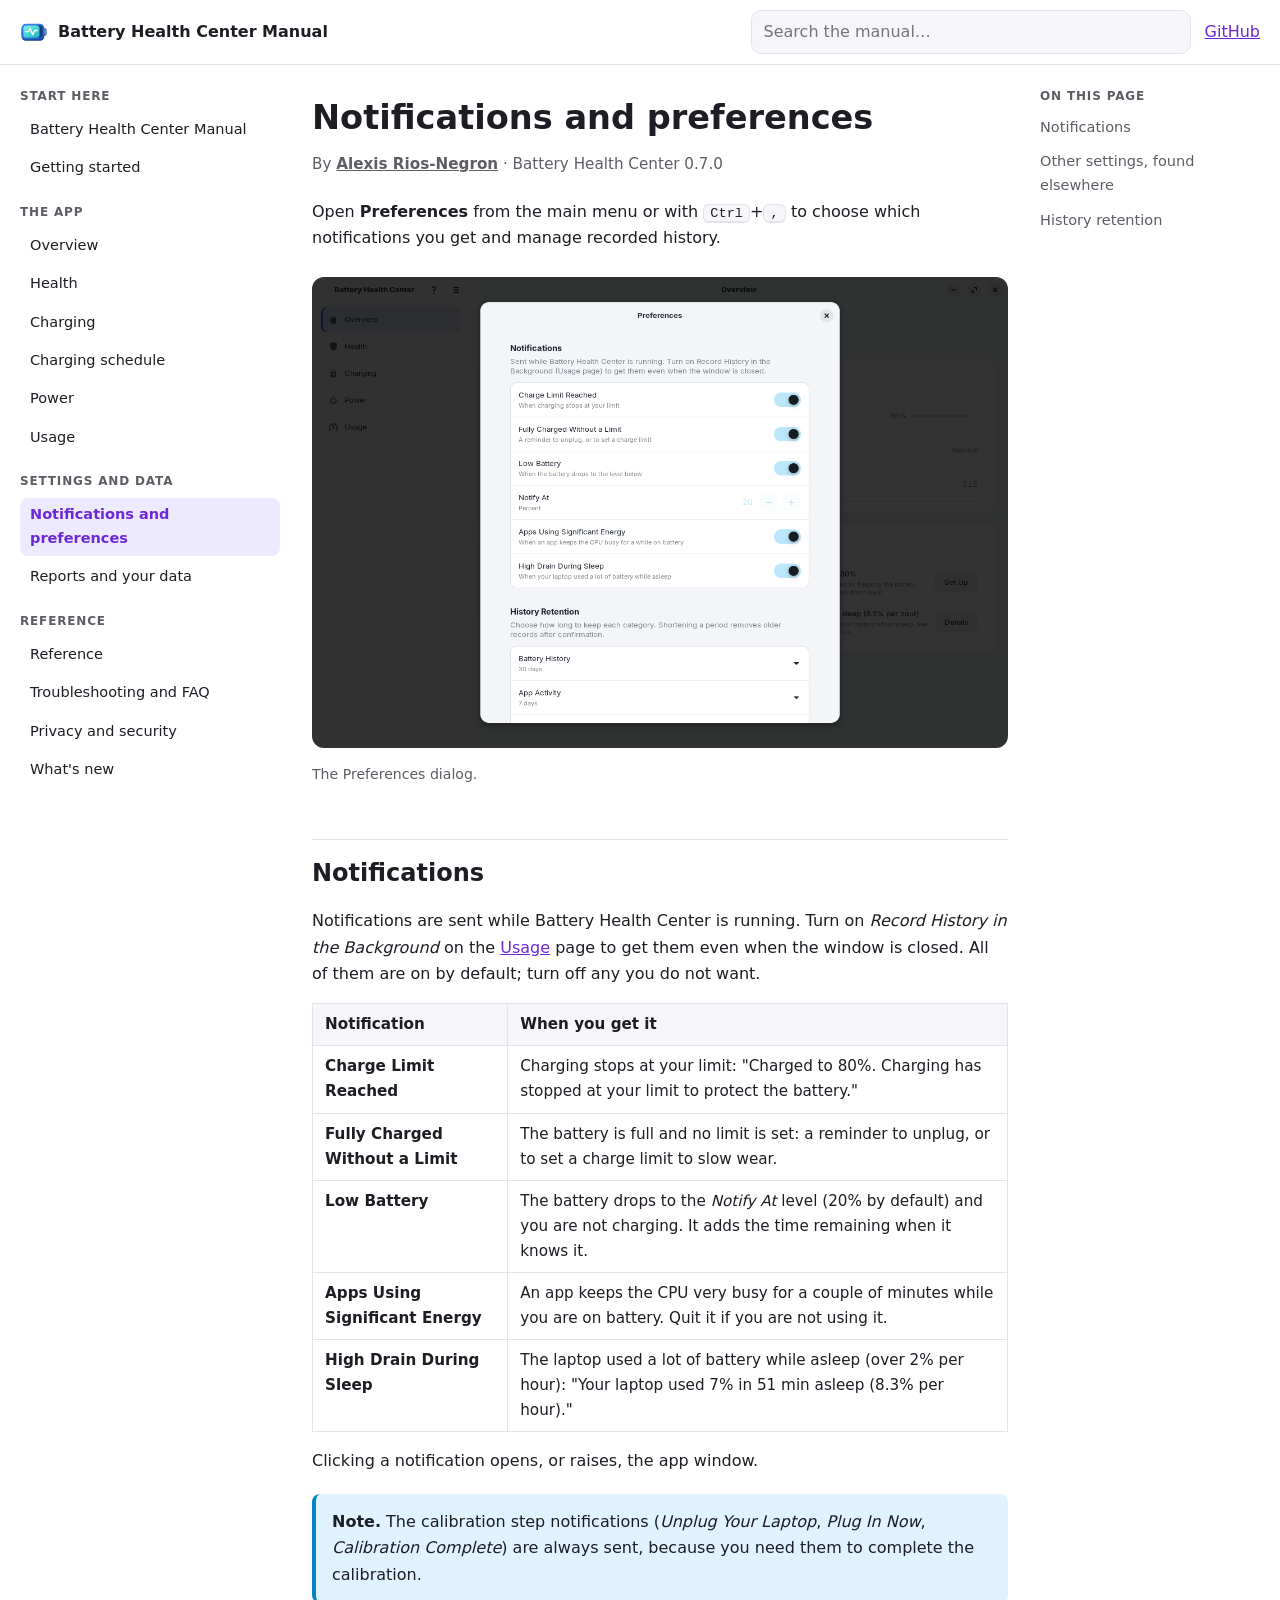
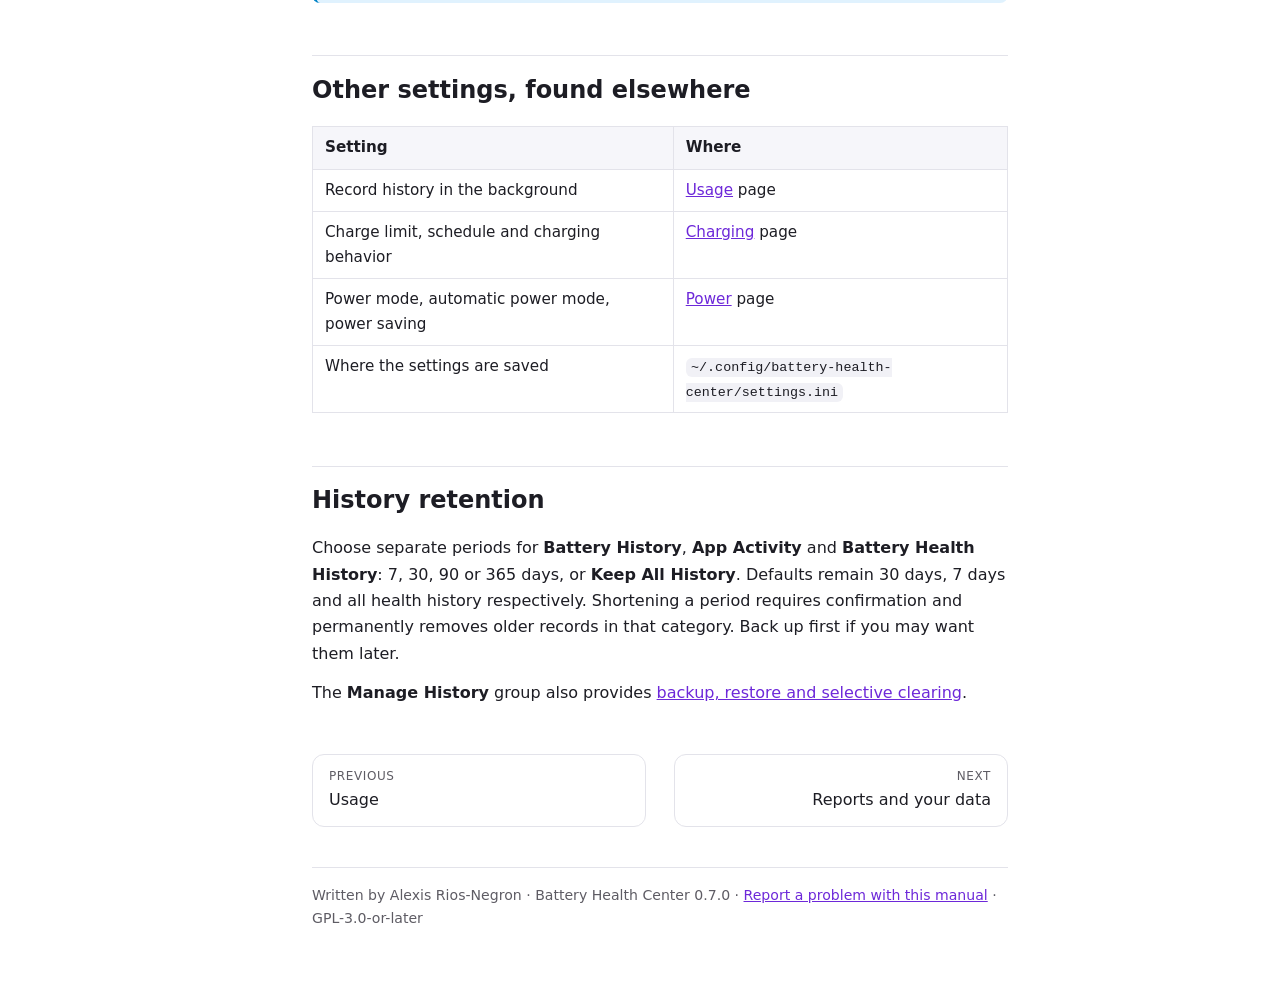
<file: docs/manual/preferences.html>
<!doctype html>
<html lang="en"><head><meta charset="utf-8"><meta name="viewport" content="width=device-width, initial-scale=1">
<title>Notifications and preferences · Battery Health Center Manual</title>
<meta name="description" content="Choose which notifications you get and when.">
<link rel="icon" href="img/icon.svg"><link rel="stylesheet" href="style.css"></head>
<body>
<header class="top"><button class="menu" aria-label="Open the menu" aria-expanded="false" aria-controls="nav">☰</button>
<a class="brand" href="index.html"><img src="img/icon.svg" alt="" width="28" height="28"> <span>Battery Health Center Manual</span></a>
<button class="find" aria-label="Search the manual" aria-expanded="false">⌕</button>
<input id="q" type="search" placeholder="Search the manual…" aria-label="Search the manual" autocomplete="off">
<a class="ghost" href="https://github.com/arios4k/battery-health-center">GitHub</a></header>
<div id="results" class="results" hidden></div>
<div class="layout">
<aside class="side" id="nav" aria-label="Manual pages"><div class="drawer-head"><a class="brand" href="index.html"><img src="img/icon.svg" alt="" width="28" height="28"> <span>Battery Health Center Manual</span></a><button class="close" aria-label="Close the menu">✕ Close</button></div><div class="group"><div class="group-title">Start here</div><ul><li><a href="index.html">Battery Health Center Manual</a></li><li><a href="getting-started.html">Getting started</a></li></ul></div><div class="group"><div class="group-title">The app</div><ul><li><a href="overview.html">Overview</a></li><li><a href="health.html">Health</a></li><li><a href="charging.html">Charging</a></li><li><a href="schedule.html">Charging schedule</a></li><li><a href="power.html">Power</a></li><li><a href="usage.html">Usage</a></li></ul></div><div class="group"><div class="group-title">Settings and data</div><ul><li><a href="preferences.html" aria-current="page">Notifications and preferences</a></li><li><a href="data.html">Reports and your data</a></li></ul></div><div class="group"><div class="group-title">Reference</div><ul><li><a href="reference.html">Reference</a></li><li><a href="troubleshooting.html">Troubleshooting and FAQ</a></li><li><a href="privacy.html">Privacy and security</a></li><li><a href="whats-new.html">What&#x27;s new</a></li></ul></div></aside>
<main><details class="toc-m"><summary>On this page</summary><ul><li class="l2"><a href="#notifications">Notifications</a></li><li class="l2"><a href="#other">Other settings, found elsewhere</a></li><li class="l2"><a href="#retention">History retention</a></li></ul></details><article><h1 id="notifications-and-preferences">Notifications and preferences</h1><p class="byline">By <a href="https://github.com/arios4k">Alexis Rios-Negron</a> · Battery Health Center 0.7.0</p>
<p>Open <strong>Preferences</strong> from the main menu or with <kbd>Ctrl</kbd>+<kbd>,</kbd> to choose which notifications you
get and manage recorded history.</p>
<figure><picture><source media="(prefers-color-scheme: dark)" srcset="img/preferences-dark.png"><img src="img/preferences-light.png" alt="The Preferences dialog with switches for Charge Limit Reached, Fully Charged Without a Limit, Low Battery with a Notify At level, Apps Using Significant Energy and High Drain During Sleep." loading="lazy"></picture><figcaption>The Preferences dialog.</figcaption></figure>

<h2 id="notifications">Notifications<a class="anchor" href="#notifications" aria-label="Link to this section">#</a></h2>
<p>Notifications are sent while Battery Health Center is running. Turn on <em>Record History in the Background</em> on the
<a href="usage.html">Usage</a> page to get them even when the window is closed. All of them are on by default; turn off any you do not want.</p>
<div class="table"><table><thead><tr><th scope="col">Notification</th><th scope="col">When you get it</th></tr></thead><tbody><tr><td><strong>Charge Limit Reached</strong></td><td>Charging stops at your limit: "Charged to 80%. Charging has stopped at your limit to protect the battery."</td></tr><tr><td><strong>Fully Charged Without a Limit</strong></td><td>The battery is full and no limit is set: a reminder to unplug, or to set a charge limit to slow wear.</td></tr><tr><td><strong>Low Battery</strong></td><td>The battery drops to the <em>Notify At</em> level (20% by default) and you are not charging. It adds the time remaining when it knows it.</td></tr><tr><td><strong>Apps Using Significant Energy</strong></td><td>An app keeps the CPU very busy for a couple of minutes while you are on battery. Quit it if you are not using it.</td></tr><tr><td><strong>High Drain During Sleep</strong></td><td>The laptop used a lot of battery while asleep (over 2% per hour): "Your laptop used 7% in 51 min asleep (8.3% per hour)."</td></tr></tbody></table></div>
<p>Clicking a notification opens, or raises, the app window.</p>
<div class="callout note"><p><strong>Note.</strong> The calibration step notifications (<em>Unplug Your Laptop</em>, <em>Plug In Now</em>, <em>Calibration Complete</em>) are always sent, because you need them to complete the calibration.</p></div>

<h2 id="other">Other settings, found elsewhere<a class="anchor" href="#other" aria-label="Link to this section">#</a></h2>
<div class="table"><table><thead><tr><th scope="col">Setting</th><th scope="col">Where</th></tr></thead><tbody><tr><td>Record history in the background</td><td><a href="usage.html#background">Usage</a> page</td></tr><tr><td>Charge limit, schedule and charging behavior</td><td><a href="charging.html">Charging</a> page</td></tr><tr><td>Power mode, automatic power mode, power saving</td><td><a href="power.html">Power</a> page</td></tr><tr><td>Where the settings are saved</td><td><code>~/.config/battery-health-center/settings.ini</code></td></tr></tbody></table></div>

<h2 id="retention">History retention<a class="anchor" href="#retention" aria-label="Link to this section">#</a></h2>
<p>Choose separate periods for <strong>Battery History</strong>, <strong>App Activity</strong> and
<strong>Battery Health History</strong>: 7, 30, 90 or 365 days, or <strong>Keep All History</strong>.
Defaults remain 30 days, 7 days and all health history respectively. Shortening a period requires confirmation
and permanently removes older records in that category. Back up first if you may want them later.</p>
<p>The <strong>Manage History</strong> group also provides <a href="data.html#manage">backup, restore and selective clearing</a>.</p>
</article><nav class="pager" aria-label="Previous and next page"><a class="prev" href="usage.html"><span>Previous</span>Usage</a><a class="next" href="data.html"><span>Next</span>Reports and your data</a></nav>
<footer>Written by Alexis Rios-Negron · Battery Health Center 0.7.0 · <a href="https://github.com/arios4k/battery-health-center/issues">Report a problem with this manual</a> · GPL-3.0-or-later</footer></main>
<aside class="toc" aria-label="On this page"><div class="group-title">On this page</div><ul><li class="l2"><a href="#notifications">Notifications</a></li><li class="l2"><a href="#other">Other settings, found elsewhere</a></li><li class="l2"><a href="#retention">History retention</a></li></ul></aside>
</div><script src="manual.js"></script></body></html>
</file>
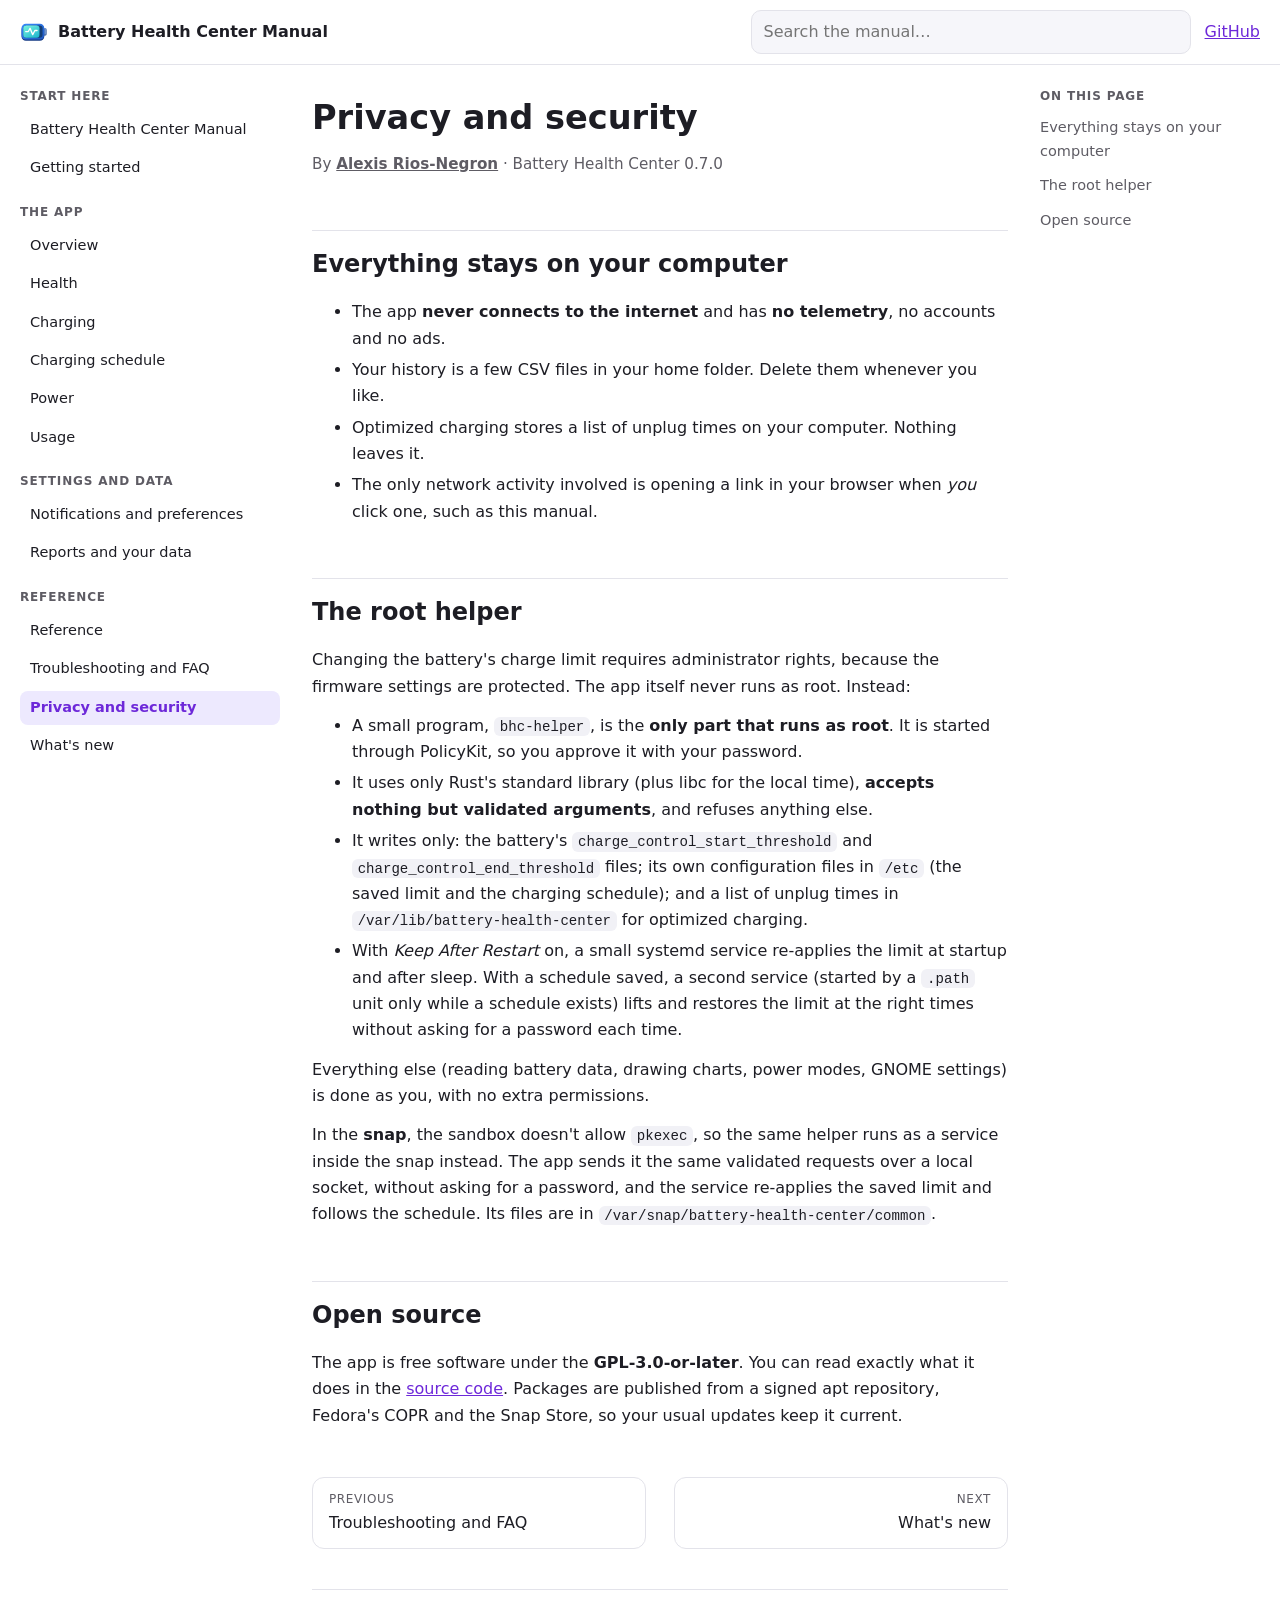
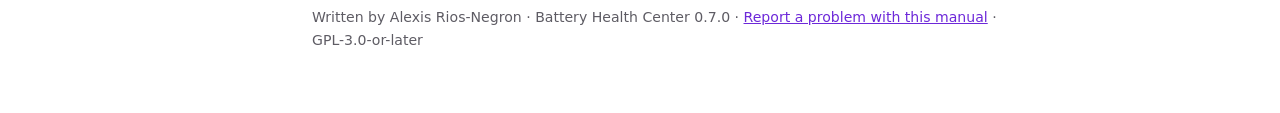
<file: docs/manual/privacy.html>
<!doctype html>
<html lang="en"><head><meta charset="utf-8"><meta name="viewport" content="width=device-width, initial-scale=1">
<title>Privacy and security · Battery Health Center Manual</title>
<meta name="description" content="What stays on your computer and what the root helper can do.">
<link rel="icon" href="img/icon.svg"><link rel="stylesheet" href="style.css"></head>
<body>
<header class="top"><button class="menu" aria-label="Open the menu" aria-expanded="false" aria-controls="nav">☰</button>
<a class="brand" href="index.html"><img src="img/icon.svg" alt="" width="28" height="28"> <span>Battery Health Center Manual</span></a>
<button class="find" aria-label="Search the manual" aria-expanded="false">⌕</button>
<input id="q" type="search" placeholder="Search the manual…" aria-label="Search the manual" autocomplete="off">
<a class="ghost" href="https://github.com/arios4k/battery-health-center">GitHub</a></header>
<div id="results" class="results" hidden></div>
<div class="layout">
<aside class="side" id="nav" aria-label="Manual pages"><div class="drawer-head"><a class="brand" href="index.html"><img src="img/icon.svg" alt="" width="28" height="28"> <span>Battery Health Center Manual</span></a><button class="close" aria-label="Close the menu">✕ Close</button></div><div class="group"><div class="group-title">Start here</div><ul><li><a href="index.html">Battery Health Center Manual</a></li><li><a href="getting-started.html">Getting started</a></li></ul></div><div class="group"><div class="group-title">The app</div><ul><li><a href="overview.html">Overview</a></li><li><a href="health.html">Health</a></li><li><a href="charging.html">Charging</a></li><li><a href="schedule.html">Charging schedule</a></li><li><a href="power.html">Power</a></li><li><a href="usage.html">Usage</a></li></ul></div><div class="group"><div class="group-title">Settings and data</div><ul><li><a href="preferences.html">Notifications and preferences</a></li><li><a href="data.html">Reports and your data</a></li></ul></div><div class="group"><div class="group-title">Reference</div><ul><li><a href="reference.html">Reference</a></li><li><a href="troubleshooting.html">Troubleshooting and FAQ</a></li><li><a href="privacy.html" aria-current="page">Privacy and security</a></li><li><a href="whats-new.html">What&#x27;s new</a></li></ul></div></aside>
<main><details class="toc-m"><summary>On this page</summary><ul><li class="l2"><a href="#local">Everything stays on your computer</a></li><li class="l2"><a href="#root">The root helper</a></li><li class="l2"><a href="#open">Open source</a></li></ul></details><article><h1 id="privacy-and-security">Privacy and security</h1><p class="byline">By <a href="https://github.com/arios4k">Alexis Rios-Negron</a> · Battery Health Center 0.7.0</p>
<h2 id="local">Everything stays on your computer<a class="anchor" href="#local" aria-label="Link to this section">#</a></h2>
<ul>
<li>The app <strong>never connects to the internet</strong> and has <strong>no telemetry</strong>, no accounts and no ads.</li>
<li>Your history is a few CSV files in your home folder. Delete them whenever you like.</li>
<li>Optimized charging stores a list of unplug times on your computer. Nothing leaves it.</li>
<li>The only network activity involved is opening a link in your browser when <em>you</em> click one, such as this manual.</li>
</ul>

<h2 id="root">The root helper<a class="anchor" href="#root" aria-label="Link to this section">#</a></h2>
<p>Changing the battery's charge limit requires administrator rights, because the firmware settings are protected. The app itself never runs as root. Instead:</p>
<ul>
<li>A small program, <code>bhc-helper</code>, is the <strong>only part that runs as root</strong>. It is started through PolicyKit, so you approve it with your password.</li>
<li>It uses only Rust's standard library (plus libc for the local time), <strong>accepts nothing but validated arguments</strong>, and refuses anything else.</li>
<li>It writes only: the battery's <code>charge_control_start_threshold</code> and <code>charge_control_end_threshold</code> files; its own configuration files in <code>/etc</code> (the saved limit and the charging schedule); and a list of unplug times in <code>/var/lib/battery-health-center</code> for optimized charging.</li>
<li>With <em>Keep After Restart</em> on, a small systemd service re-applies the limit at startup and after sleep. With a schedule saved, a second service (started by a <code>.path</code> unit only while a schedule exists) lifts and restores the limit at the right times without asking for a password each time.</li>
</ul>
<p>Everything else (reading battery data, drawing charts, power modes, GNOME settings) is done as you, with no extra permissions.</p>
<p>In the <strong>snap</strong>, the sandbox doesn't allow <code>pkexec</code>, so the same helper runs as a service inside the snap instead. The app sends it the same validated requests over a local socket, without asking for a password, and the service re-applies the saved limit and follows the schedule. Its files are in <code>/var/snap/battery-health-center/common</code>.</p>

<h2 id="open">Open source<a class="anchor" href="#open" aria-label="Link to this section">#</a></h2>
<p>The app is free software under the <strong>GPL-3.0-or-later</strong>. You can read exactly what it does in the
<a href="https://github.com/arios4k/battery-health-center">source code</a>. Packages are published from a signed apt repository, Fedora's COPR and the Snap Store, so your usual updates keep it current.</p>
</article><nav class="pager" aria-label="Previous and next page"><a class="prev" href="troubleshooting.html"><span>Previous</span>Troubleshooting and FAQ</a><a class="next" href="whats-new.html"><span>Next</span>What&#x27;s new</a></nav>
<footer>Written by Alexis Rios-Negron · Battery Health Center 0.7.0 · <a href="https://github.com/arios4k/battery-health-center/issues">Report a problem with this manual</a> · GPL-3.0-or-later</footer></main>
<aside class="toc" aria-label="On this page"><div class="group-title">On this page</div><ul><li class="l2"><a href="#local">Everything stays on your computer</a></li><li class="l2"><a href="#root">The root helper</a></li><li class="l2"><a href="#open">Open source</a></li></ul></aside>
</div><script src="manual.js"></script></body></html>
</file>
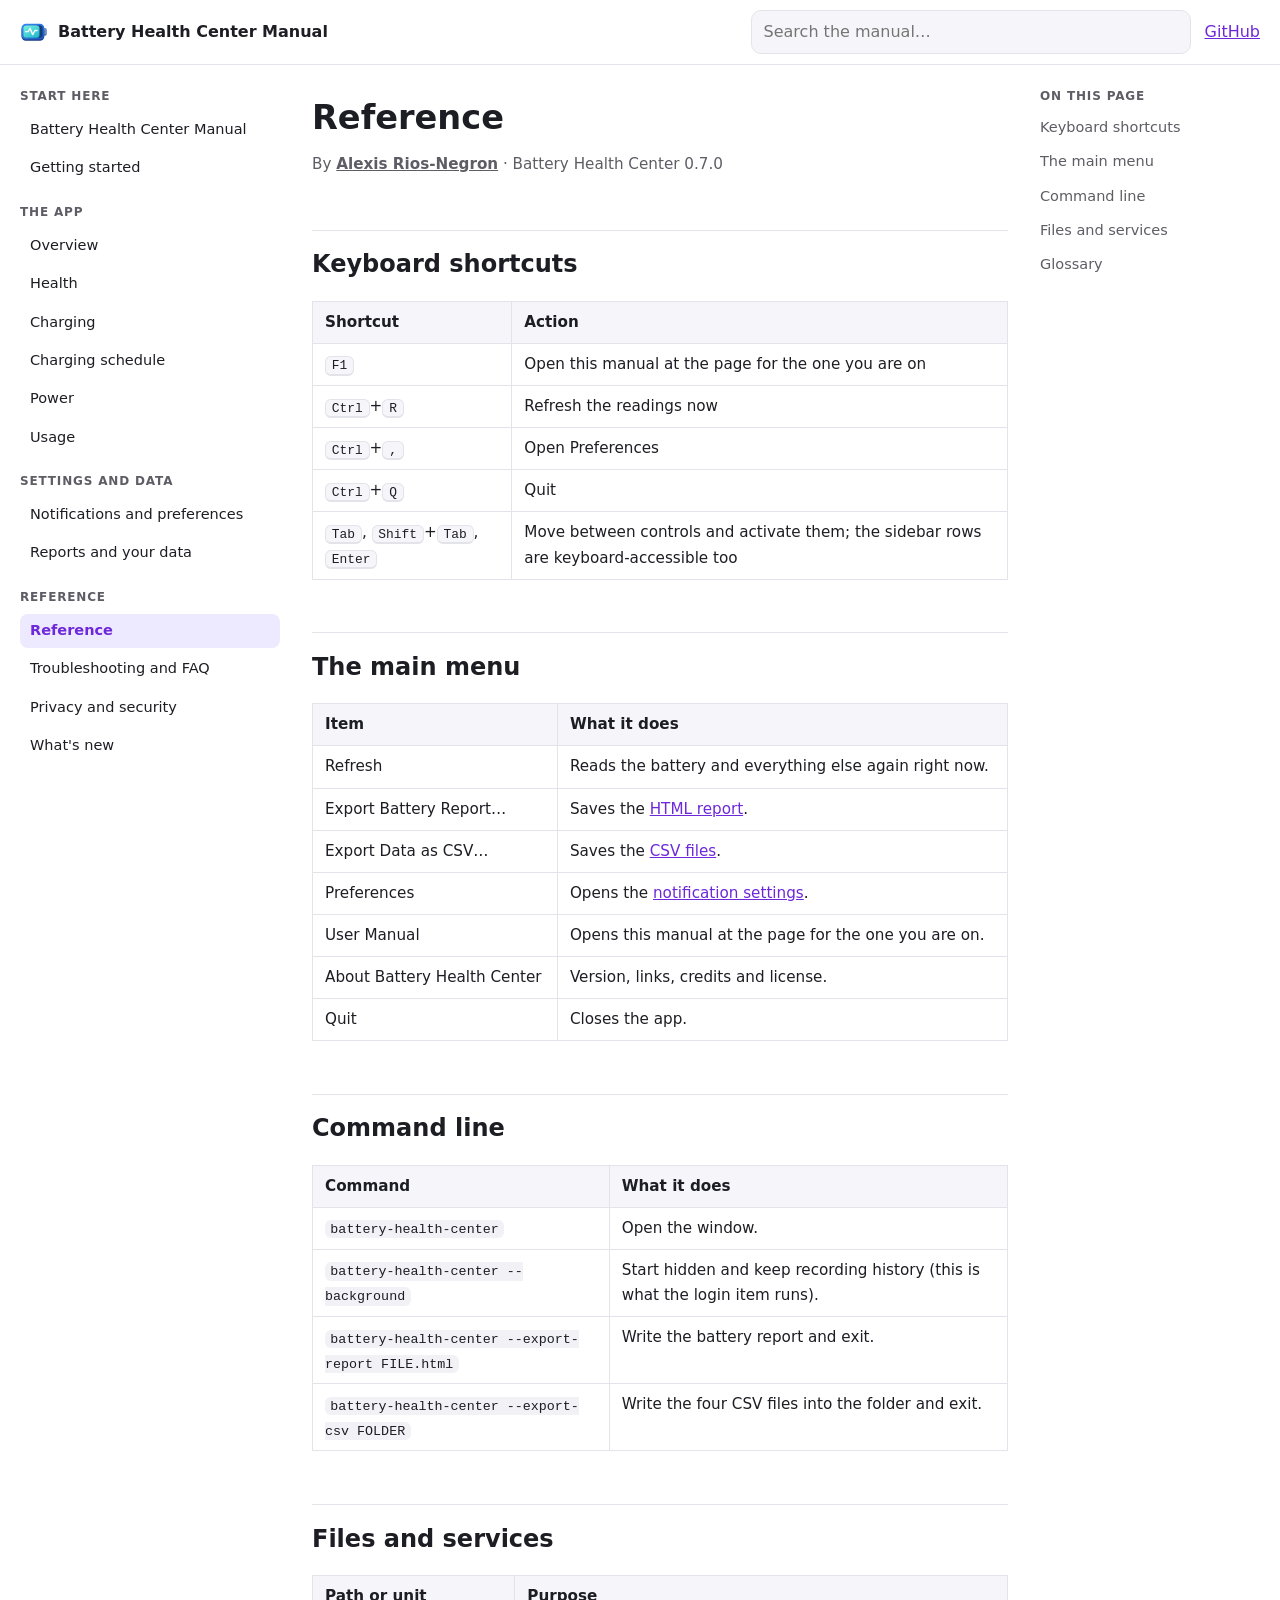
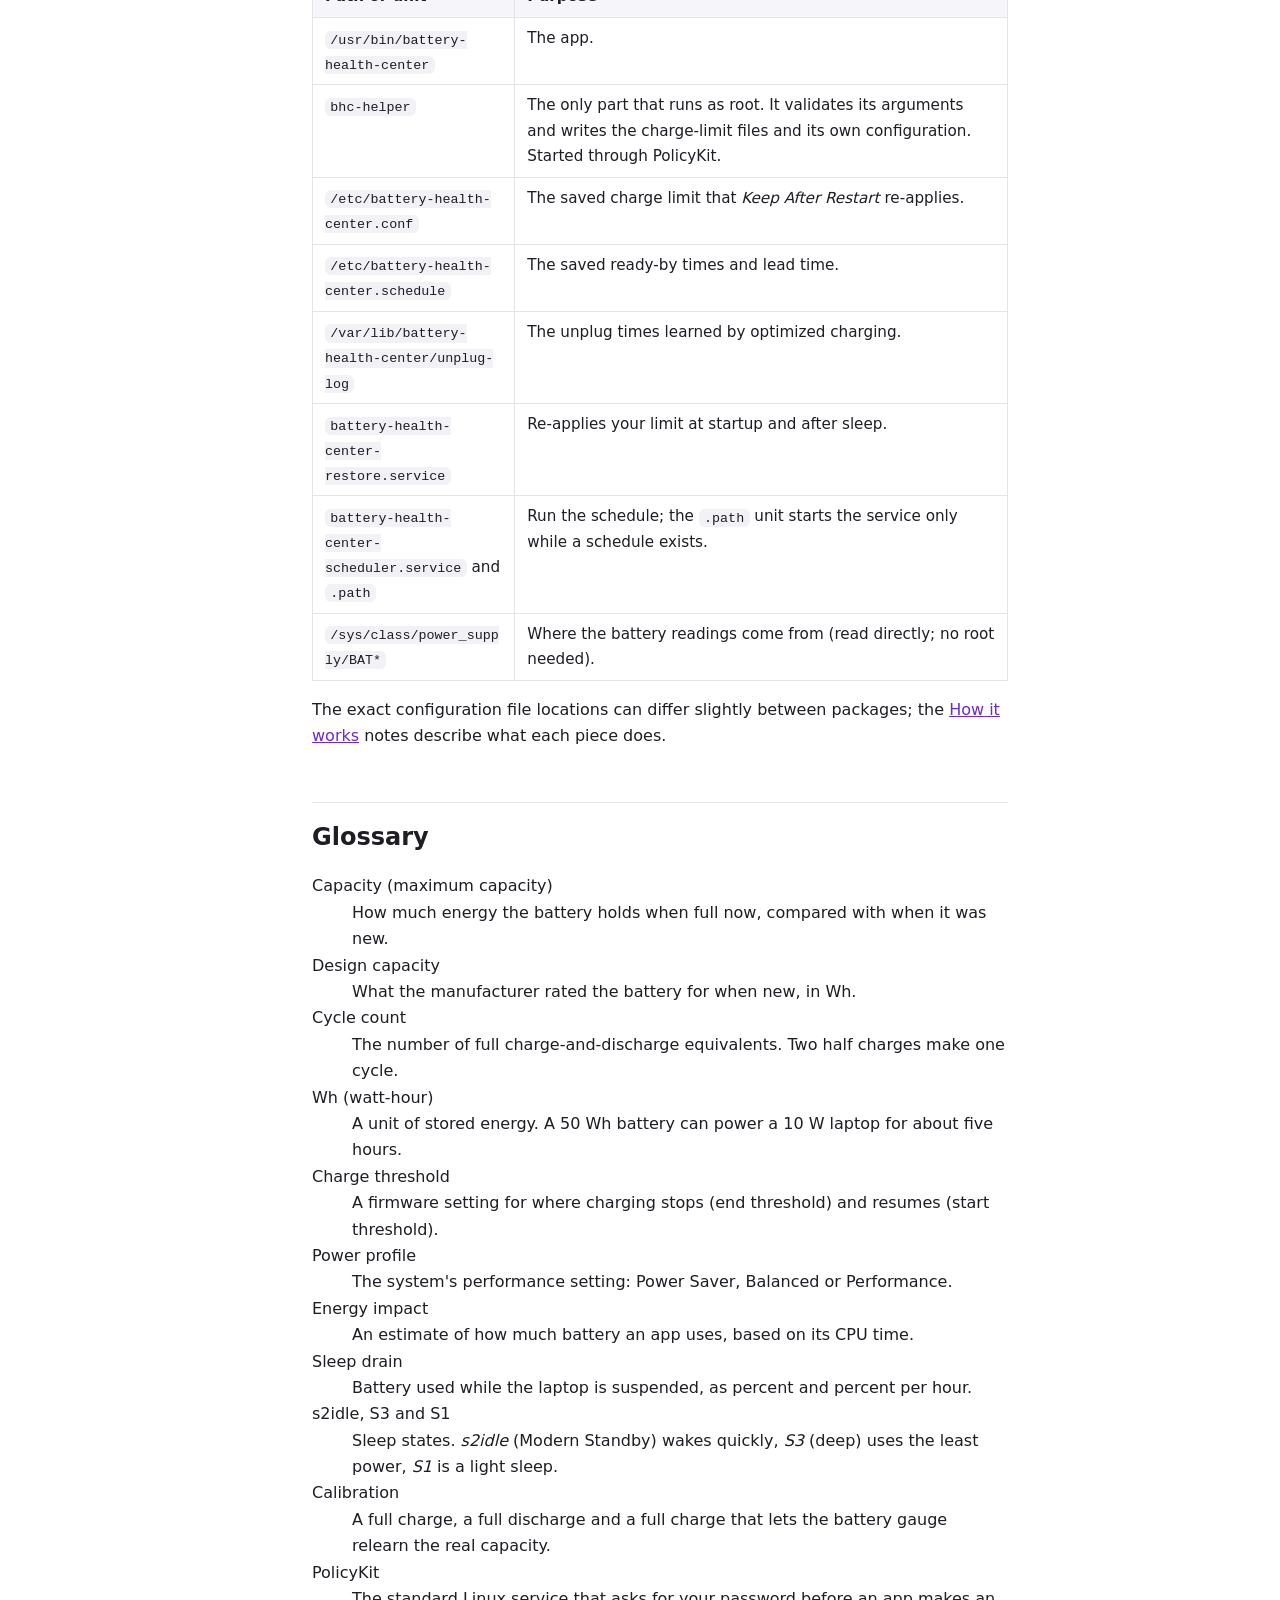
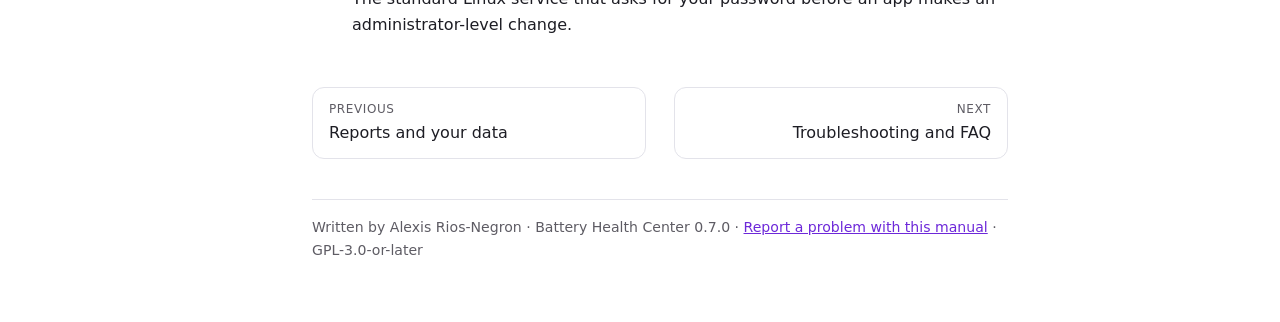
<file: docs/manual/reference.html>
<!doctype html>
<html lang="en"><head><meta charset="utf-8"><meta name="viewport" content="width=device-width, initial-scale=1">
<title>Reference · Battery Health Center Manual</title>
<meta name="description" content="Keyboard shortcuts, command line, files and a glossary.">
<link rel="icon" href="img/icon.svg"><link rel="stylesheet" href="style.css"></head>
<body>
<header class="top"><button class="menu" aria-label="Open the menu" aria-expanded="false" aria-controls="nav">☰</button>
<a class="brand" href="index.html"><img src="img/icon.svg" alt="" width="28" height="28"> <span>Battery Health Center Manual</span></a>
<button class="find" aria-label="Search the manual" aria-expanded="false">⌕</button>
<input id="q" type="search" placeholder="Search the manual…" aria-label="Search the manual" autocomplete="off">
<a class="ghost" href="https://github.com/arios4k/battery-health-center">GitHub</a></header>
<div id="results" class="results" hidden></div>
<div class="layout">
<aside class="side" id="nav" aria-label="Manual pages"><div class="drawer-head"><a class="brand" href="index.html"><img src="img/icon.svg" alt="" width="28" height="28"> <span>Battery Health Center Manual</span></a><button class="close" aria-label="Close the menu">✕ Close</button></div><div class="group"><div class="group-title">Start here</div><ul><li><a href="index.html">Battery Health Center Manual</a></li><li><a href="getting-started.html">Getting started</a></li></ul></div><div class="group"><div class="group-title">The app</div><ul><li><a href="overview.html">Overview</a></li><li><a href="health.html">Health</a></li><li><a href="charging.html">Charging</a></li><li><a href="schedule.html">Charging schedule</a></li><li><a href="power.html">Power</a></li><li><a href="usage.html">Usage</a></li></ul></div><div class="group"><div class="group-title">Settings and data</div><ul><li><a href="preferences.html">Notifications and preferences</a></li><li><a href="data.html">Reports and your data</a></li></ul></div><div class="group"><div class="group-title">Reference</div><ul><li><a href="reference.html" aria-current="page">Reference</a></li><li><a href="troubleshooting.html">Troubleshooting and FAQ</a></li><li><a href="privacy.html">Privacy and security</a></li><li><a href="whats-new.html">What&#x27;s new</a></li></ul></div></aside>
<main><details class="toc-m"><summary>On this page</summary><ul><li class="l2"><a href="#shortcuts">Keyboard shortcuts</a></li><li class="l2"><a href="#menu">The main menu</a></li><li class="l2"><a href="#cli">Command line</a></li><li class="l2"><a href="#files">Files and services</a></li><li class="l2"><a href="#glossary">Glossary</a></li></ul></details><article><h1 id="reference">Reference</h1><p class="byline">By <a href="https://github.com/arios4k">Alexis Rios-Negron</a> · Battery Health Center 0.7.0</p>
<h2 id="shortcuts">Keyboard shortcuts<a class="anchor" href="#shortcuts" aria-label="Link to this section">#</a></h2>
<div class="table"><table><thead><tr><th scope="col">Shortcut</th><th scope="col">Action</th></tr></thead><tbody><tr><td><kbd>F1</kbd></td><td>Open this manual at the page for the one you are on</td></tr><tr><td><kbd>Ctrl</kbd>+<kbd>R</kbd></td><td>Refresh the readings now</td></tr><tr><td><kbd>Ctrl</kbd>+<kbd>,</kbd></td><td>Open Preferences</td></tr><tr><td><kbd>Ctrl</kbd>+<kbd>Q</kbd></td><td>Quit</td></tr><tr><td><kbd>Tab</kbd>, <kbd>Shift</kbd>+<kbd>Tab</kbd>, <kbd>Enter</kbd></td><td>Move between controls and activate them; the sidebar rows are keyboard-accessible too</td></tr></tbody></table></div>

<h2 id="menu">The main menu<a class="anchor" href="#menu" aria-label="Link to this section">#</a></h2>
<div class="table"><table><thead><tr><th scope="col">Item</th><th scope="col">What it does</th></tr></thead><tbody><tr><td>Refresh</td><td>Reads the battery and everything else again right now.</td></tr><tr><td>Export Battery Report…</td><td>Saves the <a href="data.html#report">HTML report</a>.</td></tr><tr><td>Export Data as CSV…</td><td>Saves the <a href="data.html#csv">CSV files</a>.</td></tr><tr><td>Preferences</td><td>Opens the <a href="preferences.html">notification settings</a>.</td></tr><tr><td>User Manual</td><td>Opens this manual at the page for the one you are on.</td></tr><tr><td>About Battery Health Center</td><td>Version, links, credits and license.</td></tr><tr><td>Quit</td><td>Closes the app.</td></tr></tbody></table></div>

<h2 id="cli">Command line<a class="anchor" href="#cli" aria-label="Link to this section">#</a></h2>
<div class="table"><table><thead><tr><th scope="col">Command</th><th scope="col">What it does</th></tr></thead><tbody><tr><td><code>battery-health-center</code></td><td>Open the window.</td></tr><tr><td><code>battery-health-center --background</code></td><td>Start hidden and keep recording history (this is what the login item runs).</td></tr><tr><td><code>battery-health-center --export-report FILE.html</code></td><td>Write the battery report and exit.</td></tr><tr><td><code>battery-health-center --export-csv FOLDER</code></td><td>Write the four CSV files into the folder and exit.</td></tr></tbody></table></div>

<h2 id="files">Files and services<a class="anchor" href="#files" aria-label="Link to this section">#</a></h2>
<div class="table"><table><thead><tr><th scope="col">Path or unit</th><th scope="col">Purpose</th></tr></thead><tbody><tr><td><code>/usr/bin/battery-health-center</code></td><td>The app.</td></tr><tr><td><code>bhc-helper</code></td><td>The only part that runs as root. It validates its arguments and writes the charge-limit files and its own configuration. Started through PolicyKit.</td></tr><tr><td><code>/etc/battery-health-center.conf</code></td><td>The saved charge limit that <em>Keep After Restart</em> re-applies.</td></tr><tr><td><code>/etc/battery-health-center.schedule</code></td><td>The saved ready-by times and lead time.</td></tr><tr><td><code>/var/lib/battery-health-center/unplug-log</code></td><td>The unplug times learned by optimized charging.</td></tr><tr><td><code>battery-health-center-restore.service</code></td><td>Re-applies your limit at startup and after sleep.</td></tr><tr><td><code>battery-health-center-scheduler.service</code> and <code>.path</code></td><td>Run the schedule; the <code>.path</code> unit starts the service only while a schedule exists.</td></tr><tr><td><code>/sys/class/power_supply/BAT*</code></td><td>Where the battery readings come from (read directly; no root needed).</td></tr></tbody></table></div>
<p>The exact configuration file locations can differ slightly between packages; the <a href="https://github.com/arios4k/battery-health-center/blob/main/docs/HOW-IT-WORKS.md">How it works</a> notes describe what each piece does.</p>

<h2 id="glossary">Glossary<a class="anchor" href="#glossary" aria-label="Link to this section">#</a></h2>
<dl>
<dt>Capacity (maximum capacity)</dt><dd>How much energy the battery holds when full now, compared with when it was new.</dd>
<dt>Design capacity</dt><dd>What the manufacturer rated the battery for when new, in Wh.</dd>
<dt>Cycle count</dt><dd>The number of full charge-and-discharge equivalents. Two half charges make one cycle.</dd>
<dt>Wh (watt-hour)</dt><dd>A unit of stored energy. A 50 Wh battery can power a 10 W laptop for about five hours.</dd>
<dt>Charge threshold</dt><dd>A firmware setting for where charging stops (end threshold) and resumes (start threshold).</dd>
<dt>Power profile</dt><dd>The system's performance setting: Power Saver, Balanced or Performance.</dd>
<dt>Energy impact</dt><dd>An estimate of how much battery an app uses, based on its CPU time.</dd>
<dt>Sleep drain</dt><dd>Battery used while the laptop is suspended, as percent and percent per hour.</dd>
<dt>s2idle, S3 and S1</dt><dd>Sleep states. <em>s2idle</em> (Modern Standby) wakes quickly, <em>S3</em> (deep) uses the least power, <em>S1</em> is a light sleep.</dd>
<dt>Calibration</dt><dd>A full charge, a full discharge and a full charge that lets the battery gauge relearn the real capacity.</dd>
<dt>PolicyKit</dt><dd>The standard Linux service that asks for your password before an app makes an administrator-level change.</dd>
</dl>
</article><nav class="pager" aria-label="Previous and next page"><a class="prev" href="data.html"><span>Previous</span>Reports and your data</a><a class="next" href="troubleshooting.html"><span>Next</span>Troubleshooting and FAQ</a></nav>
<footer>Written by Alexis Rios-Negron · Battery Health Center 0.7.0 · <a href="https://github.com/arios4k/battery-health-center/issues">Report a problem with this manual</a> · GPL-3.0-or-later</footer></main>
<aside class="toc" aria-label="On this page"><div class="group-title">On this page</div><ul><li class="l2"><a href="#shortcuts">Keyboard shortcuts</a></li><li class="l2"><a href="#menu">The main menu</a></li><li class="l2"><a href="#cli">Command line</a></li><li class="l2"><a href="#files">Files and services</a></li><li class="l2"><a href="#glossary">Glossary</a></li></ul></aside>
</div><script src="manual.js"></script></body></html>
</file>
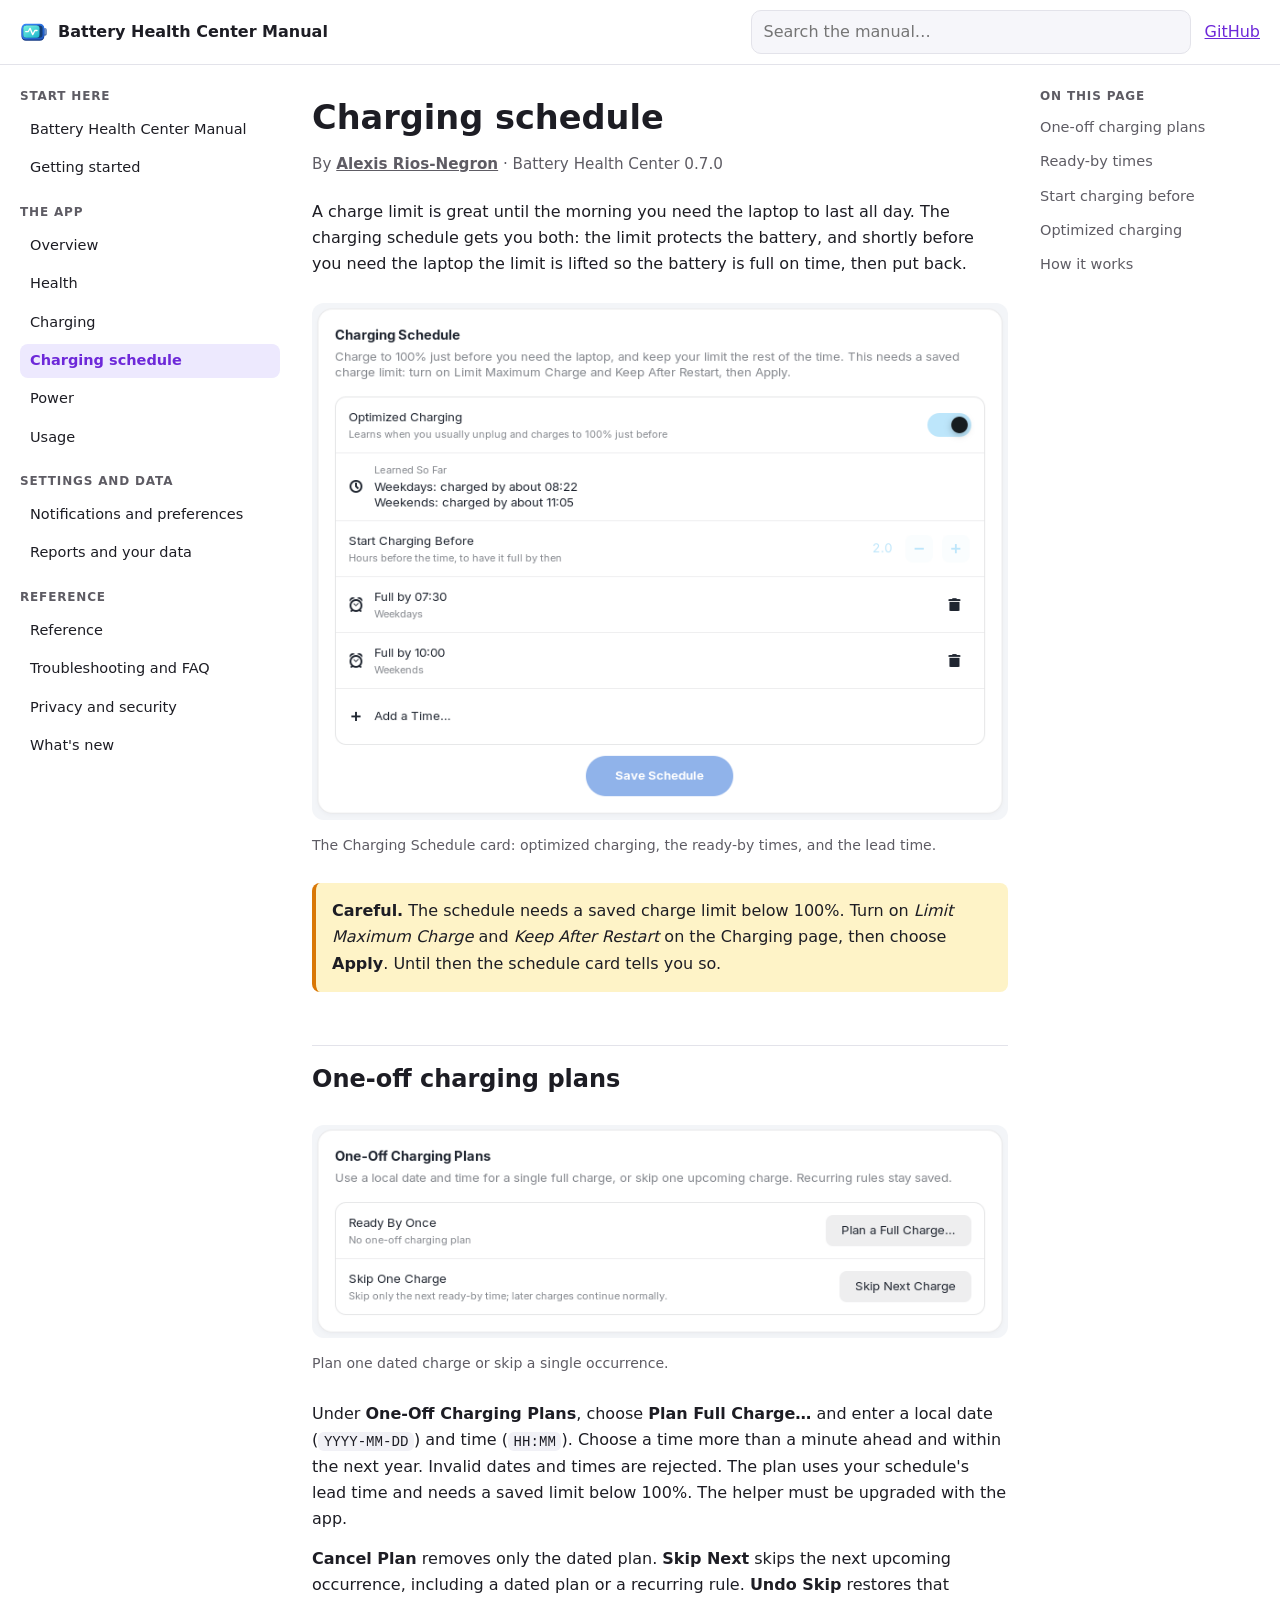
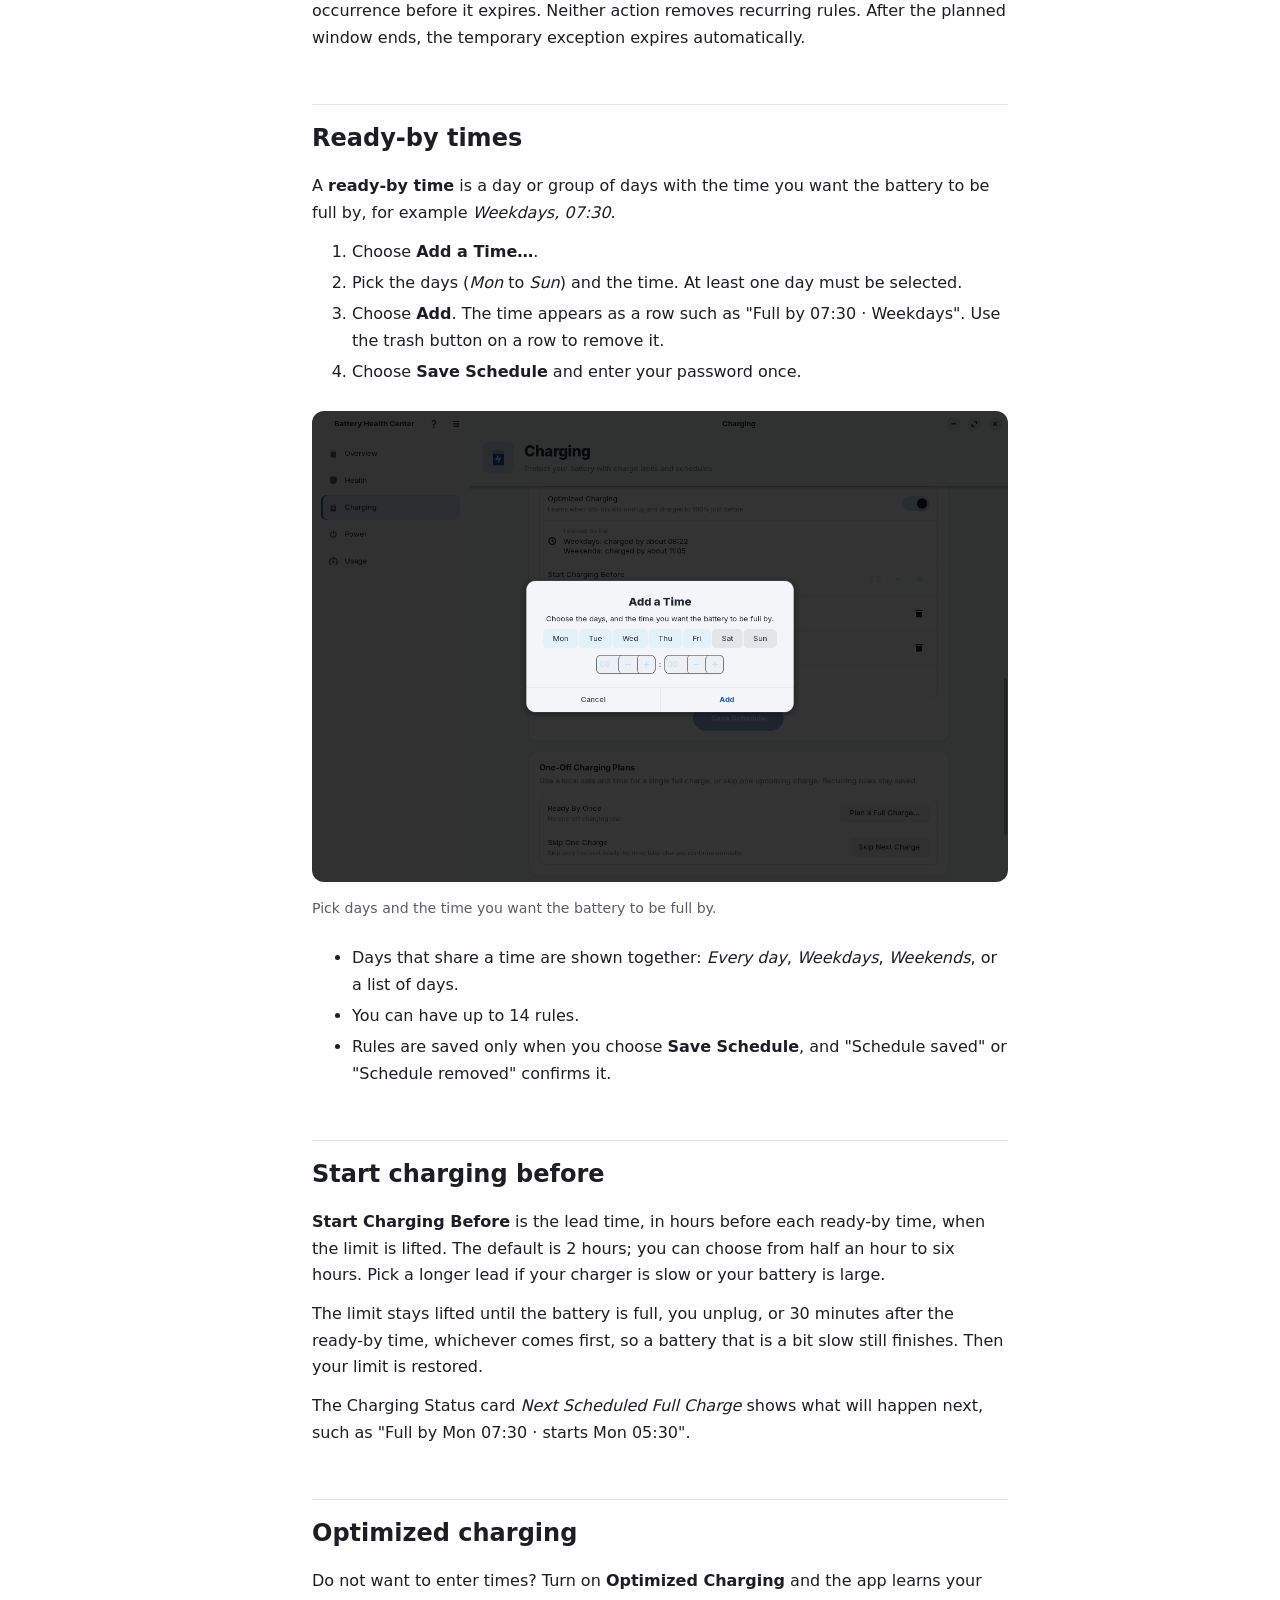
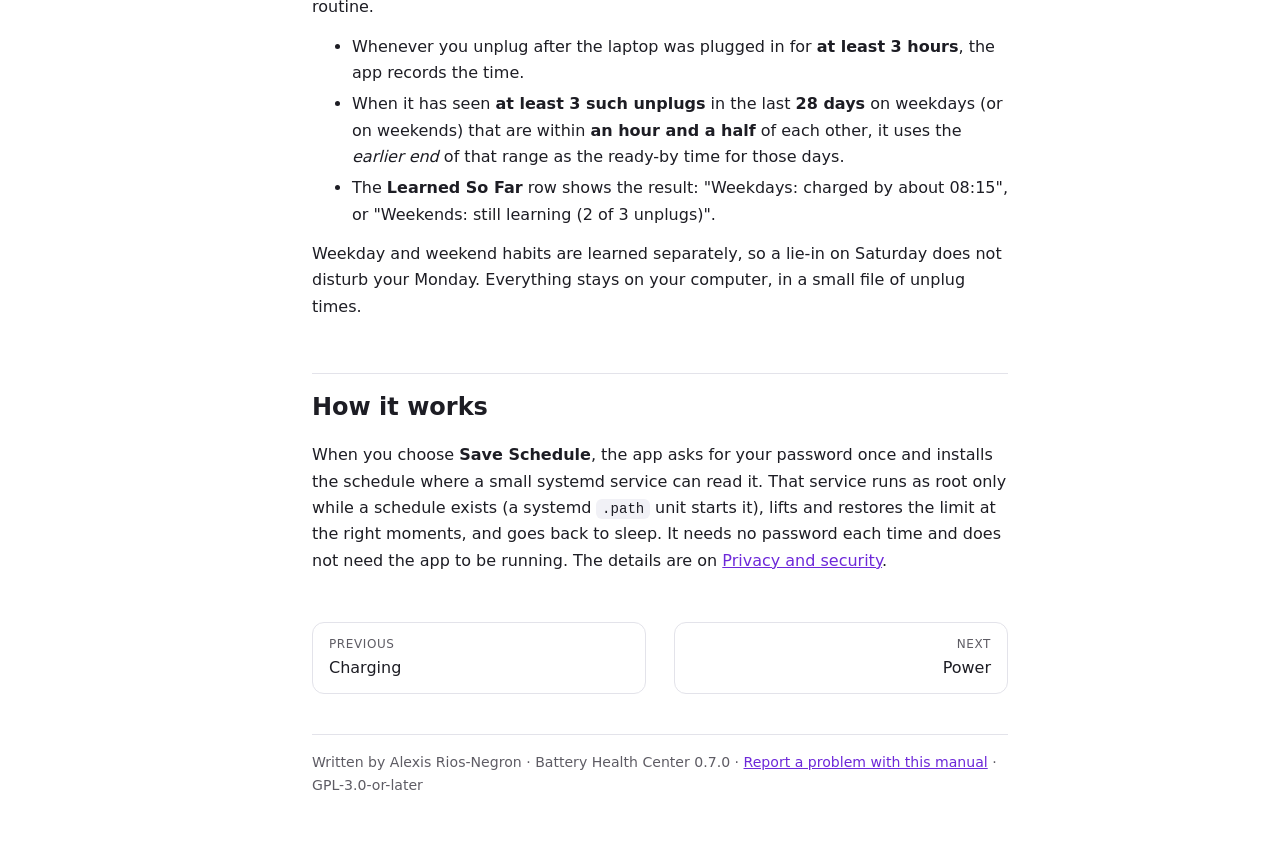
<file: docs/manual/schedule.html>
<!doctype html>
<html lang="en"><head><meta charset="utf-8"><meta name="viewport" content="width=device-width, initial-scale=1">
<title>Charging schedule · Battery Health Center Manual</title>
<meta name="description" content="Full when you need it, protected the rest of the time.">
<link rel="icon" href="img/icon.svg"><link rel="stylesheet" href="style.css"></head>
<body>
<header class="top"><button class="menu" aria-label="Open the menu" aria-expanded="false" aria-controls="nav">☰</button>
<a class="brand" href="index.html"><img src="img/icon.svg" alt="" width="28" height="28"> <span>Battery Health Center Manual</span></a>
<button class="find" aria-label="Search the manual" aria-expanded="false">⌕</button>
<input id="q" type="search" placeholder="Search the manual…" aria-label="Search the manual" autocomplete="off">
<a class="ghost" href="https://github.com/arios4k/battery-health-center">GitHub</a></header>
<div id="results" class="results" hidden></div>
<div class="layout">
<aside class="side" id="nav" aria-label="Manual pages"><div class="drawer-head"><a class="brand" href="index.html"><img src="img/icon.svg" alt="" width="28" height="28"> <span>Battery Health Center Manual</span></a><button class="close" aria-label="Close the menu">✕ Close</button></div><div class="group"><div class="group-title">Start here</div><ul><li><a href="index.html">Battery Health Center Manual</a></li><li><a href="getting-started.html">Getting started</a></li></ul></div><div class="group"><div class="group-title">The app</div><ul><li><a href="overview.html">Overview</a></li><li><a href="health.html">Health</a></li><li><a href="charging.html">Charging</a></li><li><a href="schedule.html" aria-current="page">Charging schedule</a></li><li><a href="power.html">Power</a></li><li><a href="usage.html">Usage</a></li></ul></div><div class="group"><div class="group-title">Settings and data</div><ul><li><a href="preferences.html">Notifications and preferences</a></li><li><a href="data.html">Reports and your data</a></li></ul></div><div class="group"><div class="group-title">Reference</div><ul><li><a href="reference.html">Reference</a></li><li><a href="troubleshooting.html">Troubleshooting and FAQ</a></li><li><a href="privacy.html">Privacy and security</a></li><li><a href="whats-new.html">What&#x27;s new</a></li></ul></div></aside>
<main><details class="toc-m"><summary>On this page</summary><ul><li class="l2"><a href="#one-off">One-off charging plans</a></li><li class="l2"><a href="#rules">Ready-by times</a></li><li class="l2"><a href="#lead">Start charging before</a></li><li class="l2"><a href="#optimized">Optimized charging</a></li><li class="l2"><a href="#how">How it works</a></li></ul></details><article><h1 id="charging-schedule">Charging schedule</h1><p class="byline">By <a href="https://github.com/arios4k">Alexis Rios-Negron</a> · Battery Health Center 0.7.0</p>
<p>A charge limit is great until the morning you need the laptop to last all day. The charging schedule gets you both: the
limit protects the battery, and shortly before you need the laptop the limit is lifted so the battery is
full on time, then put back.</p>
<figure><picture><source media="(prefers-color-scheme: dark)" srcset="img/charging-schedule-dark.png"><img src="img/charging-schedule-light.png" alt="The Charging Schedule card with Optimized Charging on, learned unplug times, Start Charging Before 2.0 hours, two ready-by rules and an Add a Time row." loading="lazy"></picture><figcaption>The Charging Schedule card: optimized charging, the ready-by times, and the lead time.</figcaption></figure>
<div class="callout warning"><p><strong>Careful.</strong> The schedule needs a saved charge limit below 100%. Turn on <em>Limit Maximum Charge</em> and <em>Keep After Restart</em> on the Charging page, then choose <strong>Apply</strong>. Until then the schedule card tells you so.</p></div>

<h2 id="one-off">One-off charging plans<a class="anchor" href="#one-off" aria-label="Link to this section">#</a></h2>
<figure><picture><source media="(prefers-color-scheme: dark)" srcset="img/charging-one-off-dark.png"><img src="img/charging-one-off-light.png" alt="The One-Off Charging Plans card with a dated plan button and Skip Next Charge." loading="lazy"></picture><figcaption>Plan one dated charge or skip a single occurrence.</figcaption></figure>
<p>Under <strong>One-Off Charging Plans</strong>, choose <strong>Plan Full Charge…</strong> and enter a local date
(<code>YYYY-MM-DD</code>) and time (<code>HH:MM</code>). Choose a time more than a minute ahead and within the next year.
Invalid dates and times are rejected. The plan uses your schedule's lead time and needs a saved limit below 100%.
The helper must be upgraded with the app.</p>
<p><strong>Cancel Plan</strong> removes only the dated plan. <strong>Skip Next</strong> skips the next upcoming occurrence,
including a dated plan or a recurring rule. <strong>Undo Skip</strong> restores that occurrence before it expires.
Neither action removes recurring rules. After the planned window ends, the temporary exception expires automatically.</p>
<h2 id="rules">Ready-by times<a class="anchor" href="#rules" aria-label="Link to this section">#</a></h2>
<p>A <strong>ready-by time</strong> is a day or group of days with the time you want the battery to be full by, for example
<em>Weekdays, 07:30</em>.</p>
<ol><li>Choose <strong>Add a Time…</strong>.</li><li>Pick the days (<em>Mon</em> to <em>Sun</em>) and the time. At least one day must be selected.</li><li>Choose <strong>Add</strong>. The time appears as a row such as "Full by 07:30 · Weekdays". Use the trash button on a row to remove it.</li><li>Choose <strong>Save Schedule</strong> and enter your password once.</li></ol>
<figure><picture><source media="(prefers-color-scheme: dark)" srcset="img/add-time-dark.png"><img src="img/add-time-light.png" alt="The Add a Time dialog with day buttons Monday to Sunday and hour and minute spin buttons." loading="lazy"></picture><figcaption>Pick days and the time you want the battery to be full by.</figcaption></figure>
<ul>
<li>Days that share a time are shown together: <em>Every day</em>, <em>Weekdays</em>, <em>Weekends</em>, or a list of days.</li>
<li>You can have up to 14 rules.</li>
<li>Rules are saved only when you choose <strong>Save Schedule</strong>, and "Schedule saved" or "Schedule removed" confirms it.</li>
</ul>

<h2 id="lead">Start charging before<a class="anchor" href="#lead" aria-label="Link to this section">#</a></h2>
<p><strong>Start Charging Before</strong> is the lead time, in hours before each ready-by time, when the limit is lifted. The default is
2 hours; you can choose from half an hour to six hours. Pick a longer lead if your charger is slow or your battery is large.</p>
<p>The limit stays lifted until the battery is full, you unplug, or 30 minutes after the ready-by time, whichever comes first, so a battery that is a bit
slow still finishes. Then your limit is restored.</p>
<p>The Charging Status card <em>Next Scheduled Full Charge</em> shows what will happen next, such as "Full by Mon 07:30 · starts Mon 05:30".</p>

<h2 id="optimized">Optimized charging<a class="anchor" href="#optimized" aria-label="Link to this section">#</a></h2>
<p>Do not want to enter times? Turn on <strong>Optimized Charging</strong> and the app learns your routine.</p>
<ul>
<li>Whenever you unplug after the laptop was plugged in for <strong>at least 3 hours</strong>, the app records the time.</li>
<li>When it has seen <strong>at least 3 such unplugs</strong> in the last <strong>28 days</strong> on weekdays (or on weekends) that are within
<strong>an hour and a half</strong> of each other, it uses the <em>earlier end</em> of that range as the ready-by time for those days.</li>
<li>The <strong>Learned So Far</strong> row shows the result: "Weekdays: charged by about 08:15", or "Weekends: still learning (2 of 3 unplugs)".</li>
</ul>
<p>Weekday and weekend habits are learned separately, so a lie-in on Saturday does not disturb your Monday. Everything stays on your computer, in a small file of unplug times.</p>

<h2 id="how">How it works<a class="anchor" href="#how" aria-label="Link to this section">#</a></h2>
<p>When you choose <strong>Save Schedule</strong>, the app asks for your password once and installs the schedule where a small
systemd service can read it. That service runs as root only while a schedule exists (a systemd <code>.path</code> unit starts it), lifts and restores the limit
at the right moments, and goes back to sleep. It needs no password each time and does not
need the app to be running. The details are on <a href="privacy.html">Privacy and security</a>.</p>
</article><nav class="pager" aria-label="Previous and next page"><a class="prev" href="charging.html"><span>Previous</span>Charging</a><a class="next" href="power.html"><span>Next</span>Power</a></nav>
<footer>Written by Alexis Rios-Negron · Battery Health Center 0.7.0 · <a href="https://github.com/arios4k/battery-health-center/issues">Report a problem with this manual</a> · GPL-3.0-or-later</footer></main>
<aside class="toc" aria-label="On this page"><div class="group-title">On this page</div><ul><li class="l2"><a href="#one-off">One-off charging plans</a></li><li class="l2"><a href="#rules">Ready-by times</a></li><li class="l2"><a href="#lead">Start charging before</a></li><li class="l2"><a href="#optimized">Optimized charging</a></li><li class="l2"><a href="#how">How it works</a></li></ul></aside>
</div><script src="manual.js"></script></body></html>
</file>
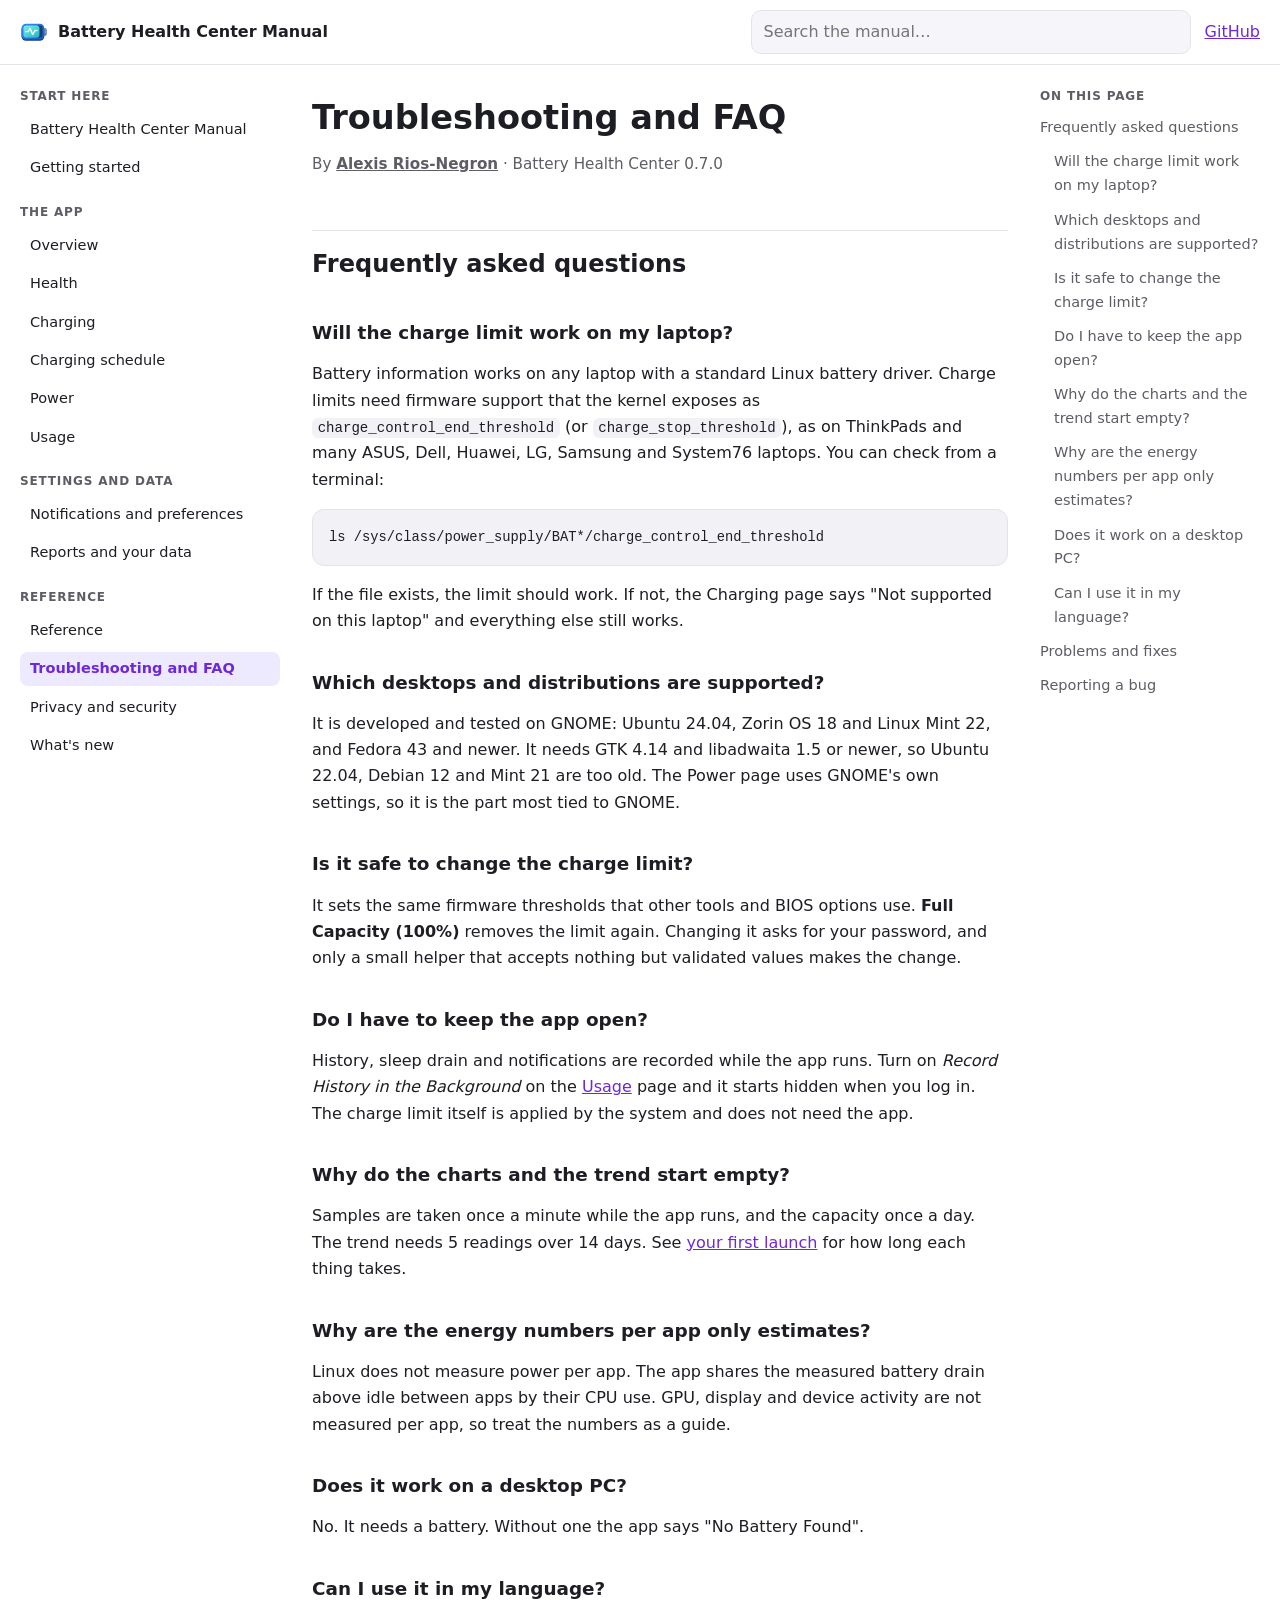
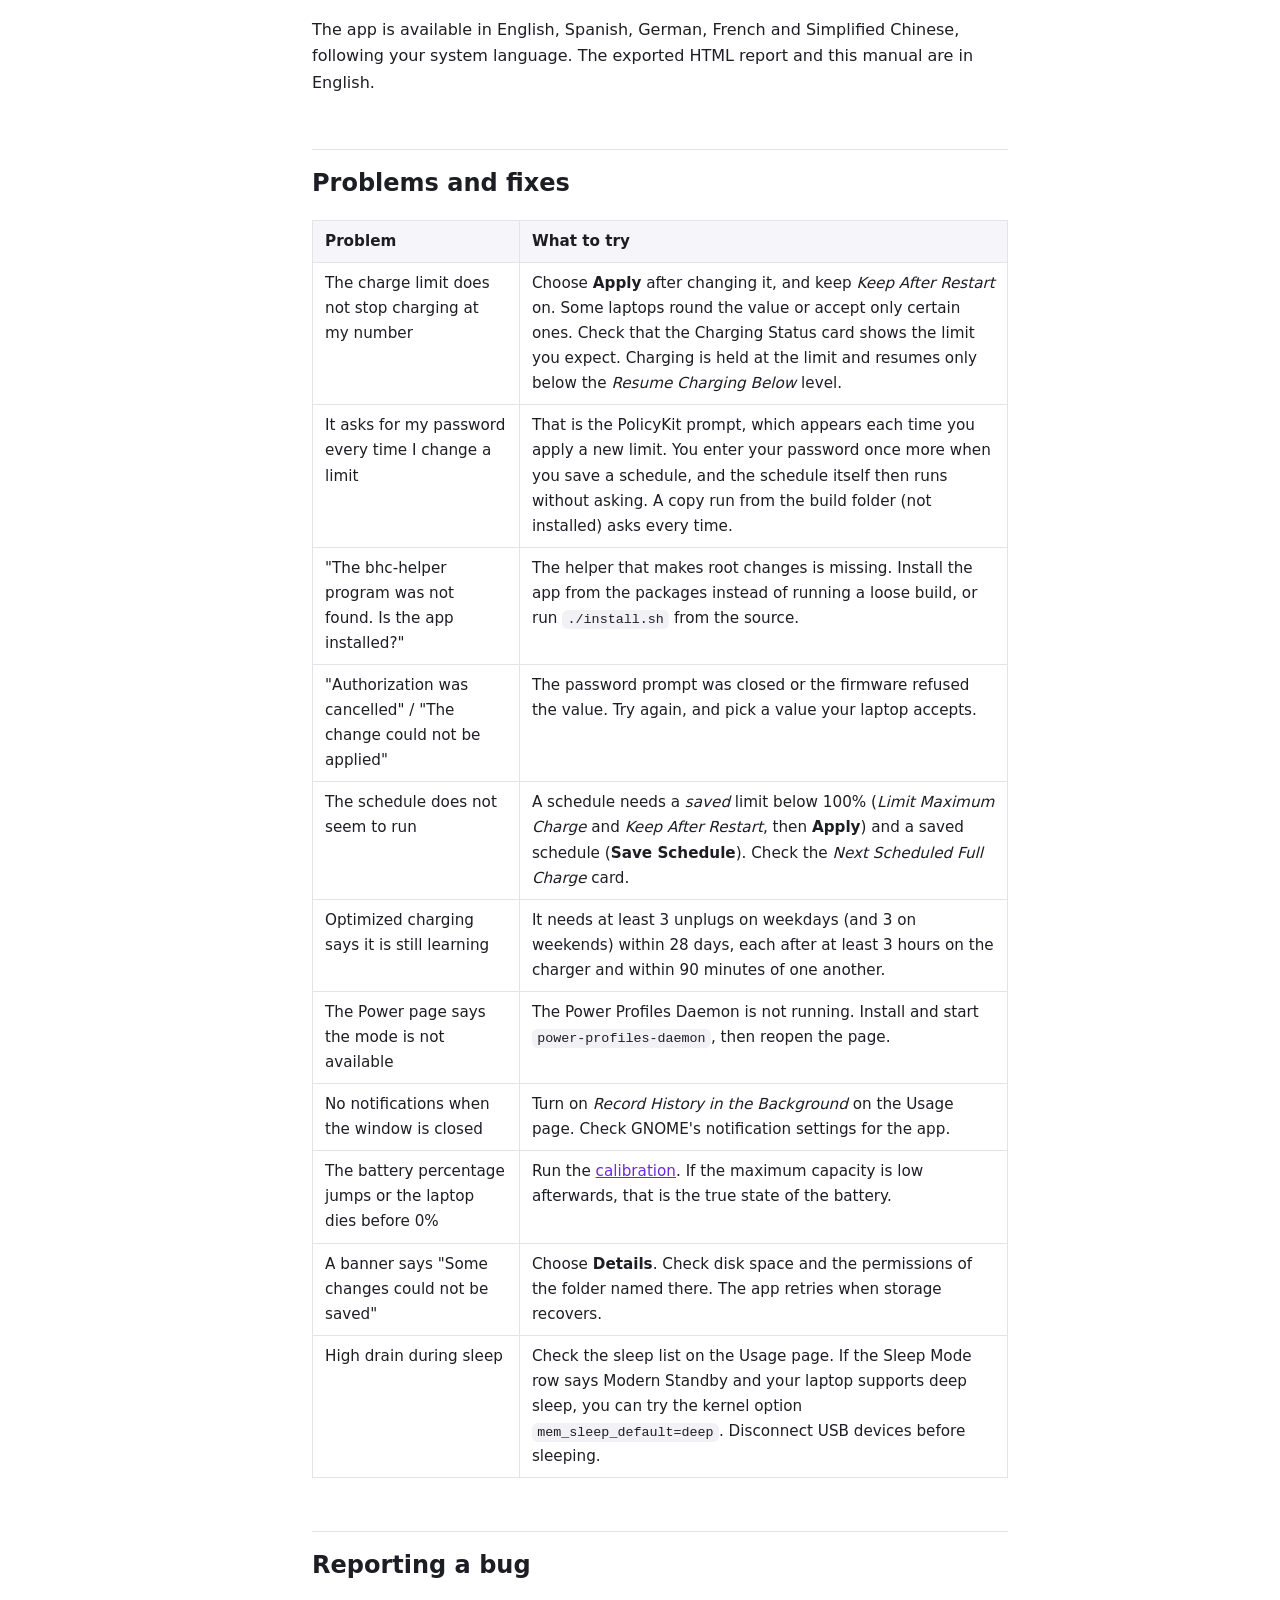
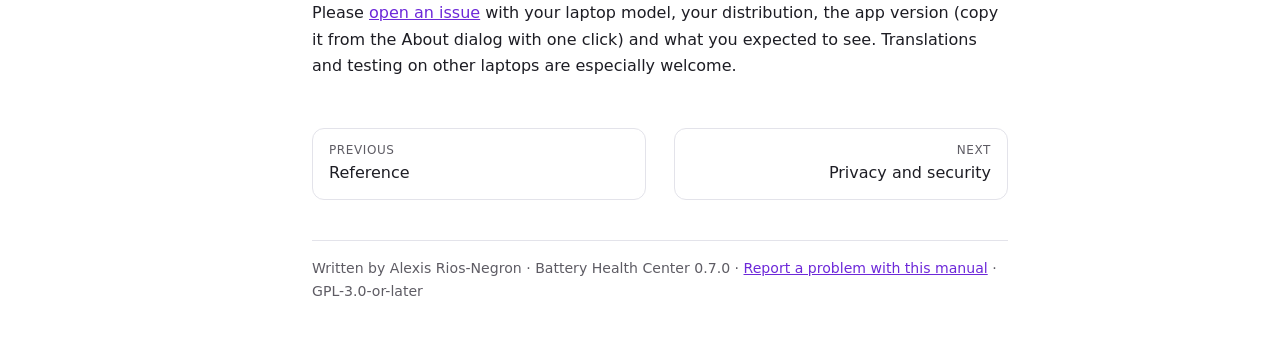
<file: docs/manual/troubleshooting.html>
<!doctype html>
<html lang="en"><head><meta charset="utf-8"><meta name="viewport" content="width=device-width, initial-scale=1">
<title>Troubleshooting and FAQ · Battery Health Center Manual</title>
<meta name="description" content="Answers to the most common questions and problems.">
<link rel="icon" href="img/icon.svg"><link rel="stylesheet" href="style.css"></head>
<body>
<header class="top"><button class="menu" aria-label="Open the menu" aria-expanded="false" aria-controls="nav">☰</button>
<a class="brand" href="index.html"><img src="img/icon.svg" alt="" width="28" height="28"> <span>Battery Health Center Manual</span></a>
<button class="find" aria-label="Search the manual" aria-expanded="false">⌕</button>
<input id="q" type="search" placeholder="Search the manual…" aria-label="Search the manual" autocomplete="off">
<a class="ghost" href="https://github.com/arios4k/battery-health-center">GitHub</a></header>
<div id="results" class="results" hidden></div>
<div class="layout">
<aside class="side" id="nav" aria-label="Manual pages"><div class="drawer-head"><a class="brand" href="index.html"><img src="img/icon.svg" alt="" width="28" height="28"> <span>Battery Health Center Manual</span></a><button class="close" aria-label="Close the menu">✕ Close</button></div><div class="group"><div class="group-title">Start here</div><ul><li><a href="index.html">Battery Health Center Manual</a></li><li><a href="getting-started.html">Getting started</a></li></ul></div><div class="group"><div class="group-title">The app</div><ul><li><a href="overview.html">Overview</a></li><li><a href="health.html">Health</a></li><li><a href="charging.html">Charging</a></li><li><a href="schedule.html">Charging schedule</a></li><li><a href="power.html">Power</a></li><li><a href="usage.html">Usage</a></li></ul></div><div class="group"><div class="group-title">Settings and data</div><ul><li><a href="preferences.html">Notifications and preferences</a></li><li><a href="data.html">Reports and your data</a></li></ul></div><div class="group"><div class="group-title">Reference</div><ul><li><a href="reference.html">Reference</a></li><li><a href="troubleshooting.html" aria-current="page">Troubleshooting and FAQ</a></li><li><a href="privacy.html">Privacy and security</a></li><li><a href="whats-new.html">What&#x27;s new</a></li></ul></div></aside>
<main><details class="toc-m"><summary>On this page</summary><ul><li class="l2"><a href="#faq">Frequently asked questions</a></li><li class="l3"><a href="#will-the-charge-limit-work-on-my-laptop">Will the charge limit work on my laptop?</a></li><li class="l3"><a href="#which-desktops-and-distributions-are-supported">Which desktops and distributions are supported?</a></li><li class="l3"><a href="#is-it-safe-to-change-the-charge-limit">Is it safe to change the charge limit?</a></li><li class="l3"><a href="#do-i-have-to-keep-the-app-open">Do I have to keep the app open?</a></li><li class="l3"><a href="#why-do-the-charts-and-the-trend-start-empty">Why do the charts and the trend start empty?</a></li><li class="l3"><a href="#why-are-the-energy-numbers-per-app-only-estimates">Why are the energy numbers per app only estimates?</a></li><li class="l3"><a href="#does-it-work-on-a-desktop-pc">Does it work on a desktop PC?</a></li><li class="l3"><a href="#can-i-use-it-in-my-language">Can I use it in my language?</a></li><li class="l2"><a href="#problems">Problems and fixes</a></li><li class="l2"><a href="#report">Reporting a bug</a></li></ul></details><article><h1 id="troubleshooting-and-faq">Troubleshooting and FAQ</h1><p class="byline">By <a href="https://github.com/arios4k">Alexis Rios-Negron</a> · Battery Health Center 0.7.0</p>
<h2 id="faq">Frequently asked questions<a class="anchor" href="#faq" aria-label="Link to this section">#</a></h2>

<h3 id="will-the-charge-limit-work-on-my-laptop">Will the charge limit work on my laptop?<a class="anchor" href="#will-the-charge-limit-work-on-my-laptop" aria-label="Link to this section">#</a></h3>
<p>Battery information works on any laptop with a standard Linux battery driver. Charge limits need firmware support that the kernel exposes as
<code>charge_control_end_threshold</code> (or <code>charge_stop_threshold</code>), as on ThinkPads and many ASUS, Dell, Huawei, LG, Samsung and System76
laptops. You can check from a terminal:</p>
<pre><code>ls /sys/class/power_supply/BAT*/charge_control_end_threshold</code></pre>
<p>If the file exists, the limit should work. If not, the Charging page says "Not supported on this laptop" and everything else still works.</p>

<h3 id="which-desktops-and-distributions-are-supported">Which desktops and distributions are supported?<a class="anchor" href="#which-desktops-and-distributions-are-supported" aria-label="Link to this section">#</a></h3>
<p>It is developed and tested on GNOME: Ubuntu 24.04, Zorin OS 18 and Linux Mint 22, and Fedora 43 and newer. It needs GTK 4.14 and libadwaita 1.5 or newer, so Ubuntu 22.04, Debian 12 and Mint 21 are too old. The Power page uses GNOME's own settings, so it is the part most tied to GNOME.</p>

<h3 id="is-it-safe-to-change-the-charge-limit">Is it safe to change the charge limit?<a class="anchor" href="#is-it-safe-to-change-the-charge-limit" aria-label="Link to this section">#</a></h3>
<p>It sets the same firmware thresholds that other tools and BIOS options use. <strong>Full Capacity (100%)</strong> removes the limit again. Changing it asks for your password, and only a small helper that accepts nothing but validated values makes the change.</p>

<h3 id="do-i-have-to-keep-the-app-open">Do I have to keep the app open?<a class="anchor" href="#do-i-have-to-keep-the-app-open" aria-label="Link to this section">#</a></h3>
<p>History, sleep drain and notifications are recorded while the app runs. Turn on <em>Record History in the Background</em> on the <a href="usage.html#background">Usage</a> page and it starts hidden when you log in.
The charge limit itself is applied by the system and does not need the app.</p>

<h3 id="why-do-the-charts-and-the-trend-start-empty">Why do the charts and the trend start empty?<a class="anchor" href="#why-do-the-charts-and-the-trend-start-empty" aria-label="Link to this section">#</a></h3>
<p>Samples are taken once a minute while the app runs, and the capacity once a day. The trend needs 5 readings over 14 days. See
<a href="getting-started.html#first-launch">your first launch</a> for how long each thing takes.</p>

<h3 id="why-are-the-energy-numbers-per-app-only-estimates">Why are the energy numbers per app only estimates?<a class="anchor" href="#why-are-the-energy-numbers-per-app-only-estimates" aria-label="Link to this section">#</a></h3>
<p>Linux does not measure power per app. The app shares the measured battery drain above idle between apps by their CPU use. GPU, display and device activity are not measured per app, so treat the numbers as a guide.</p>

<h3 id="does-it-work-on-a-desktop-pc">Does it work on a desktop PC?<a class="anchor" href="#does-it-work-on-a-desktop-pc" aria-label="Link to this section">#</a></h3>
<p>No. It needs a battery. Without one the app says "No Battery Found".</p>

<h3 id="can-i-use-it-in-my-language">Can I use it in my language?<a class="anchor" href="#can-i-use-it-in-my-language" aria-label="Link to this section">#</a></h3>
<p>The app is available in English, Spanish, German, French and Simplified Chinese, following your system language. The exported HTML report and this manual are in English.</p>

<h2 id="problems">Problems and fixes<a class="anchor" href="#problems" aria-label="Link to this section">#</a></h2>
<div class="table"><table><thead><tr><th scope="col">Problem</th><th scope="col">What to try</th></tr></thead><tbody><tr><td>The charge limit does not stop charging at my number</td><td>Choose <strong>Apply</strong> after changing it, and keep <em>Keep After Restart</em> on. Some laptops round the value or accept only certain ones. Check that the Charging Status card shows the limit you expect. Charging is held at the limit and resumes only below the <em>Resume Charging Below</em> level.</td></tr><tr><td>It asks for my password every time I change a limit</td><td>That is the PolicyKit prompt, which appears each time you apply a new limit. You enter your password once more when you save a schedule, and the schedule itself then runs without asking. A copy run from the build folder (not installed) asks every time.</td></tr><tr><td>"The bhc-helper program was not found. Is the app installed?"</td><td>The helper that makes root changes is missing. Install the app from the packages instead of running a loose build, or run <code>./install.sh</code> from the source.</td></tr><tr><td>"Authorization was cancelled" / "The change could not be applied"</td><td>The password prompt was closed or the firmware refused the value. Try again, and pick a value your laptop accepts.</td></tr><tr><td>The schedule does not seem to run</td><td>A schedule needs a <em>saved</em> limit below 100% (<em>Limit Maximum Charge</em> and <em>Keep After Restart</em>, then <strong>Apply</strong>) and a saved schedule (<strong>Save Schedule</strong>). Check the <em>Next Scheduled Full Charge</em> card.</td></tr><tr><td>Optimized charging says it is still learning</td><td>It needs at least 3 unplugs on weekdays (and 3 on weekends) within 28 days, each after at least 3 hours on the charger and within 90 minutes of one another.</td></tr><tr><td>The Power page says the mode is not available</td><td>The Power Profiles Daemon is not running. Install and start <code>power-profiles-daemon</code>, then reopen the page.</td></tr><tr><td>No notifications when the window is closed</td><td>Turn on <em>Record History in the Background</em> on the Usage page. Check GNOME's notification settings for the app.</td></tr><tr><td>The battery percentage jumps or the laptop dies before 0%</td><td>Run the <a href="health.html#calibration">calibration</a>. If the maximum capacity is low afterwards, that is the true state of the battery.</td></tr><tr><td>A banner says "Some changes could not be saved"</td><td>Choose <strong>Details</strong>. Check disk space and the permissions of the folder named there. The app retries when storage recovers.</td></tr><tr><td>High drain during sleep</td><td>Check the sleep list on the Usage page. If the Sleep Mode row says Modern Standby and your laptop supports deep sleep, you can try the kernel option <code>mem_sleep_default=deep</code>. Disconnect USB devices before sleeping.</td></tr></tbody></table></div>

<h2 id="report">Reporting a bug<a class="anchor" href="#report" aria-label="Link to this section">#</a></h2>
<p>Please <a href="https://github.com/arios4k/battery-health-center/issues">open an issue</a> with your laptop model, your distribution, the app version (copy it from the About dialog with one click) and what you expected to see. Translations and testing on other laptops are especially welcome.</p>
</article><nav class="pager" aria-label="Previous and next page"><a class="prev" href="reference.html"><span>Previous</span>Reference</a><a class="next" href="privacy.html"><span>Next</span>Privacy and security</a></nav>
<footer>Written by Alexis Rios-Negron · Battery Health Center 0.7.0 · <a href="https://github.com/arios4k/battery-health-center/issues">Report a problem with this manual</a> · GPL-3.0-or-later</footer></main>
<aside class="toc" aria-label="On this page"><div class="group-title">On this page</div><ul><li class="l2"><a href="#faq">Frequently asked questions</a></li><li class="l3"><a href="#will-the-charge-limit-work-on-my-laptop">Will the charge limit work on my laptop?</a></li><li class="l3"><a href="#which-desktops-and-distributions-are-supported">Which desktops and distributions are supported?</a></li><li class="l3"><a href="#is-it-safe-to-change-the-charge-limit">Is it safe to change the charge limit?</a></li><li class="l3"><a href="#do-i-have-to-keep-the-app-open">Do I have to keep the app open?</a></li><li class="l3"><a href="#why-do-the-charts-and-the-trend-start-empty">Why do the charts and the trend start empty?</a></li><li class="l3"><a href="#why-are-the-energy-numbers-per-app-only-estimates">Why are the energy numbers per app only estimates?</a></li><li class="l3"><a href="#does-it-work-on-a-desktop-pc">Does it work on a desktop PC?</a></li><li class="l3"><a href="#can-i-use-it-in-my-language">Can I use it in my language?</a></li><li class="l2"><a href="#problems">Problems and fixes</a></li><li class="l2"><a href="#report">Reporting a bug</a></li></ul></aside>
</div><script src="manual.js"></script></body></html>
</file>
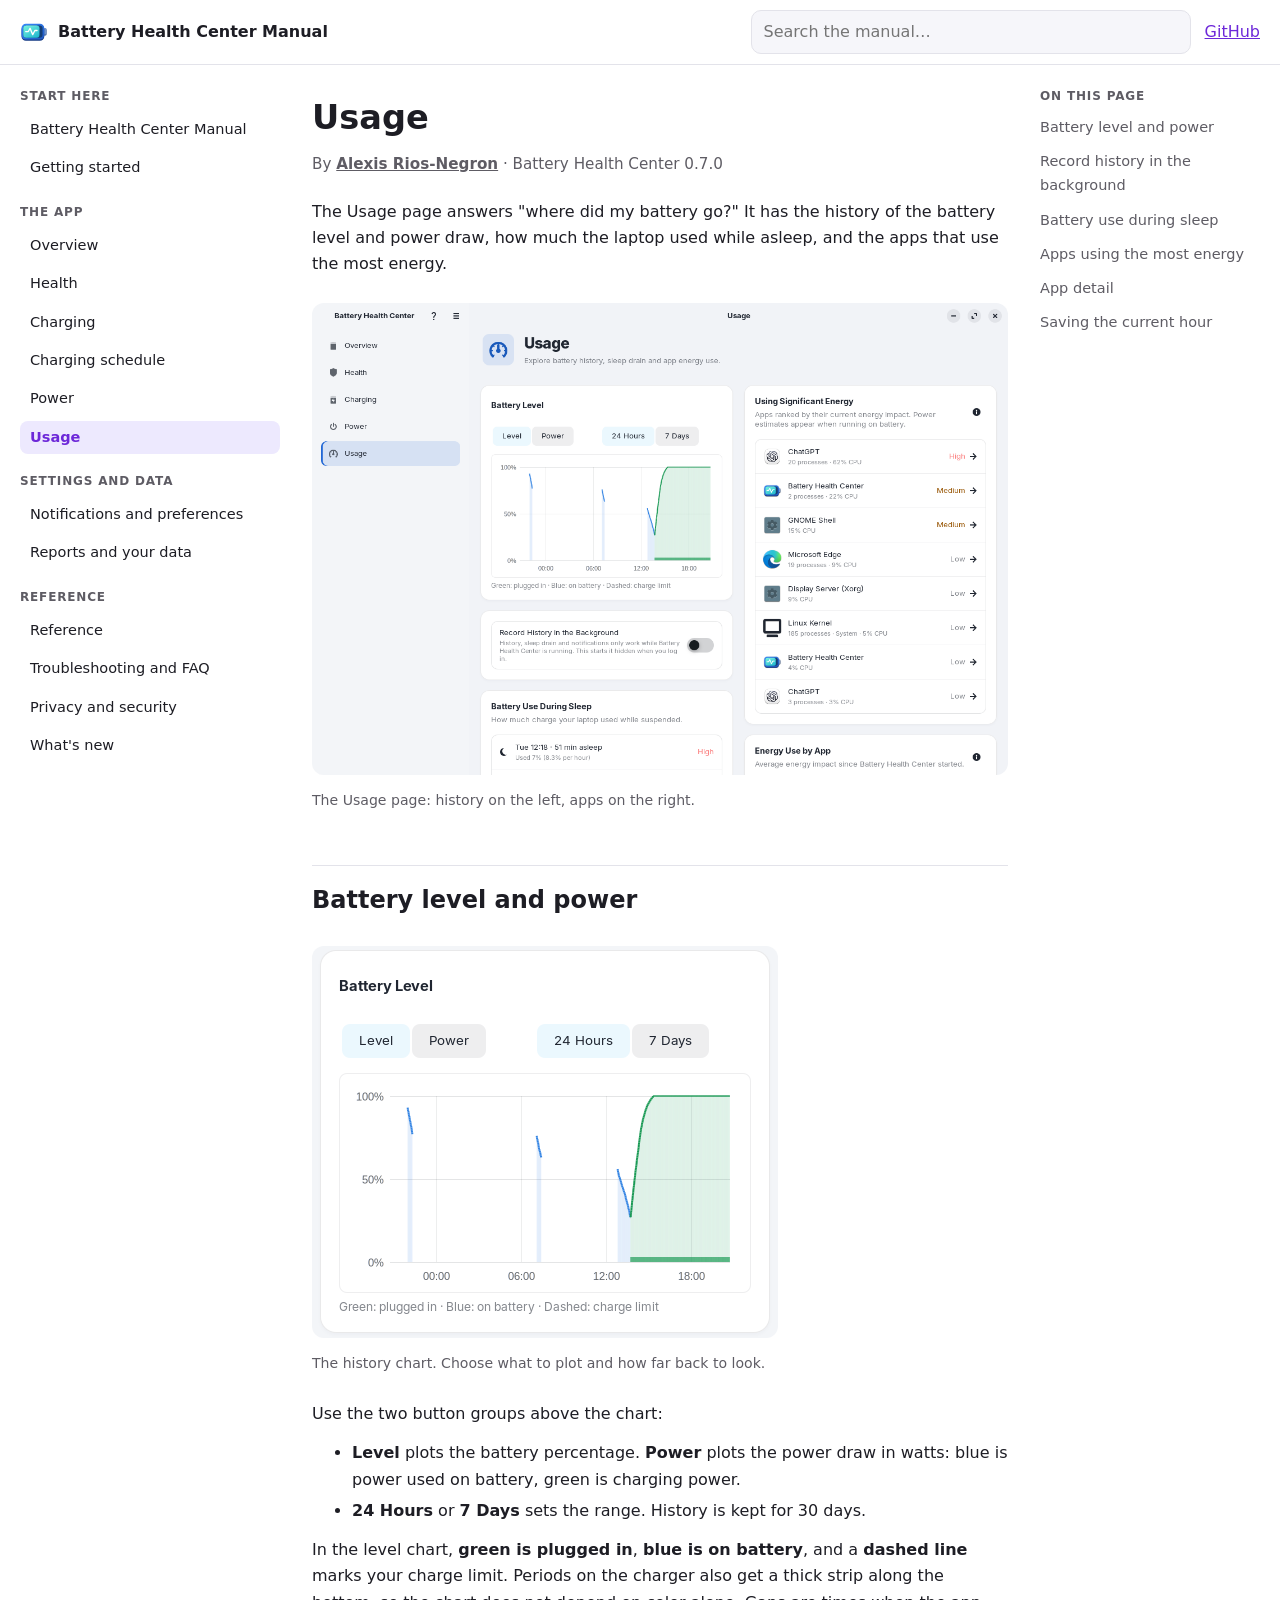
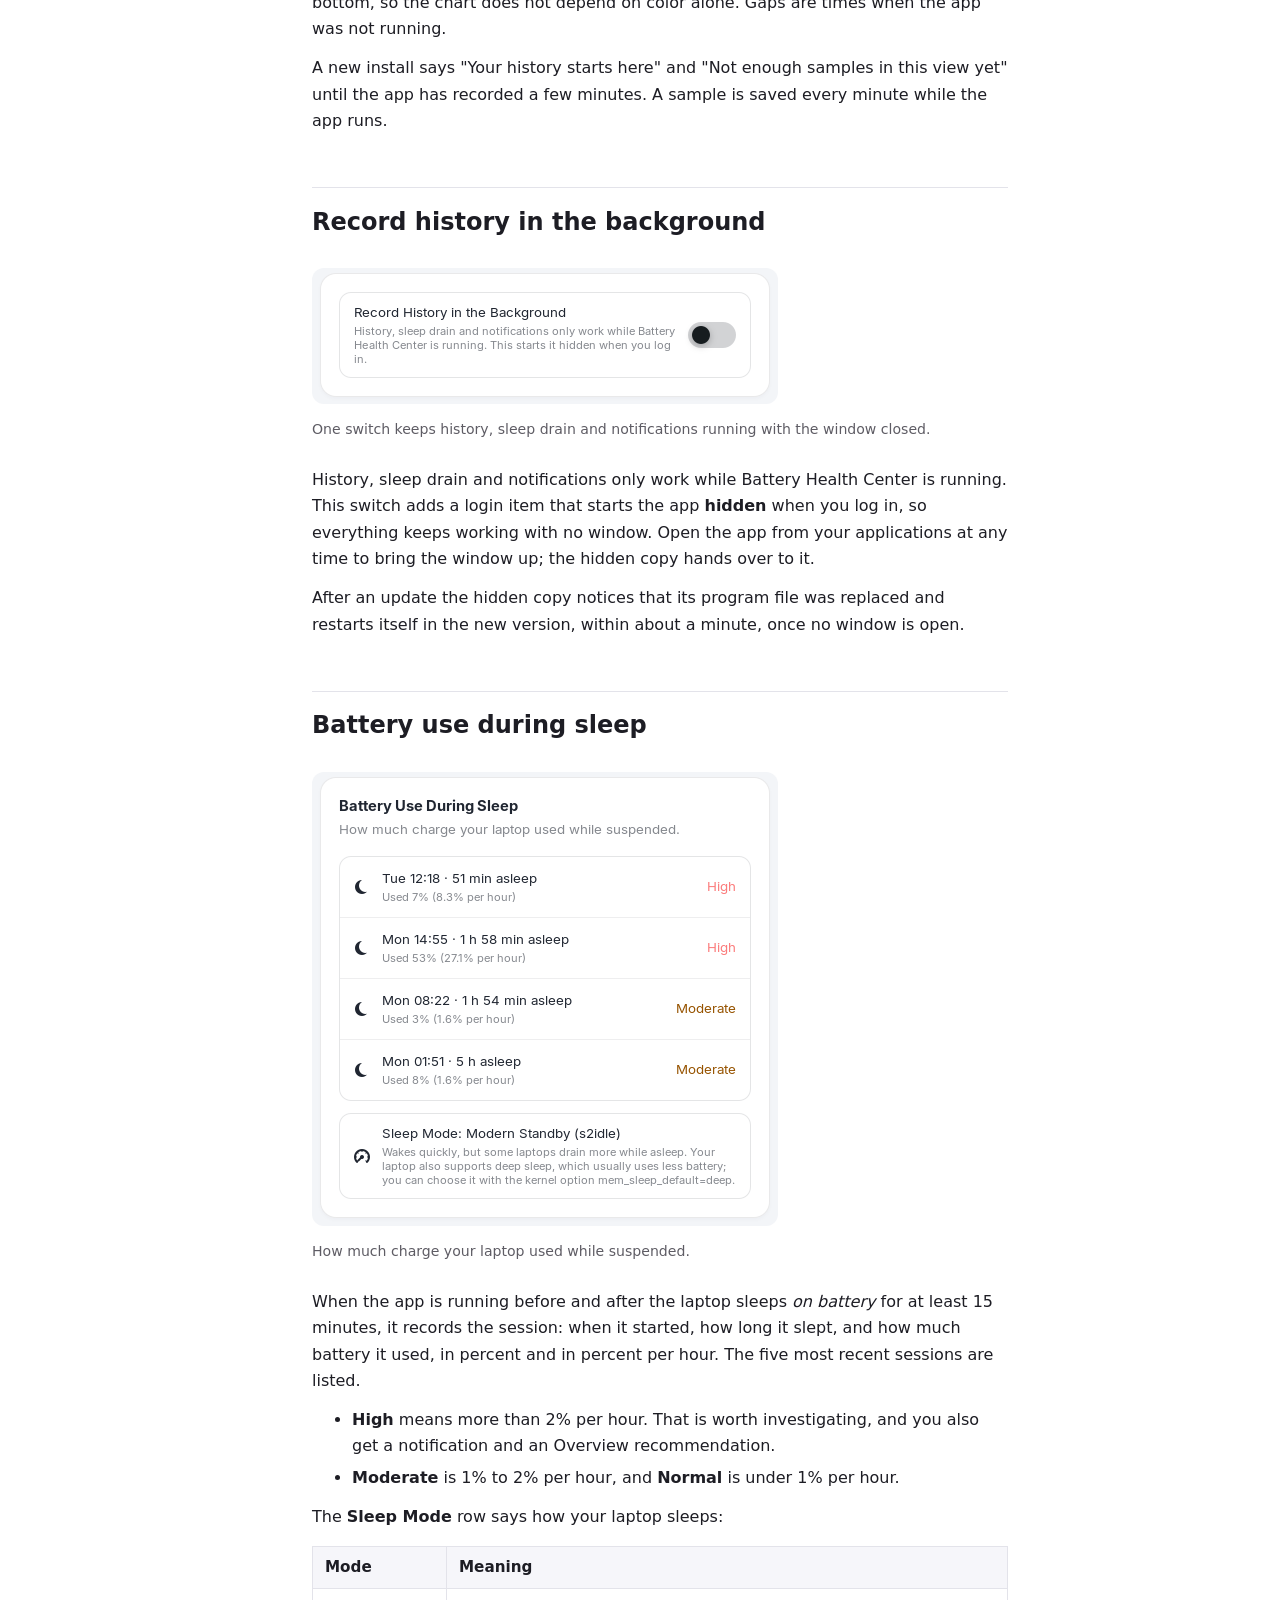
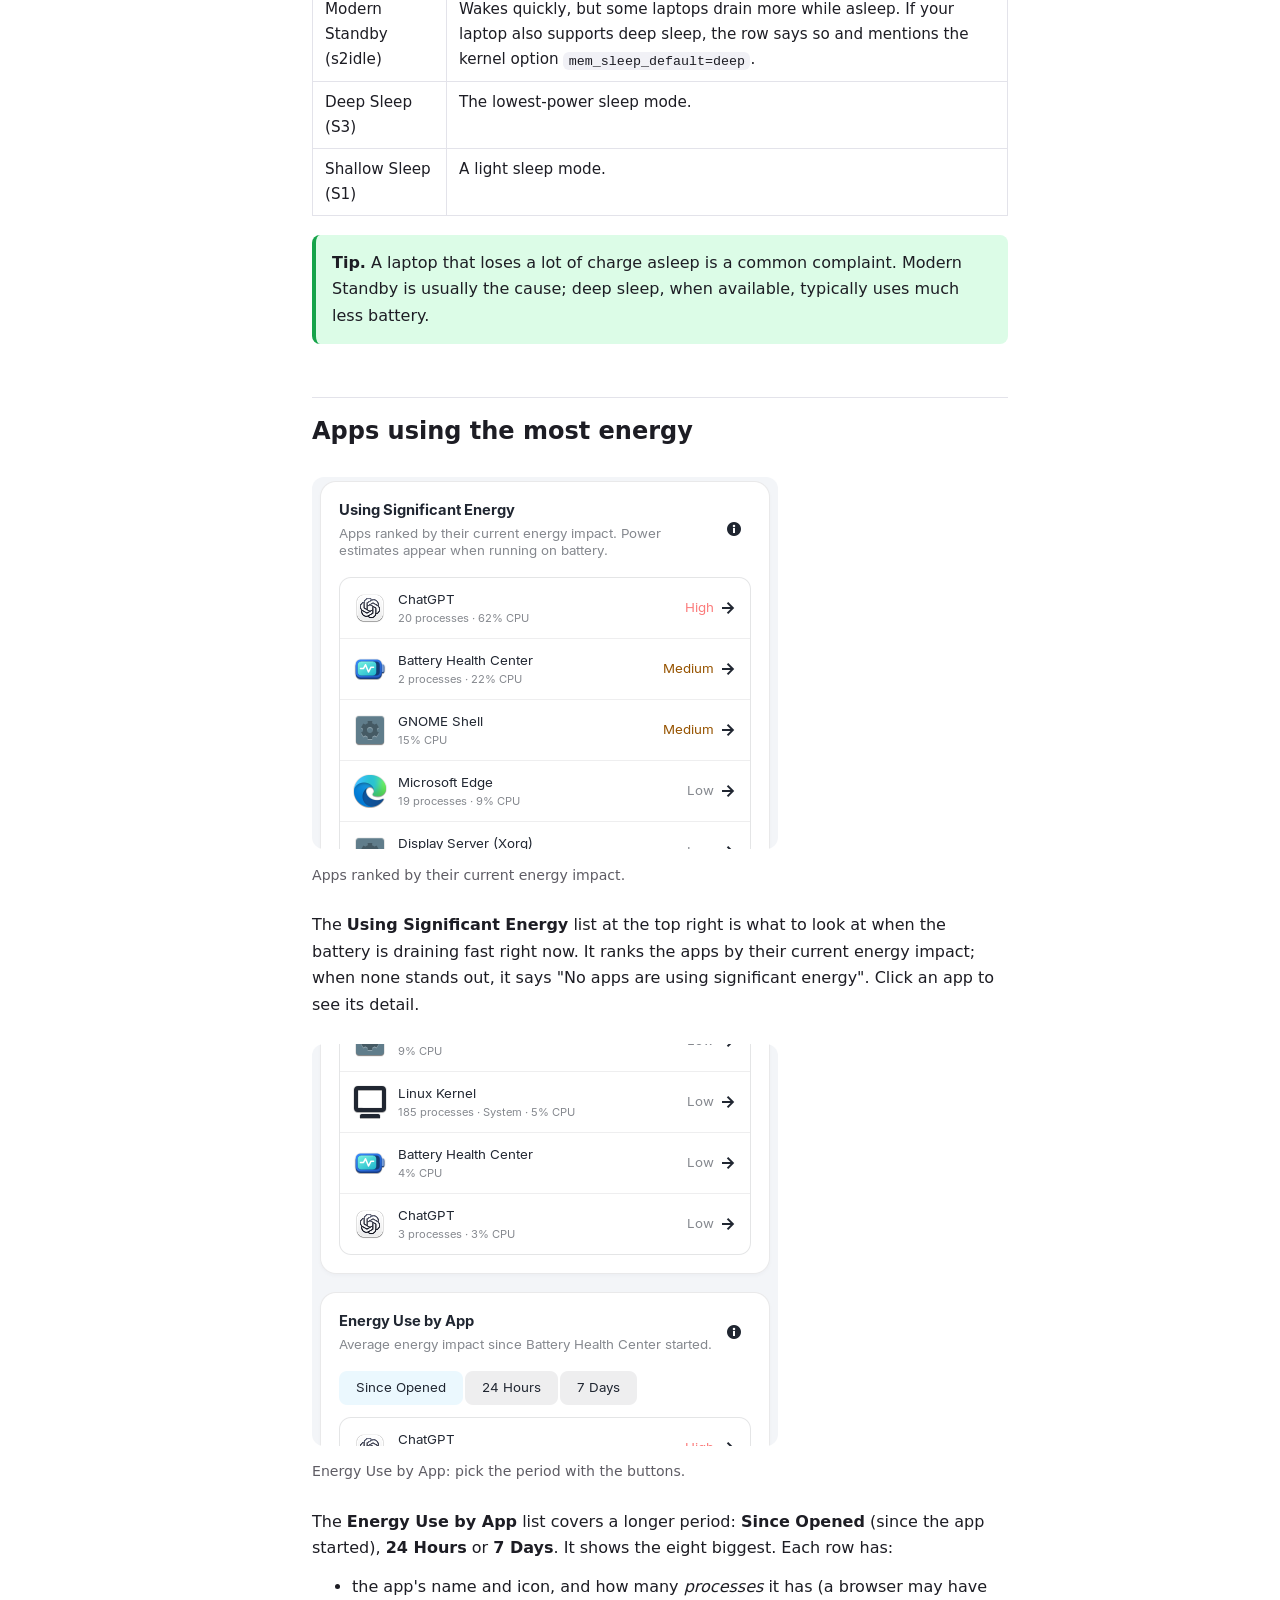
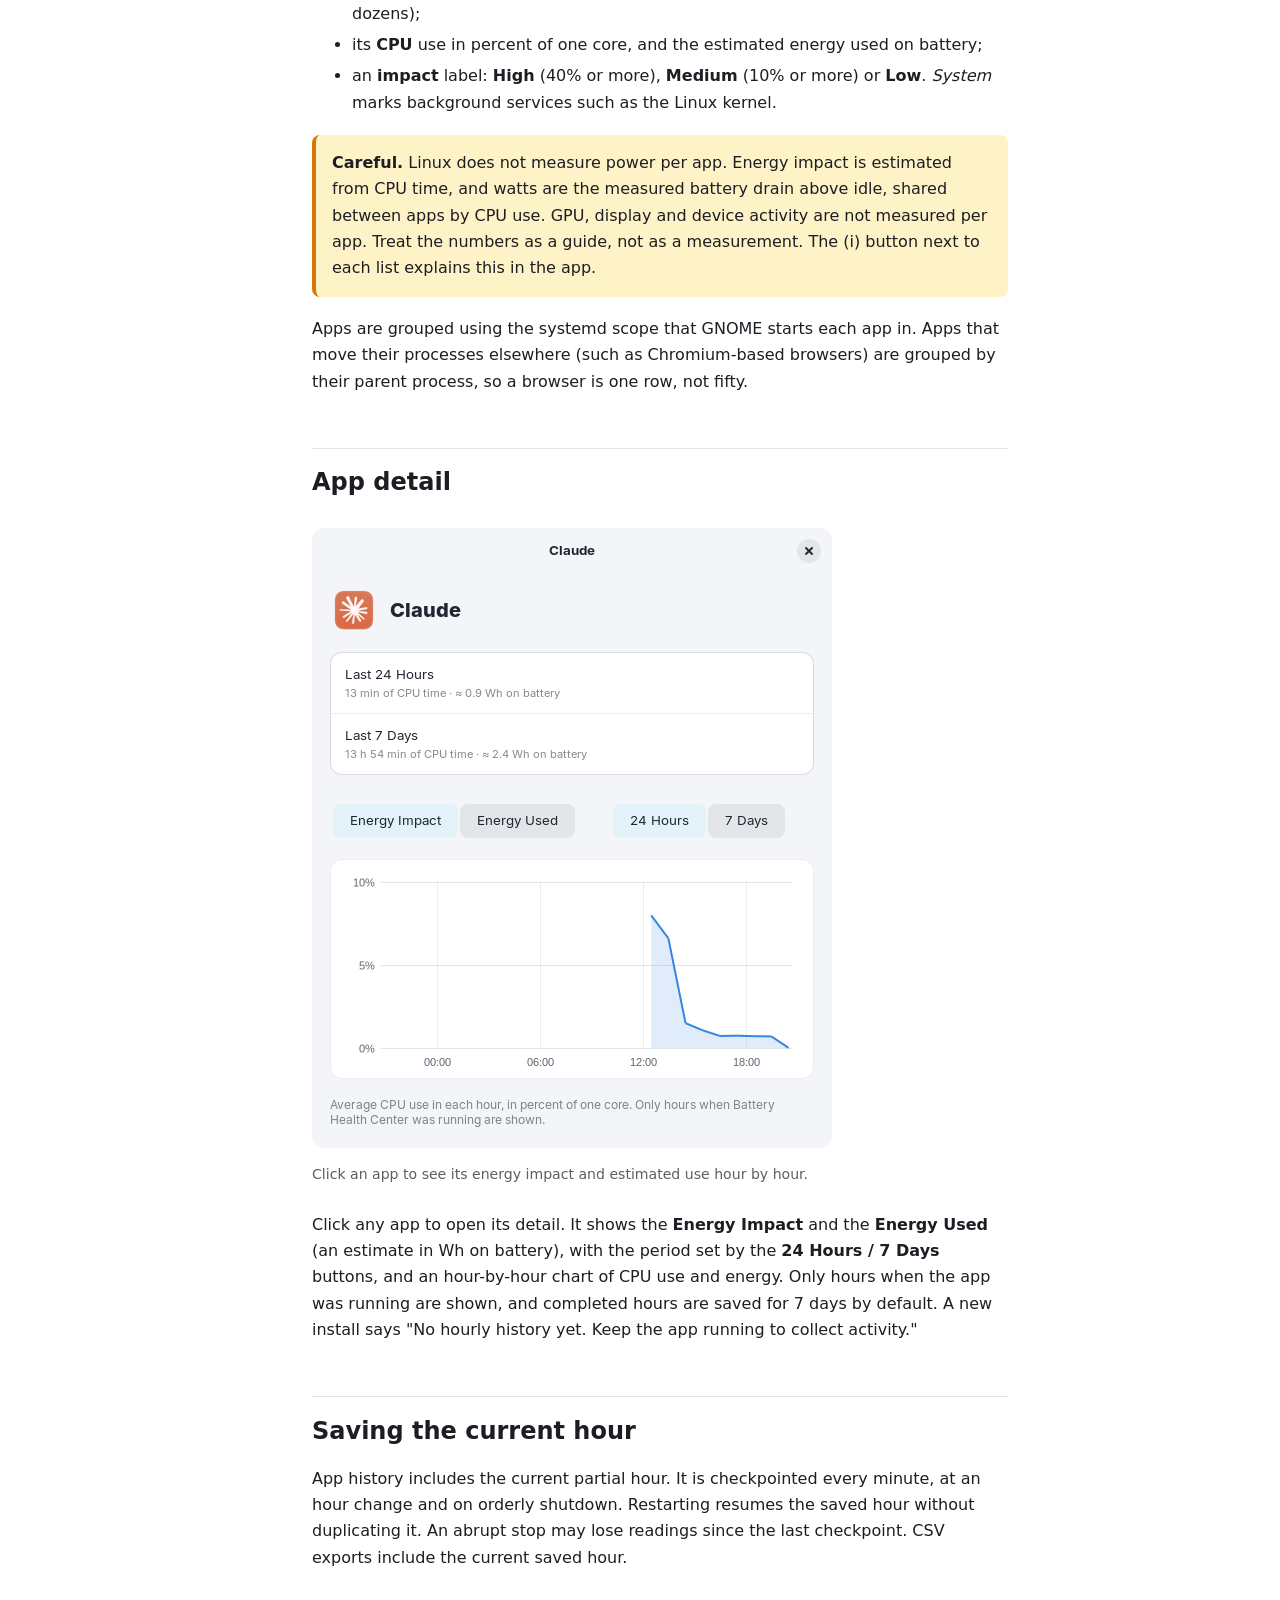
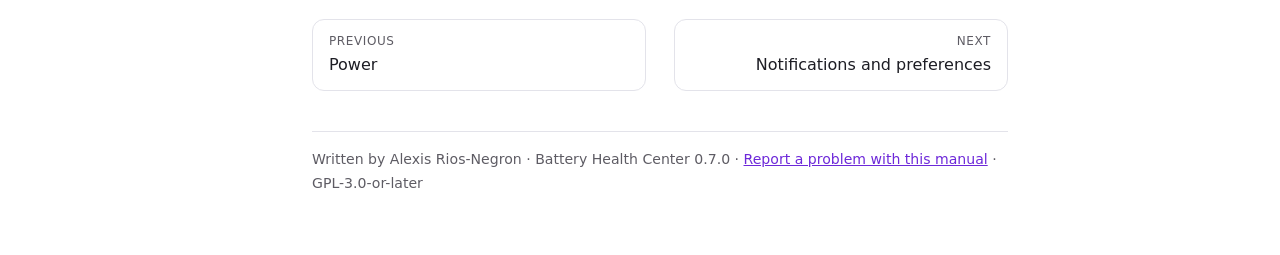
<file: docs/manual/usage.html>
<!doctype html>
<html lang="en"><head><meta charset="utf-8"><meta name="viewport" content="width=device-width, initial-scale=1">
<title>Usage · Battery Health Center Manual</title>
<meta name="description" content="Battery history, sleep drain and which apps use the most energy.">
<link rel="icon" href="img/icon.svg"><link rel="stylesheet" href="style.css"></head>
<body>
<header class="top"><button class="menu" aria-label="Open the menu" aria-expanded="false" aria-controls="nav">☰</button>
<a class="brand" href="index.html"><img src="img/icon.svg" alt="" width="28" height="28"> <span>Battery Health Center Manual</span></a>
<button class="find" aria-label="Search the manual" aria-expanded="false">⌕</button>
<input id="q" type="search" placeholder="Search the manual…" aria-label="Search the manual" autocomplete="off">
<a class="ghost" href="https://github.com/arios4k/battery-health-center">GitHub</a></header>
<div id="results" class="results" hidden></div>
<div class="layout">
<aside class="side" id="nav" aria-label="Manual pages"><div class="drawer-head"><a class="brand" href="index.html"><img src="img/icon.svg" alt="" width="28" height="28"> <span>Battery Health Center Manual</span></a><button class="close" aria-label="Close the menu">✕ Close</button></div><div class="group"><div class="group-title">Start here</div><ul><li><a href="index.html">Battery Health Center Manual</a></li><li><a href="getting-started.html">Getting started</a></li></ul></div><div class="group"><div class="group-title">The app</div><ul><li><a href="overview.html">Overview</a></li><li><a href="health.html">Health</a></li><li><a href="charging.html">Charging</a></li><li><a href="schedule.html">Charging schedule</a></li><li><a href="power.html">Power</a></li><li><a href="usage.html" aria-current="page">Usage</a></li></ul></div><div class="group"><div class="group-title">Settings and data</div><ul><li><a href="preferences.html">Notifications and preferences</a></li><li><a href="data.html">Reports and your data</a></li></ul></div><div class="group"><div class="group-title">Reference</div><ul><li><a href="reference.html">Reference</a></li><li><a href="troubleshooting.html">Troubleshooting and FAQ</a></li><li><a href="privacy.html">Privacy and security</a></li><li><a href="whats-new.html">What&#x27;s new</a></li></ul></div></aside>
<main><details class="toc-m"><summary>On this page</summary><ul><li class="l2"><a href="#chart">Battery level and power</a></li><li class="l2"><a href="#background">Record history in the background</a></li><li class="l2"><a href="#sleep">Battery use during sleep</a></li><li class="l2"><a href="#apps">Apps using the most energy</a></li><li class="l2"><a href="#detail">App detail</a></li><li class="l2"><a href="#checkpoints">Saving the current hour</a></li></ul></details><article><h1 id="usage">Usage</h1><p class="byline">By <a href="https://github.com/arios4k">Alexis Rios-Negron</a> · Battery Health Center 0.7.0</p>
<p>The Usage page answers "where did my battery go?" It has the history of the battery level and power draw, how much the laptop used
while asleep, and the apps that use the most energy.</p>
<figure><picture><source media="(prefers-color-scheme: dark)" srcset="img/usage-dark.png"><img src="img/usage-light.png" alt="The Usage page with the battery level chart, the background recording switch, sleep sessions, and lists of apps by energy use." loading="lazy"></picture><figcaption>The Usage page: history on the left, apps on the right.</figcaption></figure>

<h2 id="chart">Battery level and power<a class="anchor" href="#chart" aria-label="Link to this section">#</a></h2>
<figure><picture><source media="(prefers-color-scheme: dark)" srcset="img/usage-battery-level-dark.png"><img src="img/usage-battery-level-light.png" alt="A chart of the battery level over 24 hours with green areas for plugged in and blue for on battery, with buttons Level, Power, 24 Hours and 7 Days." loading="lazy"></picture><figcaption>The history chart. Choose what to plot and how far back to look.</figcaption></figure>
<p>Use the two button groups above the chart:</p>
<ul>
<li><strong>Level</strong> plots the battery percentage. <strong>Power</strong> plots the power draw in watts: blue is power used on battery, green is charging power.</li>
<li><strong>24 Hours</strong> or <strong>7 Days</strong> sets the range. History is kept for 30 days.</li>
</ul>
<p>In the level chart, <strong>green is plugged in</strong>, <strong>blue is on battery</strong>, and a <strong>dashed line</strong> marks your charge limit. Periods on the charger also
get a thick strip along the bottom, so the chart does not depend on color alone. Gaps are times when the app was not running.</p>
<p>A new install says "Your history starts here" and "Not enough samples in this view yet" until the app has recorded a few minutes. A sample is
saved every minute while the app runs.</p>

<h2 id="background">Record history in the background<a class="anchor" href="#background" aria-label="Link to this section">#</a></h2>
<figure><picture><source media="(prefers-color-scheme: dark)" srcset="img/usage-background-dark.png"><img src="img/usage-background-light.png" alt="The Record History in the Background switch with its explanation." loading="lazy"></picture><figcaption>One switch keeps history, sleep drain and notifications running with the window closed.</figcaption></figure>
<p>History, sleep drain and notifications only work while Battery Health Center is running. This switch adds a login item that starts
the app <strong>hidden</strong> when you log in, so everything keeps working with no window. Open the app from your applications at any time
to bring the window up; the hidden copy hands over to it.</p>
<p>After an update the hidden copy notices that its program file was replaced and restarts itself in the new version, within about a minute, once no window is open.</p>

<h2 id="sleep">Battery use during sleep<a class="anchor" href="#sleep" aria-label="Link to this section">#</a></h2>
<figure><picture><source media="(prefers-color-scheme: dark)" srcset="img/usage-sleep-dark.png"><img src="img/usage-sleep-light.png" alt="A list of sleep sessions with start times, durations, percent used, and High or Moderate labels, followed by a Sleep Mode row saying Modern Standby (s2idle)." loading="lazy"></picture><figcaption>How much charge your laptop used while suspended.</figcaption></figure>
<p>When the app is running before and after the laptop sleeps <em>on battery</em> for at least 15 minutes, it records the session: when it
started, how long it slept, and how much battery it used, in percent and in percent per hour. The five most recent sessions are listed.</p>
<ul>
<li><strong>High</strong> means more than 2% per hour. That is worth investigating, and you also get a notification and an Overview recommendation.</li>
<li><strong>Moderate</strong> is 1% to 2% per hour, and <strong>Normal</strong> is under 1% per hour.</li>
</ul>
<p>The <strong>Sleep Mode</strong> row says how your laptop sleeps:</p>
<div class="table"><table><thead><tr><th scope="col">Mode</th><th scope="col">Meaning</th></tr></thead><tbody><tr><td>Modern Standby (s2idle)</td><td>Wakes quickly, but some laptops drain more while asleep. If your laptop also supports deep sleep, the row says so and mentions the kernel option <code>mem_sleep_default=deep</code>.</td></tr><tr><td>Deep Sleep (S3)</td><td>The lowest-power sleep mode.</td></tr><tr><td>Shallow Sleep (S1)</td><td>A light sleep mode.</td></tr></tbody></table></div>
<div class="callout tip"><p><strong>Tip.</strong> A laptop that loses a lot of charge asleep is a common complaint. Modern Standby is usually the cause; deep sleep, when available, typically uses much less battery.</p></div>

<h2 id="apps">Apps using the most energy<a class="anchor" href="#apps" aria-label="Link to this section">#</a></h2>
<figure><picture><source media="(prefers-color-scheme: dark)" srcset="img/usage-significant-dark.png"><img src="img/usage-significant-light.png" alt="A list of apps using significant energy: Claude High, GNOME Shell Medium, Display Server Medium and Linux Kernel Low." loading="lazy"></picture><figcaption>Apps ranked by their current energy impact.</figcaption></figure>
<p>The <strong>Using Significant Energy</strong> list at the top right is what to look at when the battery is draining fast right now. It ranks the apps by their current energy impact; when none stands out, it says "No apps are using significant energy". Click an app to see its detail.</p>
<figure><picture><source media="(prefers-color-scheme: dark)" srcset="img/usage-apps-dark.png"><img src="img/usage-apps-light.png" alt="Energy Use by App with the buttons Since Opened, 24 Hours and 7 Days and a ranked list of apps with their CPU use and an impact label." loading="lazy"></picture><figcaption>Energy Use by App: pick the period with the buttons.</figcaption></figure>
<p>The <strong>Energy Use by App</strong> list covers a longer period: <strong>Since Opened</strong> (since the app started), <strong>24 Hours</strong> or <strong>7 Days</strong>. It shows the eight biggest. Each row has:</p>
<ul>
<li>the app's name and icon, and how many <em>processes</em> it has (a browser may have dozens);</li>
<li>its <strong>CPU</strong> use in percent of one core, and the estimated energy used on battery;</li>
<li>an <strong>impact</strong> label: <strong>High</strong> (40% or more), <strong>Medium</strong> (10% or more) or <strong>Low</strong>. <em>System</em> marks background services such as the Linux kernel.</li>
</ul>
<div class="callout warning"><p><strong>Careful.</strong> Linux does not measure power per app. Energy impact is estimated from CPU time, and watts are the measured battery drain above idle, shared between apps by CPU use. GPU, display and device activity are not measured per app. Treat the numbers as a guide, not as a measurement. The (i) button next to each list explains this in the app.</p></div>
<p>Apps are grouped using the systemd scope that GNOME starts each app in. Apps that move their processes elsewhere (such as Chromium-based browsers) are grouped by their parent process, so a browser is one row, not fifty.</p>

<h2 id="detail">App detail<a class="anchor" href="#detail" aria-label="Link to this section">#</a></h2>
<figure><picture><source media="(prefers-color-scheme: dark)" srcset="img/app-detail-dark.png"><img src="img/app-detail-light.png" alt="The detail dialog for an app with its energy impact and energy used, and charts for the last 24 hours and 7 days." loading="lazy"></picture><figcaption>Click an app to see its energy impact and estimated use hour by hour.</figcaption></figure>
<p>Click any app to open its detail. It shows the <strong>Energy Impact</strong> and the <strong>Energy Used</strong> (an estimate in Wh on battery), with the period set
by the <strong>24 Hours / 7 Days</strong> buttons, and an hour-by-hour chart of CPU use and energy. Only hours when the app was running are shown, and completed hours are saved for 7 days by default. A new install says "No hourly history yet. Keep the app running to collect activity."</p>

<h2 id="checkpoints">Saving the current hour<a class="anchor" href="#checkpoints" aria-label="Link to this section">#</a></h2>
<p>App history includes the current partial hour. It is checkpointed every minute, at an hour change and on orderly shutdown.
Restarting resumes the saved hour without duplicating it. An abrupt stop may lose readings since the last checkpoint.
CSV exports include the current saved hour.</p>
</article><nav class="pager" aria-label="Previous and next page"><a class="prev" href="power.html"><span>Previous</span>Power</a><a class="next" href="preferences.html"><span>Next</span>Notifications and preferences</a></nav>
<footer>Written by Alexis Rios-Negron · Battery Health Center 0.7.0 · <a href="https://github.com/arios4k/battery-health-center/issues">Report a problem with this manual</a> · GPL-3.0-or-later</footer></main>
<aside class="toc" aria-label="On this page"><div class="group-title">On this page</div><ul><li class="l2"><a href="#chart">Battery level and power</a></li><li class="l2"><a href="#background">Record history in the background</a></li><li class="l2"><a href="#sleep">Battery use during sleep</a></li><li class="l2"><a href="#apps">Apps using the most energy</a></li><li class="l2"><a href="#detail">App detail</a></li><li class="l2"><a href="#checkpoints">Saving the current hour</a></li></ul></aside>
</div><script src="manual.js"></script></body></html>
</file>
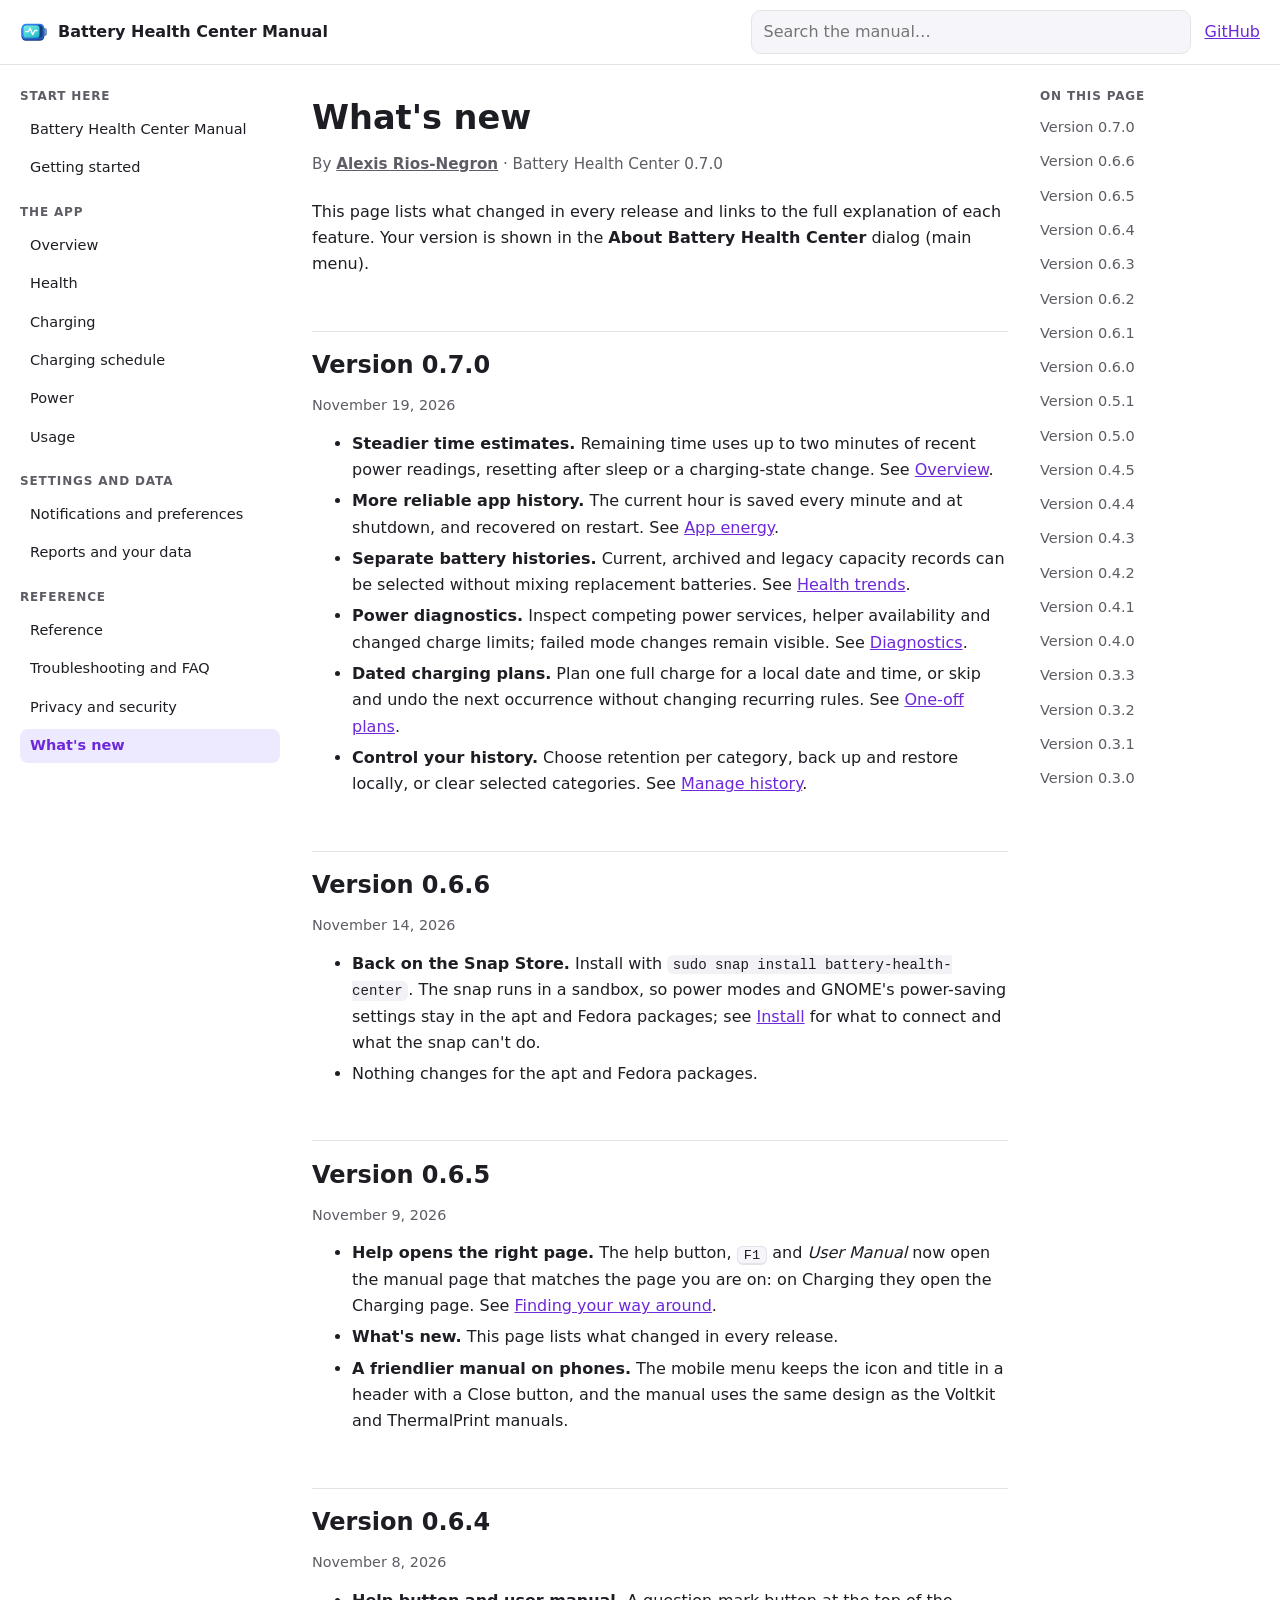
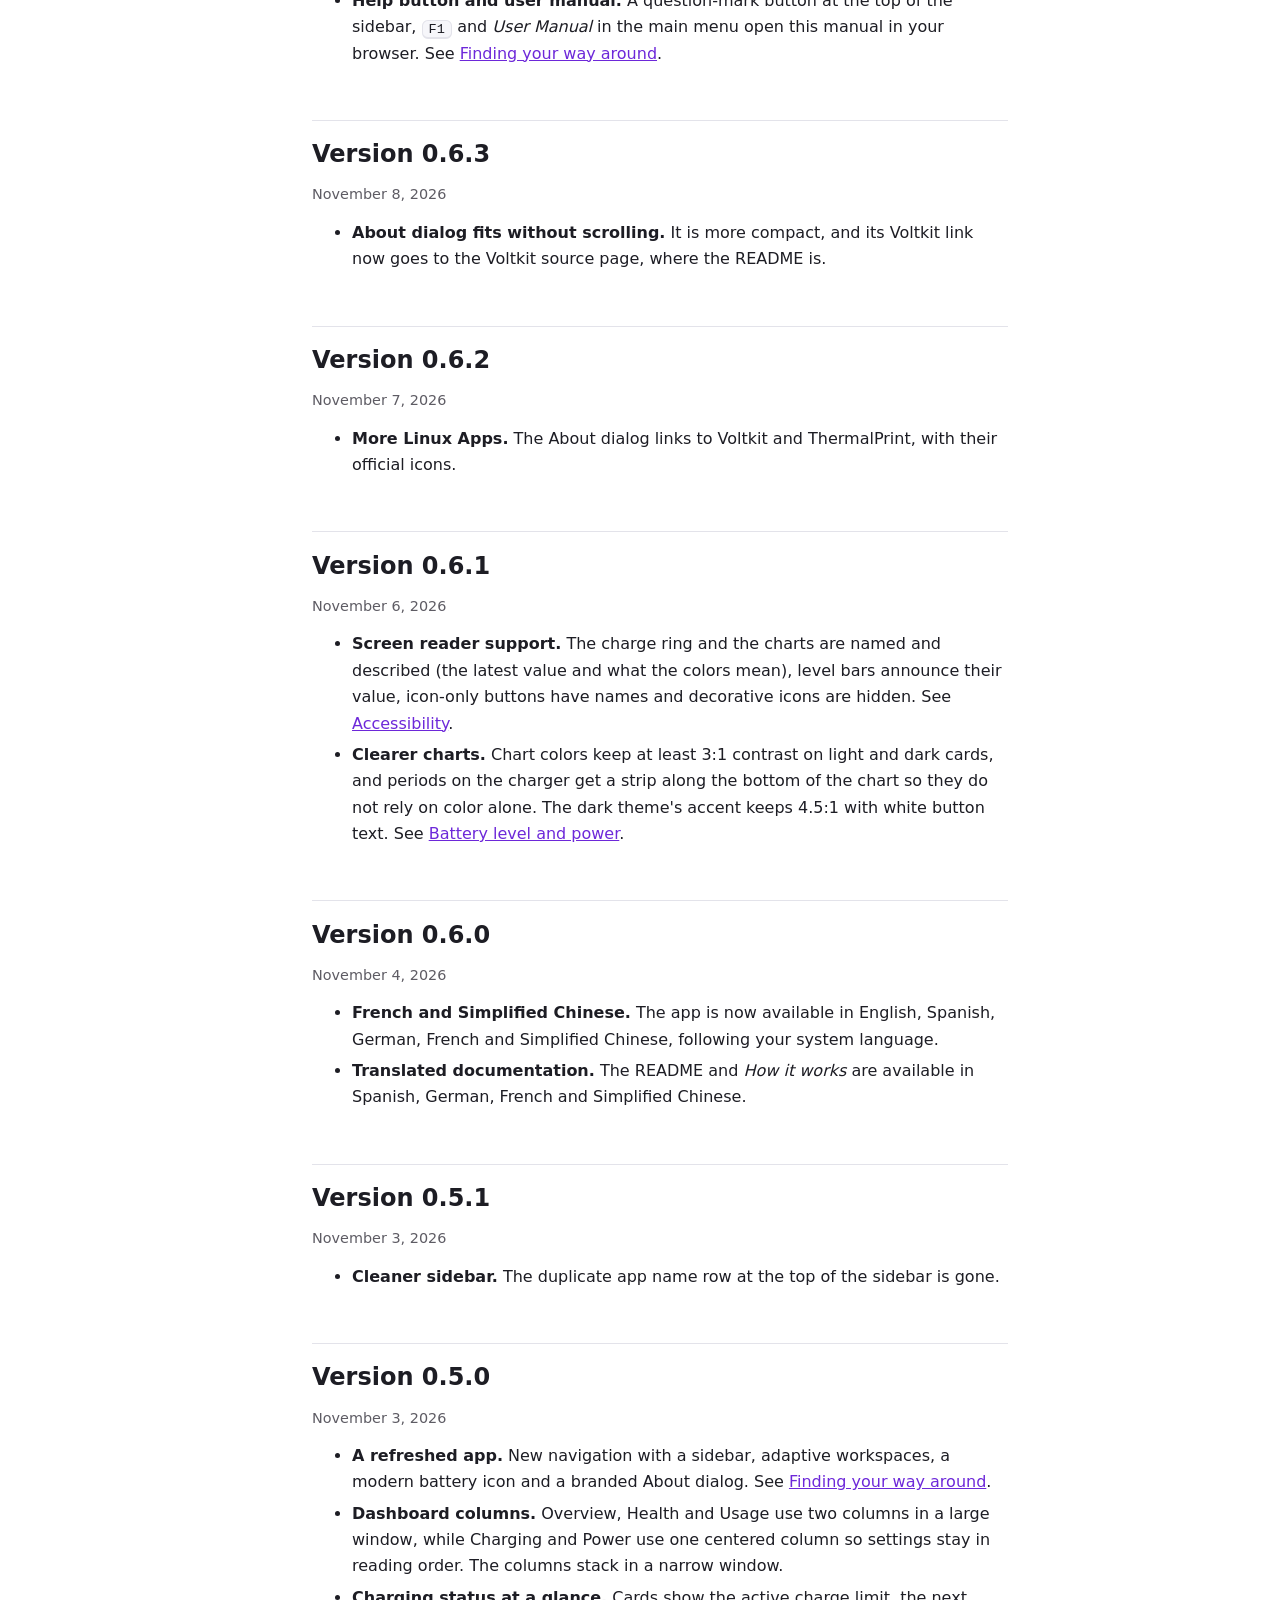
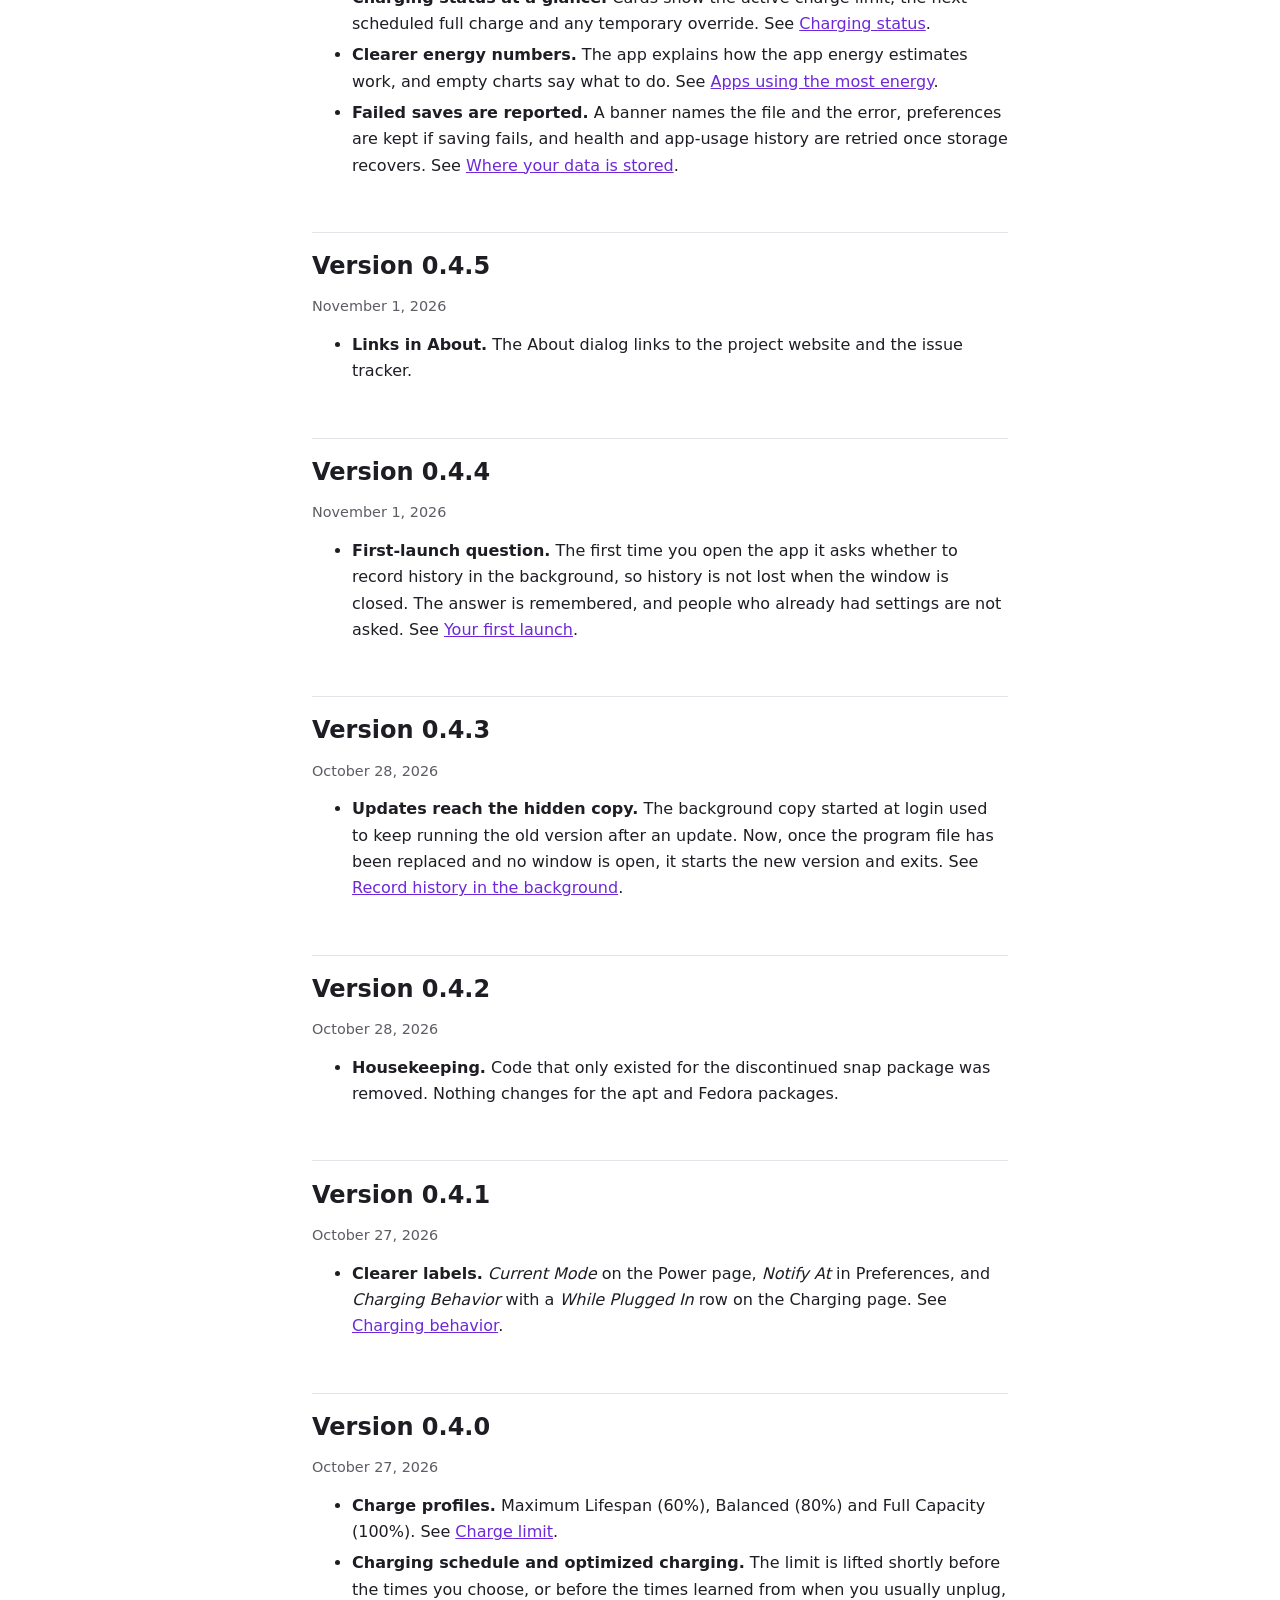
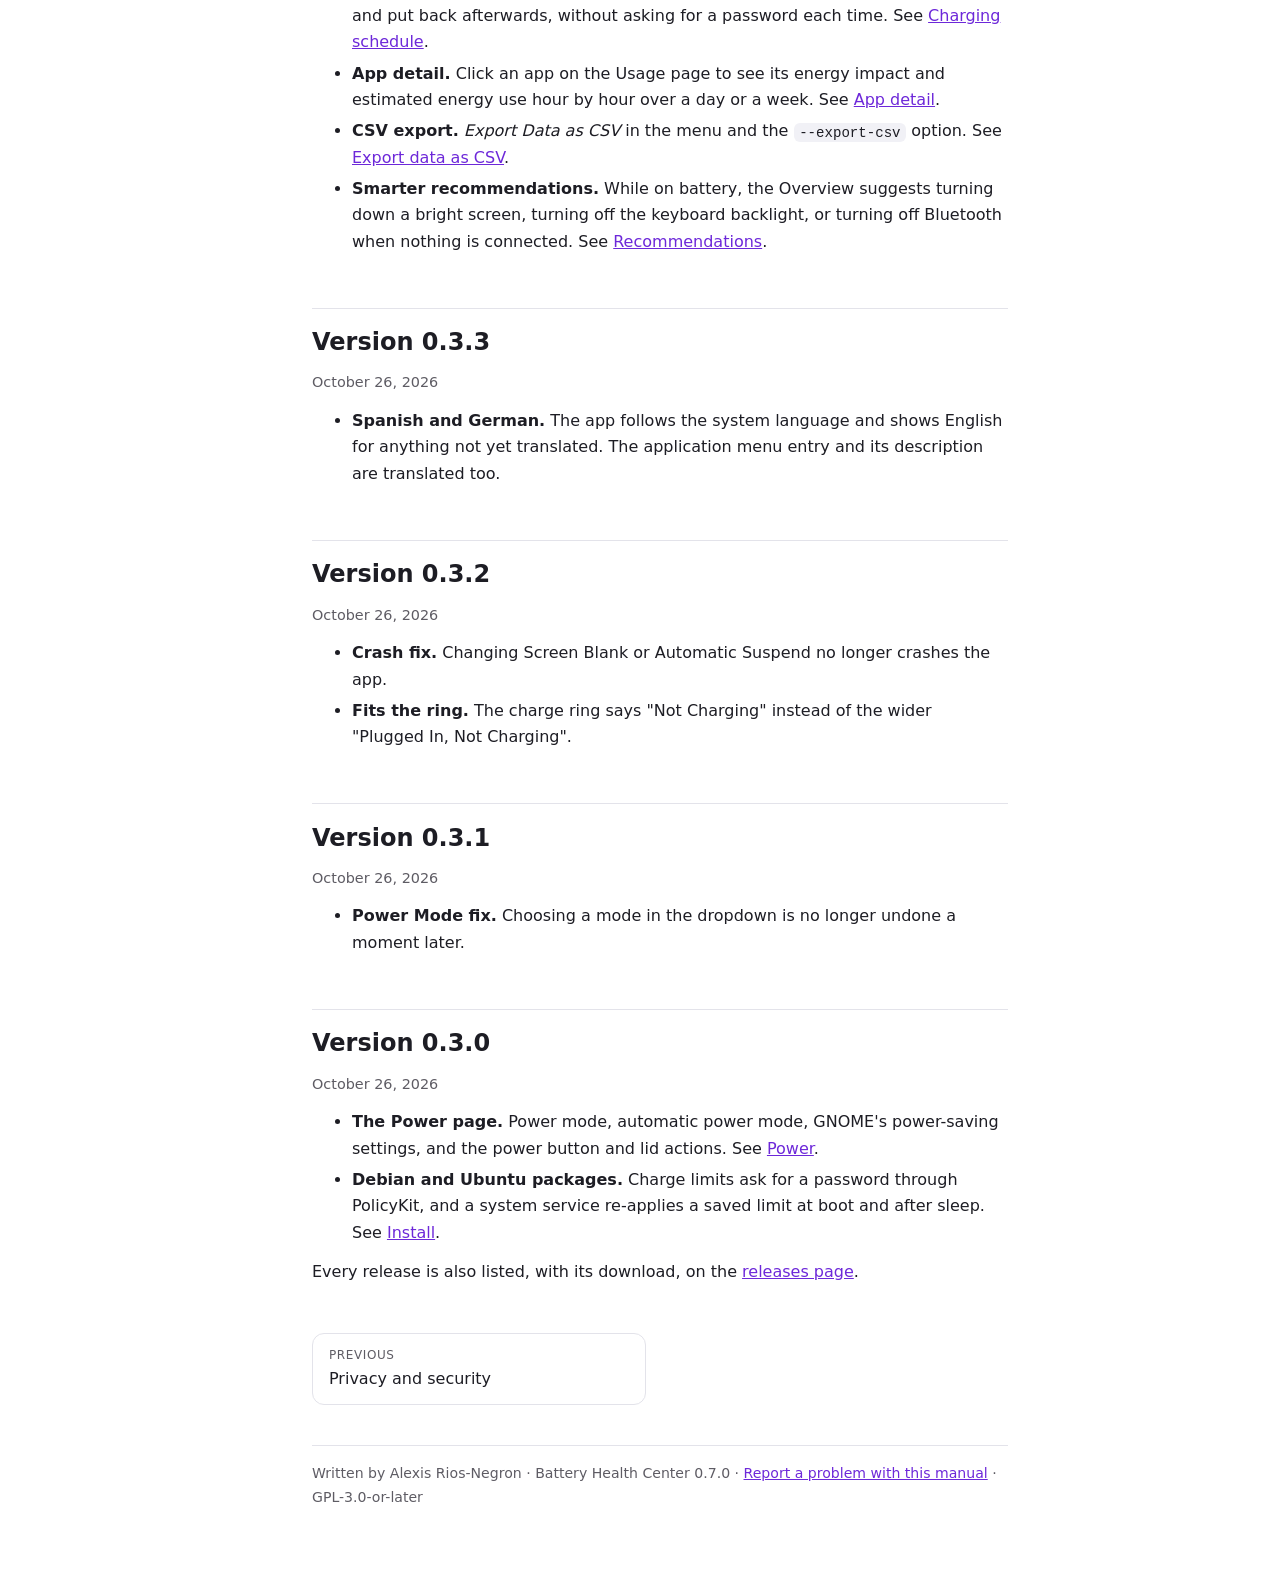
<file: docs/manual/whats-new.html>
<!doctype html>
<html lang="en"><head><meta charset="utf-8"><meta name="viewport" content="width=device-width, initial-scale=1">
<title>What&#x27;s new · Battery Health Center Manual</title>
<meta name="description" content="What changed in every release, with links to the full explanation.">
<link rel="icon" href="img/icon.svg"><link rel="stylesheet" href="style.css"></head>
<body>
<header class="top"><button class="menu" aria-label="Open the menu" aria-expanded="false" aria-controls="nav">☰</button>
<a class="brand" href="index.html"><img src="img/icon.svg" alt="" width="28" height="28"> <span>Battery Health Center Manual</span></a>
<button class="find" aria-label="Search the manual" aria-expanded="false">⌕</button>
<input id="q" type="search" placeholder="Search the manual…" aria-label="Search the manual" autocomplete="off">
<a class="ghost" href="https://github.com/arios4k/battery-health-center">GitHub</a></header>
<div id="results" class="results" hidden></div>
<div class="layout">
<aside class="side" id="nav" aria-label="Manual pages"><div class="drawer-head"><a class="brand" href="index.html"><img src="img/icon.svg" alt="" width="28" height="28"> <span>Battery Health Center Manual</span></a><button class="close" aria-label="Close the menu">✕ Close</button></div><div class="group"><div class="group-title">Start here</div><ul><li><a href="index.html">Battery Health Center Manual</a></li><li><a href="getting-started.html">Getting started</a></li></ul></div><div class="group"><div class="group-title">The app</div><ul><li><a href="overview.html">Overview</a></li><li><a href="health.html">Health</a></li><li><a href="charging.html">Charging</a></li><li><a href="schedule.html">Charging schedule</a></li><li><a href="power.html">Power</a></li><li><a href="usage.html">Usage</a></li></ul></div><div class="group"><div class="group-title">Settings and data</div><ul><li><a href="preferences.html">Notifications and preferences</a></li><li><a href="data.html">Reports and your data</a></li></ul></div><div class="group"><div class="group-title">Reference</div><ul><li><a href="reference.html">Reference</a></li><li><a href="troubleshooting.html">Troubleshooting and FAQ</a></li><li><a href="privacy.html">Privacy and security</a></li><li><a href="whats-new.html" aria-current="page">What&#x27;s new</a></li></ul></div></aside>
<main><details class="toc-m"><summary>On this page</summary><ul><li class="l2"><a href="#version-0-7-0">Version 0.7.0</a></li><li class="l2"><a href="#version-0-6-6">Version 0.6.6</a></li><li class="l2"><a href="#version-0-6-5">Version 0.6.5</a></li><li class="l2"><a href="#version-0-6-4">Version 0.6.4</a></li><li class="l2"><a href="#version-0-6-3">Version 0.6.3</a></li><li class="l2"><a href="#version-0-6-2">Version 0.6.2</a></li><li class="l2"><a href="#version-0-6-1">Version 0.6.1</a></li><li class="l2"><a href="#version-0-6-0">Version 0.6.0</a></li><li class="l2"><a href="#version-0-5-1">Version 0.5.1</a></li><li class="l2"><a href="#version-0-5-0">Version 0.5.0</a></li><li class="l2"><a href="#version-0-4-5">Version 0.4.5</a></li><li class="l2"><a href="#version-0-4-4">Version 0.4.4</a></li><li class="l2"><a href="#version-0-4-3">Version 0.4.3</a></li><li class="l2"><a href="#version-0-4-2">Version 0.4.2</a></li><li class="l2"><a href="#version-0-4-1">Version 0.4.1</a></li><li class="l2"><a href="#version-0-4-0">Version 0.4.0</a></li><li class="l2"><a href="#version-0-3-3">Version 0.3.3</a></li><li class="l2"><a href="#version-0-3-2">Version 0.3.2</a></li><li class="l2"><a href="#version-0-3-1">Version 0.3.1</a></li><li class="l2"><a href="#version-0-3-0">Version 0.3.0</a></li></ul></details><article><h1 id="what-x27-s-new">What&#x27;s new</h1><p class="byline">By <a href="https://github.com/arios4k">Alexis Rios-Negron</a> · Battery Health Center 0.7.0</p><p>This page lists what changed in every release and links to the full explanation of each feature. Your version is shown in the <strong>About Battery Health Center</strong> dialog (main menu).</p><h2 id="version-0-7-0">Version 0.7.0<a class="anchor" href="#version-0-7-0" aria-label="Link to this section">#</a></h2><p class="date">November 19, 2026</p><ul><li><strong>Steadier time estimates.</strong> Remaining time uses up to two minutes of recent power readings, resetting after sleep or a charging-state change. See <a href="overview.html">Overview</a>.</li><li><strong>More reliable app history.</strong> The current hour is saved every minute and at shutdown, and recovered on restart. See <a href="usage.html#apps">App energy</a>.</li><li><strong>Separate battery histories.</strong> Current, archived and legacy capacity records can be selected without mixing replacement batteries. See <a href="health.html#trend">Health trends</a>.</li><li><strong>Power diagnostics.</strong> Inspect competing power services, helper availability and changed charge limits; failed mode changes remain visible. See <a href="power.html#diagnostics">Diagnostics</a>.</li><li><strong>Dated charging plans.</strong> Plan one full charge for a local date and time, or skip and undo the next occurrence without changing recurring rules. See <a href="schedule.html#one-off">One-off plans</a>.</li><li><strong>Control your history.</strong> Choose retention per category, back up and restore locally, or clear selected categories. See <a href="data.html#manage">Manage history</a>.</li></ul><h2 id="version-0-6-6">Version 0.6.6<a class="anchor" href="#version-0-6-6" aria-label="Link to this section">#</a></h2><p class="date">November 14, 2026</p><ul><li><strong>Back on the Snap Store.</strong> Install with <code>sudo snap install battery-health-center</code>. The snap runs in a sandbox, so power modes and GNOME's power-saving settings stay in the apt and Fedora packages; see <a href="getting-started.html#install">Install</a> for what to connect and what the snap can't do.</li><li>Nothing changes for the apt and Fedora packages.</li></ul><h2 id="version-0-6-5">Version 0.6.5<a class="anchor" href="#version-0-6-5" aria-label="Link to this section">#</a></h2><p class="date">November 9, 2026</p><ul><li><strong>Help opens the right page.</strong> The help button, <kbd>F1</kbd> and <em>User Manual</em> now open the manual page that matches the page you are on: on Charging they open the Charging page. See <a href="getting-started.html#layout">Finding your way around</a>.</li><li><strong>What's new.</strong> This page lists what changed in every release.</li><li><strong>A friendlier manual on phones.</strong> The mobile menu keeps the icon and title in a header with a Close button, and the manual uses the same design as the Voltkit and ThermalPrint manuals.</li></ul><h2 id="version-0-6-4">Version 0.6.4<a class="anchor" href="#version-0-6-4" aria-label="Link to this section">#</a></h2><p class="date">November 8, 2026</p><ul><li><strong>Help button and user manual.</strong> A question-mark button at the top of the sidebar, <kbd>F1</kbd> and <em>User Manual</em> in the main menu open this manual in your browser. See <a href="getting-started.html#layout">Finding your way around</a>.</li></ul><h2 id="version-0-6-3">Version 0.6.3<a class="anchor" href="#version-0-6-3" aria-label="Link to this section">#</a></h2><p class="date">November 8, 2026</p><ul><li><strong>About dialog fits without scrolling.</strong> It is more compact, and its Voltkit link now goes to the Voltkit source page, where the README is.</li></ul><h2 id="version-0-6-2">Version 0.6.2<a class="anchor" href="#version-0-6-2" aria-label="Link to this section">#</a></h2><p class="date">November 7, 2026</p><ul><li><strong>More Linux Apps.</strong> The About dialog links to Voltkit and ThermalPrint, with their official icons.</li></ul><h2 id="version-0-6-1">Version 0.6.1<a class="anchor" href="#version-0-6-1" aria-label="Link to this section">#</a></h2><p class="date">November 6, 2026</p><ul><li><strong>Screen reader support.</strong> The charge ring and the charts are named and described (the latest value and what the colors mean), level bars announce their value, icon-only buttons have names and decorative icons are hidden. See <a href="getting-started.html#screen-readers">Accessibility</a>.</li><li><strong>Clearer charts.</strong> Chart colors keep at least 3:1 contrast on light and dark cards, and periods on the charger get a strip along the bottom of the chart so they do not rely on color alone. The dark theme's accent keeps 4.5:1 with white button text. See <a href="usage.html#chart">Battery level and power</a>.</li></ul><h2 id="version-0-6-0">Version 0.6.0<a class="anchor" href="#version-0-6-0" aria-label="Link to this section">#</a></h2><p class="date">November 4, 2026</p><ul><li><strong>French and Simplified Chinese.</strong> The app is now available in English, Spanish, German, French and Simplified Chinese, following your system language.</li><li><strong>Translated documentation.</strong> The README and <em>How it works</em> are available in Spanish, German, French and Simplified Chinese.</li></ul><h2 id="version-0-5-1">Version 0.5.1<a class="anchor" href="#version-0-5-1" aria-label="Link to this section">#</a></h2><p class="date">November 3, 2026</p><ul><li><strong>Cleaner sidebar.</strong> The duplicate app name row at the top of the sidebar is gone.</li></ul><h2 id="version-0-5-0">Version 0.5.0<a class="anchor" href="#version-0-5-0" aria-label="Link to this section">#</a></h2><p class="date">November 3, 2026</p><ul><li><strong>A refreshed app.</strong> New navigation with a sidebar, adaptive workspaces, a modern battery icon and a branded About dialog. See <a href="getting-started.html#layout">Finding your way around</a>.</li><li><strong>Dashboard columns.</strong> Overview, Health and Usage use two columns in a large window, while Charging and Power use one centered column so settings stay in reading order. The columns stack in a narrow window.</li><li><strong>Charging status at a glance.</strong> Cards show the active charge limit, the next scheduled full charge and any temporary override. See <a href="charging.html#status">Charging status</a>.</li><li><strong>Clearer energy numbers.</strong> The app explains how the app energy estimates work, and empty charts say what to do. See <a href="usage.html#apps">Apps using the most energy</a>.</li><li><strong>Failed saves are reported.</strong> A banner names the file and the error, preferences are kept if saving fails, and health and app-usage history are retried once storage recovers. See <a href="data.html#stored">Where your data is stored</a>.</li></ul><h2 id="version-0-4-5">Version 0.4.5<a class="anchor" href="#version-0-4-5" aria-label="Link to this section">#</a></h2><p class="date">November 1, 2026</p><ul><li><strong>Links in About.</strong> The About dialog links to the project website and the issue tracker.</li></ul><h2 id="version-0-4-4">Version 0.4.4<a class="anchor" href="#version-0-4-4" aria-label="Link to this section">#</a></h2><p class="date">November 1, 2026</p><ul><li><strong>First-launch question.</strong> The first time you open the app it asks whether to record history in the background, so history is not lost when the window is closed. The answer is remembered, and people who already had settings are not asked. See <a href="getting-started.html#first-launch">Your first launch</a>.</li></ul><h2 id="version-0-4-3">Version 0.4.3<a class="anchor" href="#version-0-4-3" aria-label="Link to this section">#</a></h2><p class="date">October 28, 2026</p><ul><li><strong>Updates reach the hidden copy.</strong> The background copy started at login used to keep running the old version after an update. Now, once the program file has been replaced and no window is open, it starts the new version and exits. See <a href="usage.html#background">Record history in the background</a>.</li></ul><h2 id="version-0-4-2">Version 0.4.2<a class="anchor" href="#version-0-4-2" aria-label="Link to this section">#</a></h2><p class="date">October 28, 2026</p><ul><li><strong>Housekeeping.</strong> Code that only existed for the discontinued snap package was removed. Nothing changes for the apt and Fedora packages.</li></ul><h2 id="version-0-4-1">Version 0.4.1<a class="anchor" href="#version-0-4-1" aria-label="Link to this section">#</a></h2><p class="date">October 27, 2026</p><ul><li><strong>Clearer labels.</strong> <em>Current Mode</em> on the Power page, <em>Notify At</em> in Preferences, and <em>Charging Behavior</em> with a <em>While Plugged In</em> row on the Charging page. See <a href="charging.html#behavior">Charging behavior</a>.</li></ul><h2 id="version-0-4-0">Version 0.4.0<a class="anchor" href="#version-0-4-0" aria-label="Link to this section">#</a></h2><p class="date">October 27, 2026</p><ul><li><strong>Charge profiles.</strong> Maximum Lifespan (60%), Balanced (80%) and Full Capacity (100%). See <a href="charging.html#limit">Charge limit</a>.</li><li><strong>Charging schedule and optimized charging.</strong> The limit is lifted shortly before the times you choose, or before the times learned from when you usually unplug, and put back afterwards, without asking for a password each time. See <a href="schedule.html">Charging schedule</a>.</li><li><strong>App detail.</strong> Click an app on the Usage page to see its energy impact and estimated energy use hour by hour over a day or a week. See <a href="usage.html#detail">App detail</a>.</li><li><strong>CSV export.</strong> <em>Export Data as CSV</em> in the menu and the <code>--export-csv</code> option. See <a href="data.html#csv">Export data as CSV</a>.</li><li><strong>Smarter recommendations.</strong> While on battery, the Overview suggests turning down a bright screen, turning off the keyboard backlight, or turning off Bluetooth when nothing is connected. See <a href="overview.html#recommendations">Recommendations</a>.</li></ul><h2 id="version-0-3-3">Version 0.3.3<a class="anchor" href="#version-0-3-3" aria-label="Link to this section">#</a></h2><p class="date">October 26, 2026</p><ul><li><strong>Spanish and German.</strong> The app follows the system language and shows English for anything not yet translated. The application menu entry and its description are translated too.</li></ul><h2 id="version-0-3-2">Version 0.3.2<a class="anchor" href="#version-0-3-2" aria-label="Link to this section">#</a></h2><p class="date">October 26, 2026</p><ul><li><strong>Crash fix.</strong> Changing Screen Blank or Automatic Suspend no longer crashes the app.</li><li><strong>Fits the ring.</strong> The charge ring says "Not Charging" instead of the wider "Plugged In, Not Charging".</li></ul><h2 id="version-0-3-1">Version 0.3.1<a class="anchor" href="#version-0-3-1" aria-label="Link to this section">#</a></h2><p class="date">October 26, 2026</p><ul><li><strong>Power Mode fix.</strong> Choosing a mode in the dropdown is no longer undone a moment later.</li></ul><h2 id="version-0-3-0">Version 0.3.0<a class="anchor" href="#version-0-3-0" aria-label="Link to this section">#</a></h2><p class="date">October 26, 2026</p><ul><li><strong>The Power page.</strong> Power mode, automatic power mode, GNOME's power-saving settings, and the power button and lid actions. See <a href="power.html">Power</a>.</li><li><strong>Debian and Ubuntu packages.</strong> Charge limits ask for a password through PolicyKit, and a system service re-applies a saved limit at boot and after sleep. See <a href="getting-started.html#install">Install</a>.</li></ul><p>Every release is also listed, with its download, on the <a href="https://github.com/arios4k/battery-health-center/releases">releases page</a>.</p></article><nav class="pager" aria-label="Previous and next page"><a class="prev" href="privacy.html"><span>Previous</span>Privacy and security</a><span></span></nav>
<footer>Written by Alexis Rios-Negron · Battery Health Center 0.7.0 · <a href="https://github.com/arios4k/battery-health-center/issues">Report a problem with this manual</a> · GPL-3.0-or-later</footer></main>
<aside class="toc" aria-label="On this page"><div class="group-title">On this page</div><ul><li class="l2"><a href="#version-0-7-0">Version 0.7.0</a></li><li class="l2"><a href="#version-0-6-6">Version 0.6.6</a></li><li class="l2"><a href="#version-0-6-5">Version 0.6.5</a></li><li class="l2"><a href="#version-0-6-4">Version 0.6.4</a></li><li class="l2"><a href="#version-0-6-3">Version 0.6.3</a></li><li class="l2"><a href="#version-0-6-2">Version 0.6.2</a></li><li class="l2"><a href="#version-0-6-1">Version 0.6.1</a></li><li class="l2"><a href="#version-0-6-0">Version 0.6.0</a></li><li class="l2"><a href="#version-0-5-1">Version 0.5.1</a></li><li class="l2"><a href="#version-0-5-0">Version 0.5.0</a></li><li class="l2"><a href="#version-0-4-5">Version 0.4.5</a></li><li class="l2"><a href="#version-0-4-4">Version 0.4.4</a></li><li class="l2"><a href="#version-0-4-3">Version 0.4.3</a></li><li class="l2"><a href="#version-0-4-2">Version 0.4.2</a></li><li class="l2"><a href="#version-0-4-1">Version 0.4.1</a></li><li class="l2"><a href="#version-0-4-0">Version 0.4.0</a></li><li class="l2"><a href="#version-0-3-3">Version 0.3.3</a></li><li class="l2"><a href="#version-0-3-2">Version 0.3.2</a></li><li class="l2"><a href="#version-0-3-1">Version 0.3.1</a></li><li class="l2"><a href="#version-0-3-0">Version 0.3.0</a></li></ul></aside>
</div><script src="manual.js"></script></body></html>
</file>
<file: docs/manual/style.css>
:root{--bg:#fff;--fg:#1d1d24;--dim:#5e5c64;--line:#e3e3ea;--card:#f6f6fa;--accent:#6d28d9;--accent-soft:#ede9fe;--code:#f1f1f6;--note:#e0f2fe;--note-b:#0284c7;--tip:#dcfce7;--tip-b:#16a34a;--warn:#fef3c7;--warn-b:#d97706;--imp:#fee2e2;--imp-b:#dc2626}
:root:not([data-theme=light]){color-scheme:light dark}
@media (prefers-color-scheme:dark){:root{--bg:#15151b;--fg:#ececf2;--dim:#a2a0ab;--line:#2c2c36;--card:#1d1d26;--accent:#a78bfa;--accent-soft:#2a2347;--code:#23232d;--note:#0c2a3a;--tip:#10301c;--warn:#352a0c;--imp:#3a1616}}
*{box-sizing:border-box}html{scroll-behavior:smooth;scroll-padding-top:var(--top-h,72px);-webkit-text-size-adjust:100%}
body{margin:0;overflow-x:clip;background:var(--bg);color:var(--fg);font:16px/1.65 system-ui,-apple-system,"Segoe UI",Roboto,"Noto Sans",sans-serif}
a{color:var(--accent)}a:hover{text-decoration-thickness:2px}
.top{position:sticky;top:0;z-index:20;display:flex;align-items:center;gap:14px;padding:10px 20px;background:var(--bg);border-bottom:1px solid var(--line)}
.brand{display:flex;align-items:center;gap:10px;font-weight:700;color:var(--fg);text-decoration:none;white-space:nowrap}
#q{flex:1;max-width:440px;margin-left:auto;padding:8px 12px;border:1px solid var(--line);border-radius:10px;background:var(--card);color:var(--fg);font:inherit}
.ghost{white-space:nowrap}.menu{display:none;background:none;border:0;font-size:22px;color:var(--fg);cursor:pointer}
.results{position:fixed;top:58px;right:20px;left:auto;width:min(520px,calc(100vw - 40px));max-height:70vh;overflow:auto;background:var(--bg);border:1px solid var(--line);border-radius:12px;box-shadow:0 10px 40px #0004;z-index:30;padding:6px}
.results a{display:block;padding:10px 12px;border-radius:8px;text-decoration:none;color:var(--fg)}.results a:hover{background:var(--accent-soft)}
.results small{color:var(--dim);margin-left:6px}.results span{display:block;color:var(--dim);font-size:14px}.results p{padding:10px 12px;color:var(--dim)}
.layout{display:grid;grid-template-columns:260px minmax(0,1fr) 220px;gap:32px;max-width:1360px;margin:0 auto;padding:0 20px}
.side,.toc{position:sticky;top:58px;align-self:start;max-height:calc(100vh - 58px);overflow:auto;padding:22px 0;font-size:14.5px}
.group{margin-bottom:18px}.group-title{font-size:12px;letter-spacing:.07em;text-transform:uppercase;color:var(--dim);font-weight:700;margin-bottom:6px}
.side ul,.toc ul{list-style:none;margin:0;padding:0}
.side a{display:block;padding:5px 10px;border-radius:8px;color:var(--fg);text-decoration:none}.side a:hover{background:var(--card)}
.side a[aria-current=page]{background:var(--accent-soft);color:var(--accent);font-weight:600}
.toc li a{display:block;padding:3px 0;color:var(--dim);text-decoration:none}.toc li a:hover{color:var(--accent)}.toc .l3{padding-left:14px}
main{min-width:0;padding:26px 0 60px}article{max-width:820px}
h1{font-size:2.1rem;line-height:1.2;margin:.2em 0 .5em}h2{font-size:1.5rem;margin:2.2em 0 .6em;padding-top:.6em;border-top:1px solid var(--line)}h3{font-size:1.15rem;margin:1.8em 0 .5em}h4{margin:1.4em 0 .4em}
.date{margin:-.4em 0 .6em;color:var(--dim);font-size:.9rem}.byline{margin:-.2em 0 1.4em;color:var(--dim);font-size:.95rem}.byline a{color:inherit;font-weight:600}
.anchor{margin-left:.4em;opacity:0;text-decoration:none;font-weight:400}h2:hover .anchor,h3:hover .anchor,h4:hover .anchor{opacity:.6}
p,ul,ol{margin:.8em 0}p,li,h1,h2,h3{overflow-wrap:break-word}td code,li code,p code{overflow-wrap:anywhere}li{margin:.3em 0}
code{background:var(--code);padding:.12em .4em;border-radius:6px;font:.88em ui-monospace,SFMono-Regular,Menlo,Consolas,monospace}
pre{background:var(--code);padding:14px 16px;border-radius:12px;overflow:auto;border:1px solid var(--line)}pre code{background:none;padding:0;font-size:.86rem}
kbd{background:var(--card);border:1px solid var(--line);border-bottom-width:2px;border-radius:6px;padding:.05em .45em;font:.85em ui-monospace,monospace}
.table{overflow:auto;margin:1em 0}table{border-collapse:collapse;width:100%;font-size:.95rem}th,td{border:1px solid var(--line);padding:8px 12px;text-align:left;vertical-align:top}th{background:var(--card)}
figure{margin:1.6em 0}figure img{max-width:100%;height:auto;border-radius:12px}figcaption{color:var(--dim);font-size:.88rem;margin-top:6px}
.callout{border-left:4px solid;border-radius:8px;padding:10px 16px;margin:1.2em 0}.callout p{margin:.3em 0}
.callout.note{background:var(--note);border-color:var(--note-b)}.callout.tip{background:var(--tip);border-color:var(--tip-b)}.callout.warning{background:var(--warn);border-color:var(--warn-b)}.callout.important{background:var(--imp);border-color:var(--imp-b)}
.pager{display:flex;justify-content:space-between;gap:16px;margin-top:48px}.pager a{flex:1;max-width:48%;border:1px solid var(--line);border-radius:12px;padding:12px 16px;text-decoration:none;color:var(--fg)}
.pager a:hover{border-color:var(--accent)}.pager span{display:block;font-size:12px;color:var(--dim);text-transform:uppercase;letter-spacing:.05em}.pager .next{text-align:right;margin-left:auto}
footer{margin-top:40px;color:var(--dim);font-size:.88rem;border-top:1px solid var(--line);padding-top:16px}
.menu,.find,.close,.toc-m,.drawer-head{display:none}
.menu,.find{background:none;border:0;font-size:24px;line-height:1;color:var(--fg);cursor:pointer;padding:6px 8px;border-radius:8px}
.menu:hover,.find:hover{background:var(--card)}
.toc-m{margin:0 0 18px;border:1px solid var(--line);border-radius:12px;background:var(--card);font-size:15px}
.toc-m summary{cursor:pointer;padding:10px 14px;font-weight:600}.toc-m ul{list-style:none;margin:0;padding:0 14px 12px}.toc-m li{margin:0}.toc-m a{display:block;padding:6px 0;text-decoration:none}.toc-m .l3{padding-left:14px}
@media (max-width:1100px){.layout{grid-template-columns:240px minmax(0,1fr)}.toc{display:none}.toc-m{display:block}}
@media (max-width:800px){
.top{gap:6px;padding:8px 12px}.brand{min-width:0;flex:1}.brand span{overflow:hidden;text-overflow:ellipsis;white-space:nowrap}.ghost{display:none}
.menu,.find{display:block}
#q{display:none;position:absolute;left:12px;right:12px;top:100%;margin:6px 0 0;max-width:none;width:auto;z-index:25;box-shadow:0 8px 24px #0003}
body.search-open #q{display:block}
.layout{display:block;padding:0 16px}
.side{display:none;position:fixed;inset:0;z-index:40;max-height:none;height:100vh;height:100dvh;overflow-y:auto;overscroll-behavior:contain;-webkit-overflow-scrolling:touch;padding:12px 20px 48px;background:var(--bg);font-size:16px}
.side .drawer-head{display:flex;align-items:center;justify-content:space-between;gap:12px;position:sticky;top:-12px;z-index:2;margin:-12px -20px 12px;padding:12px 20px;background:var(--bg);border-bottom:1px solid var(--line)}
.side .drawer-head .brand{display:flex;align-items:center;gap:8px;min-width:0;padding:0;font-size:14px;background:none}.side .drawer-head .brand span{overflow:hidden;text-overflow:ellipsis;white-space:nowrap}
.side .close{display:block;flex:none;padding:6px 10px;background:var(--card);border:1px solid var(--line);border-radius:10px;color:var(--fg);font:inherit;cursor:pointer}
.side a{padding:10px 12px}
body.nav-open{overflow:hidden}body.nav-open .side{display:block}
.results{left:12px;right:12px;width:auto;max-height:60vh}
main{padding-top:16px}h1{font-size:1.7rem}h2{font-size:1.3rem}
figure{margin:1.2em -16px;overflow-x:auto;-webkit-overflow-scrolling:touch;padding:0 16px}
figure picture,figure img{display:block;min-width:640px}
figcaption{position:sticky;left:0;max-width:calc(100vw - 32px)}
.pager{flex-direction:column}.pager a{max-width:none}
pre{margin-left:-4px;margin-right:-4px;font-size:.8rem}
}
@media print{.top,.side,.toc,.pager,.results{display:none}.layout{display:block}}
</file>
